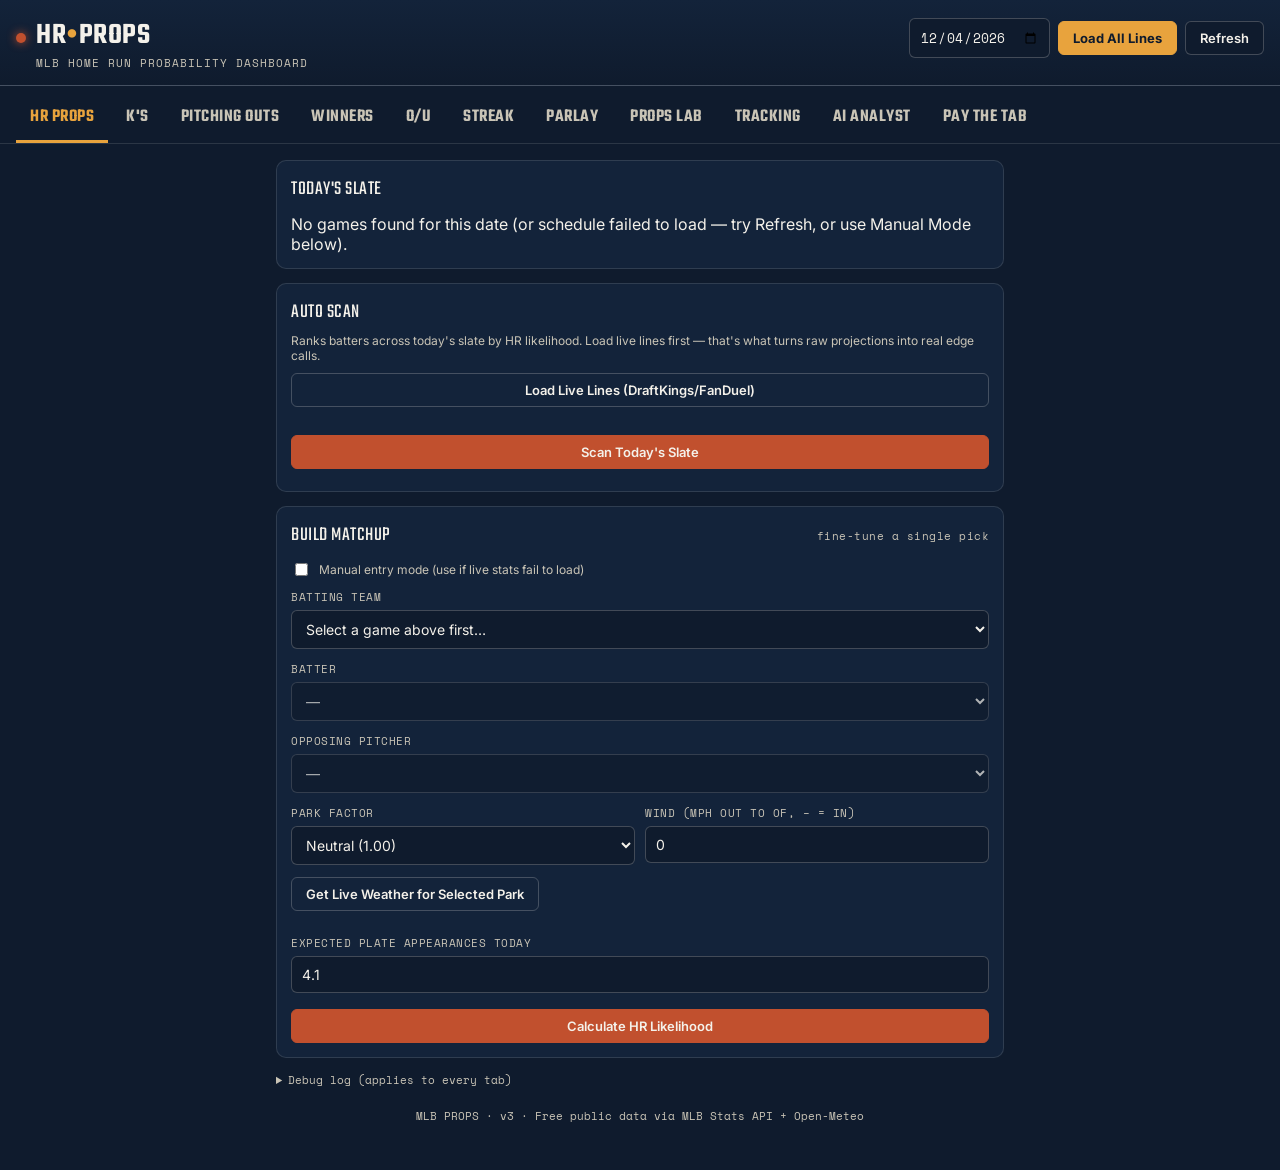
<file: index.html>
<!DOCTYPE html>
<html lang="en">
<head>
<meta charset="UTF-8">
<meta name="viewport" content="width=device-width, initial-scale=1.0">
<title>MLB Home Run Props</title>
<link rel="preconnect" href="https://fonts.googleapis.com">
<link rel="preconnect" href="https://fonts.gstatic.com" crossorigin>
<link href="https://fonts.googleapis.com/css2?family=Teko:wght@500;600;700&family=Space+Mono:wght@400;700&family=Inter:wght@400;500;600;700&display=swap" rel="stylesheet">
<style>
  :root{
    --ink:#0F1B2D; --ink-2:#13233A; --turf:#16352B; --turf-2:#1F4A3A;
    --chalk:#F4F1EA; --chalk-dim:#C9C4B6; --clay:#C1502E; --clay-2:#E06A45;
    --mustard:#E8A33D; --cold:#4A6FA5; --line:rgba(244,241,234,0.12); --line-strong:rgba(244,241,234,0.22);
    --mono:'Space Mono',monospace; --display:'Teko',sans-serif; --body:'Inter',sans-serif;
  }
  *{box-sizing:border-box;}
  body{margin:0;background:var(--ink);color:var(--chalk);font-family:var(--body);-webkit-font-smoothing:antialiased;}
  ::selection{background:var(--mustard);color:var(--ink);}

  header{background:linear-gradient(180deg, var(--ink-2) 0%, var(--ink) 100%); border-bottom:1px solid var(--line-strong); padding:18px 16px 14px; position:sticky; top:0; z-index:50;}
  .header-row{display:flex; align-items:baseline; justify-content:space-between; gap:12px; flex-wrap:wrap;}
  .brand{display:flex; align-items:baseline; gap:10px;}
  .brand .dot{width:10px;height:10px;border-radius:50%;background:var(--clay);box-shadow:0 0 10px var(--clay);}
  h1{font-family:var(--display); font-weight:600; letter-spacing:0.5px; font-size:30px; margin:0; line-height:1; color:var(--chalk); text-transform:uppercase;}
  h1 span{color:var(--mustard);}
  .sub{font-family:var(--mono); font-size:11px; color:var(--chalk-dim); letter-spacing:1px; text-transform:uppercase; margin-top:4px;}
  .header-controls{display:flex; gap:8px; align-items:center;}
  input[type="date"]{background:var(--ink); border:1px solid var(--line-strong); color:var(--chalk); font-family:var(--mono); font-size:13px; padding:8px 10px; border-radius:6px;}
  button{font-family:var(--body); font-weight:600; font-size:13px; cursor:pointer; border-radius:6px; border:1px solid var(--line-strong); background:var(--ink); color:var(--chalk); padding:8px 14px; transition:all .15s ease;}
  button:hover{border-color:var(--mustard); color:var(--mustard);}
  button.primary{background:var(--clay); border-color:var(--clay); color:var(--chalk);}
  button.primary:hover{background:var(--clay-2); border-color:var(--clay-2); color:var(--chalk);}
  button.ghost{background:transparent;}
  button:disabled{opacity:0.4; cursor:not-allowed;}

  nav.tabs{display:flex; gap:4px; padding:10px 16px 0; overflow-x:auto; background:var(--ink); border-bottom:1px solid var(--line);}
  .tab-btn{font-family:var(--display); font-size:18px; letter-spacing:0.5px; text-transform:uppercase; background:none; border:none; border-bottom:3px solid transparent; color:var(--chalk-dim); padding:8px 14px 10px; white-space:nowrap; border-radius:0;}
  .tab-btn:hover{color:var(--chalk); border-color:var(--line-strong);}
  .tab-btn.active{color:var(--mustard); border-color:var(--mustard);}
  .tab-btn.soon{opacity:0.45;}
  .tab-btn.soon:hover{color:var(--chalk-dim); border-color:transparent;}

  main{padding:16px; max-width:760px; margin:0 auto;}
  .panel{background:var(--ink-2); border:1px solid var(--line); border-radius:10px; padding:14px; margin-bottom:14px;}
  .panel-title{font-family:var(--display); font-size:20px; letter-spacing:0.5px; text-transform:uppercase; color:var(--chalk); margin:0 0 10px; display:flex; align-items:center; justify-content:space-between; flex-wrap:wrap; gap:6px;}
  .panel-title small{font-family:var(--mono); font-size:11px; color:var(--chalk-dim); text-transform:none;}
  .panel-desc{font-size:12px; color:var(--chalk-dim); margin:-4px 0 10px;}

  .soon-panel{text-align:center; padding:40px 16px; color:var(--chalk-dim);}
  .soon-panel .big{font-family:var(--display); font-size:34px; color:var(--chalk-dim); text-transform:uppercase;}

  .game-card{background:var(--turf); border:1px solid var(--line); border-radius:8px; padding:12px; margin-bottom:8px; cursor:pointer; transition:all .15s ease; display:flex; justify-content:space-between; align-items:center; gap:10px;}
  .game-card:hover{border-color:var(--mustard);}
  .game-card.selected{border-color:var(--mustard); background:var(--turf-2);}
  .game-matchup{font-family:var(--mono); font-size:14px; font-weight:700;}
  .game-meta{font-size:11px; color:var(--chalk-dim); margin-top:3px;}
  .badge-col{display:flex; flex-direction:column; gap:4px; align-items:flex-end;}
  .park-badge{font-family:var(--mono); font-size:11px; padding:3px 8px; border-radius:20px; border:1px solid var(--line-strong); white-space:nowrap;}
  .park-hot{color:var(--clay-2); border-color:var(--clay-2);}
  .park-neutral{color:var(--chalk-dim);}
  .park-cold{color:var(--cold); border-color:var(--cold);}
  .dome-badge{font-family:var(--mono); font-size:10px; padding:2px 7px; border-radius:20px; border:1px solid var(--line); color:var(--chalk-dim);}

  .field-row{margin-bottom:12px;}
  .field-row label{display:block; font-family:var(--mono); font-size:11px; text-transform:uppercase; letter-spacing:0.5px; color:var(--chalk-dim); margin-bottom:5px;}
  select, .field-row input[type="number"], .field-row input[type="text"]{width:100%; background:var(--ink); border:1px solid var(--line-strong); color:var(--chalk); font-family:var(--body); font-size:14px; padding:9px 10px; border-radius:6px;}
  .two-col{display:grid; grid-template-columns:1fr 1fr; gap:10px;}
  .toggle-row{display:flex; align-items:center; gap:8px; font-size:12px; color:var(--chalk-dim); margin-bottom:10px;}
  .toggle-row input{accent-color:var(--mustard);}
  .weather-line{font-family:var(--mono); font-size:11px; color:var(--chalk-dim); margin:-6px 0 10px; min-height:14px;}

  .readout{background:var(--ink); border:1px solid var(--line-strong); border-radius:10px; padding:18px; text-align:center; margin-top:6px;}
  .readout-label{font-family:var(--mono); font-size:11px; letter-spacing:2px; color:var(--chalk-dim); text-transform:uppercase;}
  .readout-number{font-family:var(--mono); font-size:52px; font-weight:700; line-height:1.1; margin:6px 0; letter-spacing:1px;}
  .readout-bar-track{height:10px; background:rgba(244,241,234,0.08); border-radius:6px; overflow:hidden; margin:10px 0 6px;}
  .readout-bar-fill{height:100%; border-radius:6px; transition:width .4s ease;}
  .readout-tag{display:inline-block; font-family:var(--display); font-size:18px; letter-spacing:1px; text-transform:uppercase; padding:3px 14px; border-radius:20px; margin-top:6px;}
  .stat-grid{display:grid; grid-template-columns:1fr 1fr; gap:8px; margin-top:14px;}
  .stat-box{background:var(--ink); border:1px solid var(--line); border-radius:6px; padding:8px 10px;}
  .stat-box .k{font-family:var(--mono); font-size:10px; color:var(--chalk-dim); text-transform:uppercase;}
  .stat-box .v{font-family:var(--mono); font-size:15px; font-weight:700; margin-top:2px;}

  .dual-readout{display:flex; gap:10px; margin-top:6px;}
  .team-prob-box{flex:1; background:var(--ink); border:1px solid var(--line-strong); border-radius:10px; padding:14px; text-align:center;}
  .team-prob-box .tname{font-family:var(--mono); font-size:11px; color:var(--chalk-dim); text-transform:uppercase; letter-spacing:1px;}
  .team-prob-box .tprob{font-family:var(--mono); font-size:34px; font-weight:700; margin:6px 0 0;}
  .type-chip{font-family:var(--mono); font-size:10px; padding:2px 6px; border-radius:4px; border:1px solid var(--line-strong); color:var(--chalk-dim); margin-right:6px; text-transform:uppercase;}

  .odds-status{font-family:var(--mono); font-size:11px; color:var(--chalk-dim); margin-top:6px; min-height:14px;}
  .edge-pill{display:inline-block; font-family:var(--mono); font-size:12px; font-weight:700; padding:3px 10px; border-radius:14px; margin-top:4px;}
  .edge-take{background:rgba(124,198,138,0.15); color:#7CC68A; border:1px solid #7CC68A;}
  .edge-pass{background:rgba(74,111,165,0.15); color:var(--cold); border:1px solid var(--cold);}
  .edge-close{background:rgba(232,163,61,0.12); color:var(--mustard); border:1px solid var(--mustard);}
  .best-bet-card{background:linear-gradient(135deg, rgba(193,80,46,0.18), rgba(232,163,61,0.10)); border:1px solid var(--mustard); border-radius:10px; padding:12px; margin-bottom:10px;}
  .best-bet-label{font-family:var(--mono); font-size:10px; letter-spacing:1px; color:var(--mustard); text-transform:uppercase;}
  .best-bet-name{font-family:var(--display); font-size:22px; text-transform:uppercase; color:var(--chalk); margin:4px 0 2px;}
  .best-bet-meta{font-family:var(--mono); font-size:12px; color:var(--chalk-dim);}

  .parlay-leg-row{display:flex; justify-content:space-between; align-items:center; gap:8px; padding:10px; border-bottom:1px solid var(--line);}
  .parlay-leg-row:last-child{border-bottom:none;}
  .parlay-leg-main{flex:1;}
  .parlay-leg-name{font-weight:700; font-size:13px;}
  .parlay-leg-meta{font-family:var(--mono); font-size:11px; color:var(--chalk-dim); margin-top:2px;}
  .parlay-summary{display:flex; gap:14px; font-family:var(--mono); font-size:12px; color:var(--chalk-dim); margin-top:10px; padding-top:10px; border-top:1px solid var(--line);}
  .parlay-summary b{color:var(--chalk); font-size:16px; display:block;}

  /* Props Lab */
  .lab-filter-row{display:flex; gap:6px; flex-wrap:wrap; margin-bottom:10px;}
  .lab-filter-btn{font-size:12px; padding:5px 10px; border-radius:14px;}
  .lab-filter-btn.active{background:var(--mustard); border-color:var(--mustard); color:var(--ink);}
  .lab-prop-row{padding:10px; border-bottom:1px solid var(--line);}
  .lab-prop-row:last-child{border-bottom:none;}
  .lab-prop-header{display:flex; justify-content:space-between; align-items:flex-start; gap:8px;}
  .lab-prop-name{font-weight:700; font-size:13px;}
  .lab-prop-meta{font-family:var(--mono); font-size:11px; color:var(--chalk-dim); margin-top:2px;}
  .lab-prop-nums{display:flex; gap:8px; margin-top:6px; font-family:var(--mono); font-size:11px; flex-wrap:wrap;}
  .lab-num{background:var(--ink); border:1px solid var(--line); border-radius:6px; padding:4px 8px;}
  .lab-num span{color:var(--chalk-dim);}
  .tier-badge{font-family:var(--mono); font-size:10px; padding:2px 7px; border-radius:4px; white-space:nowrap;}
  .tier-strong{background:rgba(193,80,46,0.25); color:var(--clay-2); border:1px solid var(--clay-2);}
  .tier-medium{background:rgba(232,163,61,0.15); color:var(--mustard); border:1px solid var(--mustard);}
  .tier-small{background:rgba(244,241,234,0.08); color:var(--chalk-dim); border:1px solid var(--line-strong);}
  .reliability-card{background:var(--ink); border:1px solid var(--line); border-radius:8px; padding:10px; margin-bottom:8px;}
  .reliability-header{display:flex; justify-content:space-between; align-items:center; margin-bottom:6px;}
  .reliability-title{font-family:var(--mono); font-size:12px; text-transform:uppercase;}
  .reliability-pct{font-family:var(--mono); font-size:20px; font-weight:700;}
  .reliability-bar-track{height:6px; background:rgba(244,241,234,0.08); border-radius:4px; overflow:hidden;}
  .reliability-bar-fill{height:100%; border-radius:4px;}
  .reliability-detail{font-family:var(--mono); font-size:11px; color:var(--chalk-dim); margin-top:4px;}

  .roi-table{width:100%; border-collapse:collapse; font-family:var(--mono); font-size:12px; margin-top:8px;}
  .roi-table th{text-align:left; color:var(--chalk-dim); font-size:10px; text-transform:uppercase; padding:4px 6px; border-bottom:1px solid var(--line);}
  .roi-table td{padding:8px 6px; border-bottom:1px solid var(--line);}
  .roi-table tr:last-child td{border-bottom:none;}
  .roi-table .profit{color:#7CC68A; font-weight:700;}
  .roi-table .loss{color:var(--cold); font-weight:700;}
  .roi-table .even{color:var(--mustard);}
  .roi-table .dim{color:var(--chalk-dim);}
  .track-row{padding:10px; border-bottom:1px solid var(--line);}
  .track-row:last-child{border-bottom:none;}
  .track-name{font-weight:700; font-size:13px;}
  .track-meta{font-family:var(--mono); font-size:11px; color:var(--chalk-dim); margin-top:2px;}
  .track-outcome{font-family:var(--mono); font-size:11px; margin-top:4px;}
  .rec-badge{display:inline-block; font-family:var(--mono); font-size:10px; padding:1px 6px; border-radius:4px; margin-right:4px; border:1px solid var(--clay); color:var(--clay-2); background:rgba(193,80,46,0.12);}
  .unit-win{color:#7CC68A; font-weight:700;}
  .unit-loss{color:var(--cold); font-weight:700;}
  .unit-neutral{color:var(--chalk-dim);}

  /* Pay The Tab */
  .pt-card-row{display:flex;align-items:center;gap:10px;padding:12px;border-bottom:1px solid var(--line);cursor:pointer;}
  .pt-card-row:last-child{border-bottom:none;}
  .pt-card-row:hover{background:rgba(244,241,234,0.04);}
  .pt-card-main{flex:1;}
  .pt-card-name{font-weight:700;font-size:14px;}
  .pt-card-meta{font-family:var(--mono);font-size:11px;color:var(--chalk-dim);margin-top:2px;}
  .pt-card-balance{font-family:var(--mono);font-weight:700;font-size:16px;color:var(--clay-2);}
  .pt-card-apr{font-family:var(--mono);font-size:11px;color:var(--chalk-dim);}
  .pt-parlay-leg{display:flex;justify-content:space-between;align-items:flex-start;gap:8px;padding:10px;border-bottom:1px solid var(--line);}
  .pt-parlay-leg:last-child{border-bottom:none;}
  .pt-leg-name{font-weight:700;font-size:13px;}
  .pt-leg-meta{font-family:var(--mono);font-size:11px;color:var(--chalk-dim);margin-top:2px;}
  .pt-leg-odds{font-family:var(--mono);font-weight:700;font-size:15px;color:#7CC68A;text-align:right;flex-shrink:0;}
  .pt-payout-box{background:linear-gradient(135deg,rgba(124,198,138,0.15),rgba(232,163,61,0.08));border:1px solid #7CC68A;border-radius:10px;padding:14px;margin-top:10px;}
  .pt-payout-label{font-family:var(--mono);font-size:10px;color:var(--chalk-dim);text-transform:uppercase;letter-spacing:1px;}
  .pt-payout-amount{font-family:var(--display);font-size:28px;text-transform:uppercase;color:#7CC68A;margin:4px 0;}
  .pt-payout-meta{font-family:var(--mono);font-size:11px;color:var(--chalk-dim);}
  .pt-warning-box{background:rgba(193,80,46,0.12);border:1px solid var(--clay);border-radius:8px;padding:10px;margin-top:8px;font-family:var(--mono);font-size:12px;color:var(--clay-2);}

  /* Streak Starter */
  .streak-slot{display:flex;align-items:center;gap:10px;padding:10px;border:1px dashed var(--line);border-radius:8px;margin-bottom:6px;background:rgba(244,241,234,0.03);}
  .streak-slot.filled{border-color:var(--mustard);background:rgba(232,163,61,0.06);}
  .streak-slot-num{font-family:var(--mono);font-size:18px;font-weight:700;color:var(--chalk-dim);width:22px;flex-shrink:0;}
  .streak-slot-content{flex:1;}
  .streak-slot-name{font-weight:700;font-size:13px;}
  .streak-slot-meta{font-family:var(--mono);font-size:11px;color:var(--chalk-dim);margin-top:2px;}
  .streak-slot-direction{font-family:var(--mono);font-size:12px;font-weight:700;padding:2px 8px;border-radius:4px;}
  .streak-higher{color:#7CC68A;border:1px solid #7CC68A;background:rgba(124,198,138,0.12);}
  .streak-lower{color:var(--cold);border:1px solid var(--cold);background:rgba(74,111,165,0.12);}
  .streak-prob-bar{height:4px;background:rgba(244,241,234,0.08);border-radius:2px;overflow:hidden;margin-top:8px;}
  .streak-prob-fill{height:100%;border-radius:2px;background:var(--mustard);transition:width 0.3s;}
  .streak-combined{font-family:var(--mono);font-size:12px;color:var(--chalk-dim);margin-top:6px;text-align:center;}

  .pick-card{border:1px solid var(--line);border-radius:10px;padding:12px;margin-bottom:8px;}
  .pick-card-header{display:flex;justify-content:space-between;align-items:flex-start;gap:8px;margin-bottom:8px;}
  .pick-card-name{font-weight:700;font-size:14px;}
  .pick-card-meta{font-family:var(--mono);font-size:11px;color:var(--chalk-dim);margin-top:2px;}
  .pick-card-stat{font-family:var(--display);font-size:13px;text-transform:uppercase;color:var(--mustard);}
  .pick-card-btns{display:flex;gap:6px;}
  .pick-higher-btn,.pick-lower-btn{flex:1;padding:8px;font-family:var(--mono);font-size:12px;font-weight:700;border-radius:6px;border:1px solid;cursor:pointer;text-align:center;}
  .pick-higher-btn{color:#7CC68A;border-color:#7CC68A;background:rgba(124,198,138,0.08);}
  .pick-higher-btn:hover,.pick-higher-btn.selected{background:rgba(124,198,138,0.22);}
  .pick-lower-btn{color:var(--cold);border-color:var(--cold);background:rgba(74,111,165,0.08);}
  .pick-lower-btn:hover,.pick-lower-btn.selected{background:rgba(74,111,165,0.22);}
  .pick-card-prob{font-family:var(--mono);font-size:11px;color:var(--chalk-dim);margin-top:4px;text-align:center;}

  /* O/U leaderboard */
  .ou-row{display:flex;align-items:center;gap:8px;padding:10px;border-bottom:1px solid var(--line);}
  .ou-row:last-child{border-bottom:none;}
  .ou-main{flex:1;}
  .ou-matchup{font-weight:700;font-size:13px;}
  .ou-pitchers{font-family:var(--mono);font-size:11px;color:var(--chalk-dim);margin-top:2px;}
  .ou-nums{display:flex;gap:8px;margin-top:4px;flex-wrap:wrap;}
  .ou-stat{font-family:var(--mono);font-size:11px;background:var(--ink);border:1px solid var(--line);border-radius:4px;padding:2px 6px;}
  .ou-right{text-align:right;flex-shrink:0;}
  .ou-proj{font-family:var(--mono);font-weight:700;font-size:15px;}
  .ou-direction{font-family:var(--mono);font-size:11px;margin-top:2px;}

  .bucket-row{display:flex; justify-content:space-between; align-items:center; padding:9px 0; border-bottom:1px solid var(--line); font-size:13px;}
  .bucket-row:last-child{border-bottom:none;}
  .bucket-label{font-weight:700;}
  .bucket-sample{font-family:var(--mono); font-size:11px; color:var(--chalk-dim); margin-top:1px;}
  .bucket-rate{font-family:var(--mono); font-weight:700; font-size:16px;}

  .leaderboard-row{display:flex; align-items:center; gap:10px; padding:10px; border-bottom:1px solid var(--line); cursor:pointer;}
  .leaderboard-row:last-child{border-bottom:none;}
  .leaderboard-row:hover{background:rgba(244,241,234,0.04);}
  .leaderboard-row.lb-dimmed{opacity:0.38;}
  .rank{font-family:var(--mono); font-size:13px; color:var(--chalk-dim); width:22px; flex-shrink:0;}
  .lb-main{flex:1; min-width:0;}
  .lb-name{font-weight:700; font-size:13px; white-space:nowrap; overflow:hidden; text-overflow:ellipsis;}
  .lb-meta{font-family:var(--mono); font-size:11px; color:var(--chalk-dim); margin-top:2px; white-space:nowrap; overflow:hidden; text-overflow:ellipsis;}
  .lb-right{display:flex; flex-direction:column; align-items:flex-end; gap:3px; flex-shrink:0;}
  .lb-score{font-family:var(--mono); font-weight:700; font-size:15px;}
  .lb-edge-badge{font-family:var(--mono); font-size:10px; padding:2px 6px; border-radius:10px; white-space:nowrap;}
  .lb-edge-take{background:rgba(124,198,138,0.15); color:#7CC68A; border:1px solid #7CC68A;}
  .lb-edge-close{background:rgba(232,163,61,0.12); color:var(--mustard); border:1px solid var(--mustard);}
  .lb-edge-pass{background:rgba(74,111,165,0.12); color:var(--cold); border:1px solid var(--cold);}
  .lb-edge-unknown{color:var(--chalk-dim); font-size:10px; font-family:var(--mono);}

  .edge-gate-row{display:flex; align-items:center; gap:8px; margin-bottom:8px; font-size:12px; color:var(--chalk-dim);}
  .edge-gate-row input{accent-color:var(--mustard);}

  .breakeven-row{font-family:var(--mono); font-size:11px; color:var(--chalk-dim); margin-top:4px;}
  .breakeven-row .be-val{color:var(--mustard);}
  .breakeven-row .be-good{color:#7CC68A;}
  .breakeven-row .be-bad{color:var(--cold);}

  .bestbets-panel{background:linear-gradient(135deg,rgba(193,80,46,0.12),rgba(232,163,61,0.07)); border:1px solid var(--mustard); border-radius:10px; padding:14px; margin-bottom:14px;}
  .bestbets-title{font-family:var(--display); font-size:22px; text-transform:uppercase; letter-spacing:0.5px; color:var(--mustard); margin:0 0 4px;}
  .bestbets-sub{font-family:var(--mono); font-size:11px; color:var(--chalk-dim); margin-bottom:10px;}
  .bestbet-row{display:flex; justify-content:space-between; align-items:center; gap:8px; padding:8px 0; border-bottom:1px solid rgba(232,163,61,0.15);}
  .bestbet-row:last-child{border-bottom:none;}
  .bestbet-left{flex:1;}
  .bestbet-name{font-weight:700; font-size:13px;}
  .bestbet-meta{font-family:var(--mono); font-size:11px; color:var(--chalk-dim); margin-top:2px;}
  .bestbet-right{text-align:right; flex-shrink:0;}
  .bestbet-edge{font-family:var(--mono); font-weight:700; font-size:14px; color:#7CC68A;}
  .bestbet-odds{font-family:var(--mono); font-size:11px; color:var(--chalk-dim);}
  .no-lines-notice{font-family:var(--mono); font-size:11px; color:var(--mustard); padding:8px; background:rgba(232,163,61,0.08); border-radius:6px; border:1px solid rgba(232,163,61,0.2); margin-bottom:10px;}
  .progress-text{font-family:var(--mono); font-size:12px; color:var(--mustard); margin-top:8px;}

  .pick-row{display:flex; justify-content:space-between; align-items:center; gap:8px; padding:10px; border-bottom:1px solid var(--line); font-size:13px;}
  .pick-row:last-child{border-bottom:none;}
  .pick-main{flex:1;}
  .pick-name{font-weight:700;}
  .pick-meta{font-family:var(--mono); font-size:11px; color:var(--chalk-dim); margin-top:2px;}
  .pick-status{font-family:var(--mono); font-size:11px; padding:3px 8px; border-radius:14px; white-space:nowrap;}
  .status-pending{color:var(--mustard); border:1px solid var(--mustard);}
  .status-win{color:#7CC68A; border:1px solid #7CC68A;}
  .status-loss{color:var(--chalk-dim); border:1px solid var(--line-strong);}
  .record-bar{display:flex; gap:14px; font-family:var(--mono); font-size:12px; color:var(--chalk-dim); margin-bottom:10px; padding-bottom:10px; border-bottom:1px solid var(--line);}
  .record-bar b{color:var(--chalk); font-size:14px;}

  details.debug{margin-top:6px;}
  details.debug summary{font-family:var(--mono); font-size:11px; color:var(--chalk-dim); cursor:pointer;}
  .log-line{font-family:var(--mono); font-size:11px; color:var(--chalk-dim); padding:2px 0; border-bottom:1px dotted var(--line);}
  .log-line.err{color:var(--clay-2);}
  .log-line.ok{color:#7CC68A;}

  .conviction-badge{display:inline-flex;align-items:center;gap:3px;font-family:var(--mono);font-size:10px;padding:2px 7px;border-radius:10px;font-weight:700;}
  .conviction-5{background:rgba(124,198,138,0.2);color:#7CC68A;border:1px solid #7CC68A;}
  .conviction-4{background:rgba(124,198,138,0.1);color:#7CC68A;border:1px solid rgba(124,198,138,0.4);}
  .conviction-3{background:rgba(232,163,61,0.12);color:var(--mustard);border:1px solid rgba(232,163,61,0.4);}
  .conviction-2{background:rgba(244,241,234,0.06);color:var(--chalk-dim);border:1px solid var(--line-strong);}
  .conviction-1{background:rgba(74,111,165,0.1);color:var(--cold);border:1px solid rgba(74,111,165,0.3);}
  .conviction-dot{width:6px;height:6px;border-radius:50%;display:inline-block;}
  .footer-note{text-align:center; color:var(--chalk-dim); font-size:11px; font-family:var(--mono); padding:20px 0 30px;}
</style>
</head>
<body>

<header>
  <div class="header-row">
    <div class="brand">
      <div class="dot"></div>
      <div>
        <h1>HR<span>•</span>Props</h1>
        <div class="sub">MLB Home Run Probability Dashboard</div>
      </div>
    </div>
    <div class="header-controls">
      <input type="date" id="datePicker">
      <button id="loadAllLinesBtn" style="background:var(--mustard);color:var(--ink);border-color:var(--mustard);font-weight:700;">Load All Lines</button>
      <button id="refreshBtn">Refresh</button>
    </div>
  </div>
  <div id="globalLinesStatus" style="display:none;font-family:var(--mono);font-size:11px;color:var(--chalk-dim);padding:4px 16px 8px;border-bottom:1px solid var(--line);"></div>
</header>

<nav class="tabs">
  <button class="tab-btn active" data-tab="hr">HR Props</button>
  <button class="tab-btn" data-tab="ks">K's</button>
  <button class="tab-btn" data-tab="outs">Pitching Outs</button>
  <button class="tab-btn" data-tab="winners">Winners</button>
  <button class="tab-btn" data-tab="ou">O/U</button>
  <button class="tab-btn" data-tab="streak">Streak</button>
  <button class="tab-btn" data-tab="parlay">Parlay</button>
  <button class="tab-btn" data-tab="lab">Props Lab</button>
  <button class="tab-btn" data-tab="tracking">Tracking</button>
  <button class="tab-btn" data-tab="ai">AI Analyst</button>
  <button class="tab-btn" data-tab="paytab">Pay The Tab</button>
</nav>

<main>

  <!-- ============ HR PROPS TAB ============ -->
  <div id="tab-hr">

    <div class="panel">
      <div class="panel-title">Today's Slate <small id="slateCount"></small></div>
      <div id="gamesList"><div class="empty-state">Loading games…</div></div>
    </div>

    <div class="panel">
      <div class="panel-title">Auto Scan</div>
      <div class="panel-desc">Ranks batters across today's slate by HR likelihood. Load live lines first — that's what turns raw projections into real edge calls.</div>
      <button class="ghost" id="hrLoadOddsBtn" type="button" style="width:100%; margin-bottom:8px;">Load Live Lines (DraftKings/FanDuel)</button>
      <div class="odds-status" id="hrOddsStatus"></div>
      <div id="hrNoLinesNotice" class="no-lines-notice" style="display:none;">⚠️ Live lines not loaded — leaderboard shows raw probability only, not edge. Load lines above before picking.</div>
      <button class="primary" id="scanBtn" style="width:100%;">Scan Today's Slate</button>
      <div class="progress-text" id="scanProgress"></div>
      <div id="hrBestBet"></div>
      <div class="edge-gate-row" id="hrEdgeGateRow" style="display:none;">
        <input type="checkbox" id="hrEdgeGate">
        <label for="hrEdgeGate" style="margin:0; font-family:var(--body);">Hide plays with &lt; 3pt edge (Take plays only)</label>
      </div>
      <div id="leaderboard" style="margin-top:6px;"></div>
    </div>

    <div class="panel" id="hrPropsBoardPanel" style="display:none;">
      <div class="panel-title">HR Props on the Board <small id="hrBoardCount"></small></div>
      <div class="panel-desc">Every batter with a HR prop offered today, ranked by edge vs book. Model probability comes from the scan above. Green = we like the Over.</div>
      <div id="hrPropsBoard"></div>
    </div>

    <div class="panel">
      <div class="panel-title">Build Matchup <small>fine-tune a single pick</small></div>

      <div class="toggle-row">
        <input type="checkbox" id="manualMode">
        <label for="manualMode" style="margin:0; text-transform:none; font-family:var(--body); color:var(--chalk-dim);">
          Manual entry mode (use if live stats fail to load)
        </label>
      </div>

      <div class="field-row">
        <label>Batting Team</label>
        <select id="battingTeamSelect"><option value="">Select a game above first…</option></select>
      </div>
      <div class="field-row">
        <label>Batter</label>
        <select id="batterSelect" disabled><option value="">—</option></select>
      </div>
      <div class="field-row">
        <label>Opposing Pitcher</label>
        <select id="pitcherSelect" disabled><option value="">—</option></select>
      </div>

      <div id="manualFields" style="display:none;">
        <div class="two-col">
          <div class="field-row">
            <label>Batter HR / PA (e.g. .035)</label>
            <input type="number" step="0.001" id="manBatHRrate" placeholder="0.035">
          </div>
          <div class="field-row">
            <label>Pitcher HR/9</label>
            <input type="number" step="0.1" id="manPitHR9" placeholder="1.2">
          </div>
        </div>
      </div>

      <div class="two-col">
        <div class="field-row">
          <label>Park Factor</label>
          <select id="parkFactorSelect"></select>
        </div>
        <div class="field-row">
          <label>Wind (mph out to OF, − = in)</label>
          <input type="number" id="windInput" value="0" step="1">
        </div>
      </div>
      <button class="ghost" id="weatherBtn" type="button" style="margin-bottom:6px;">Get Live Weather for Selected Park</button>
      <div class="weather-line" id="weatherLine"></div>

      <div class="field-row">
        <label>Expected Plate Appearances Today</label>
        <input type="number" id="paInput" value="4.1" step="0.1">
      </div>

      <button class="primary" id="calcBtn" style="width:100%; margin-top:4px;">Calculate HR Likelihood</button>
    </div>

    <div class="panel" id="resultPanel" style="display:none;">
      <div class="panel-title">Readout</div>
      <div class="readout">
        <div class="readout-label">HR Likelihood — Game</div>
        <div class="readout-number" id="readoutNumber">--%</div>
        <div class="readout-bar-track"><div class="readout-bar-fill" id="readoutBar" style="width:0%;"></div></div>
        <div class="readout-tag" id="readoutTag">—</div>

        <div class="stat-grid">
          <div class="stat-box"><div class="k">Batter HR Rate</div><div class="v" id="outBatRate">--</div></div>
          <div class="stat-box"><div class="k">vs League Avg</div><div class="v" id="outBatRel">--</div></div>
          <div class="stat-box"><div class="k">Pitcher HR/9 (blended)</div><div class="v" id="outPitHR9">--</div></div>
          <div class="stat-box"><div class="k">vs League Avg</div><div class="v" id="outPitRel">--</div></div>
          <div class="stat-box"><div class="k">Park Factor</div><div class="v" id="outPark">--</div></div>
          <div class="stat-box"><div class="k">Temp Adj.</div><div class="v" id="outTemp">--</div></div>
          <div class="stat-box"><div class="k">Wind Adj.</div><div class="v" id="outWind">--</div></div>
          <div class="stat-box"><div class="k">Recent Form</div><div class="v" id="outRecent">--</div></div>
          <div class="stat-box" style="grid-column:1/-1;"><div class="k">Platoon (vs pitcher hand)</div><div class="v" id="outPlatoon" style="font-size:12px;">--</div></div>
          <div class="stat-box" style="grid-column:1/-1;"><div class="k">Statcast Quality Adj.</div><div class="v" id="outStatcast" style="font-size:12px;">--</div></div>
          <div class="stat-box" style="grid-column:1/-1;"><div class="k">Pitcher FB Rate Adj.</div><div class="v" id="outFBRate" style="font-size:12px;">--</div></div>
          <div class="stat-box"><div class="k">Proj. PA (lineup)</div><div class="v" id="outPA">--</div></div>
        </div>
        <div id="hrEdgeBlock"></div>
        <div id="hrConvictionBlock"></div>
      </div>
      <div class="two-col" style="margin-top:12px;">
        <button id="savePickBtn">Save to Tracking</button>
        <button id="hrAddParlayBtn">Add to Parlay</button>
      </div>
    </div>
  </div>

  <!-- ============ K's TAB ============ -->
  <div id="tab-ks" style="display:none;">
    <div class="panel">
      <div class="panel-title">Auto Scan</div>
      <div class="panel-desc">Ranks every probable starter on today's slate by projected strikeouts. Tap a row to load it into the calculator below with a real opposing-team K rate.</div>
      <button class="ghost" id="ksLoadOddsBtn" type="button" style="width:100%; margin-bottom:8px;">Load Live Lines (DraftKings/FanDuel)</button>
      <div class="odds-status" id="ksOddsStatus"></div>
      <div id="ksNoLinesNotice" class="no-lines-notice" style="display:none;">⚠️ Live lines not loaded — rankings show raw projection only, not edge vs book.</div>
      <button class="primary" id="ksScanBtn" style="width:100%;">Scan Today's Slate</button>
      <div class="progress-text" id="ksScanProgress"></div>
      <div id="ksBestBet"></div>
      <div class="edge-gate-row" id="ksEdgeGateRow" style="display:none;">
        <input type="checkbox" id="ksEdgeGate">
        <label for="ksEdgeGate" style="margin:0; font-family:var(--body);">Hide plays with &lt; 3pt edge</label>
      </div>
      <div id="ksLeaderboard" style="margin-top:6px;"></div>
    </div>

    <div class="panel">
      <div class="panel-title">Strikeout Prop <small>fine-tune a single pick</small></div>
      <div class="panel-desc">Projects total strikeouts for a starting pitcher using their K rate (season blended with last 5 starts) against the opposing lineup's season strikeout rate, scaled to projected batters faced.</div>

      <div class="field-row"><label>Game</label><select id="ksGameSelect"><option value="">Loading games…</option></select></div>
      <div class="field-row"><label>Pitcher</label><select id="ksPitcherSelect" disabled><option value="">—</option></select></div>

      <div class="toggle-row">
        <input type="checkbox" id="ksManualMode">
        <label for="ksManualMode" style="margin:0; text-transform:none; font-family:var(--body); color:var(--chalk-dim);">Manual entry mode</label>
      </div>
      <div id="ksManualFields" style="display:none;">
        <div class="two-col">
          <div class="field-row"><label>Pitcher K% per BF (e.g. .25)</label><input type="number" step="0.01" id="ksManKpct" placeholder="0.25"></div>
          <div class="field-row"><label>Opp Team K% (e.g. .23)</label><input type="number" step="0.01" id="ksManOppKpct" placeholder="0.23"></div>
        </div>
        <div class="field-row"><label>Projected Batters Faced</label><input type="number" id="ksManBF" value="21"></div>
      </div>

      <div class="field-row"><label>Strikeout Line</label><input type="number" step="0.5" id="ksLine" value="5.5"></div>
      <button class="primary" id="ksCalcBtn" style="width:100%;">Calculate</button>
    </div>

    <div class="panel" id="ksResultPanel" style="display:none;">
      <div class="panel-title">Readout</div>
      <div class="readout">
        <div class="readout-label">Projected Strikeouts</div>
        <div class="readout-number" id="ksProjNumber">--</div>
        <div class="readout-tag" id="ksTag">—</div>
        <div class="stat-grid">
          <div class="stat-box"><div class="k">Over Line</div><div class="v" id="ksOverPct">--</div></div>
          <div class="stat-box"><div class="k">Under Line</div><div class="v" id="ksUnderPct">--</div></div>
          <div class="stat-box"><div class="k">Pitcher K% (blended)</div><div class="v" id="ksPitRate">--</div></div>
          <div class="stat-box"><div class="k">Opp Team K%</div><div class="v" id="ksOppRate">--</div></div>
          <div class="stat-box"><div class="k">Proj. Batters Faced</div><div class="v" id="ksBF">--</div></div>
          <div class="stat-box"><div class="k">Recent Form</div><div class="v" id="ksRecent">--</div></div>
        </div>
        <div id="ksEdgeBlock"></div>
      </div>
      <div class="two-col" style="margin-top:12px;">
        <button id="ksSaveOverBtn">Save: Over</button>
        <button id="ksSaveUnderBtn">Save: Under</button>
      </div>
      <button id="ksAddParlayBtn" style="width:100%; margin-top:8px;">Add to Parlay</button>
    </div>
  </div>

  <!-- ============ PITCHING OUTS TAB ============ -->
  <div id="tab-outs" style="display:none;">
    <div class="panel">
      <div class="panel-title">Auto Scan</div>
      <div class="panel-desc">Ranks every probable starter on today's slate by projected outs recorded, factoring opponent offense strength. Tap a row to load it into the calculator below.</div>
      <button class="ghost" id="outsLoadOddsBtn" type="button" style="width:100%; margin-bottom:8px;">Load Live Lines (DraftKings/FanDuel)</button>
      <div class="odds-status" id="outsOddsStatus"></div>
      <div id="outsNoLinesNotice" class="no-lines-notice" style="display:none;">⚠️ Live lines not loaded — rankings show raw projection only, not edge vs book.</div>
      <button class="primary" id="outsScanBtn" style="width:100%;">Scan Today's Slate</button>
      <div class="progress-text" id="outsScanProgress"></div>
      <div id="outsBestBet"></div>
      <div class="edge-gate-row" id="outsEdgeGateRow" style="display:none;">
        <input type="checkbox" id="outsEdgeGate">
        <label for="outsEdgeGate" style="margin:0; font-family:var(--body);">Hide plays with &lt; 3pt edge</label>
      </div>
      <div id="outsLeaderboard" style="margin-top:6px;"></div>
    </div>

    <div class="panel">
      <div class="panel-title">Pitching Outs Prop <small>fine-tune a single pick</small></div>
      <div class="panel-desc">Projects outs recorded using the starter's innings/start (season blended with last 5 starts), adjusted for the opposing lineup's offensive strength relative to league average.</div>

      <div class="field-row"><label>Game</label><select id="outsGameSelect"><option value="">Loading games…</option></select></div>
      <div class="field-row"><label>Pitcher</label><select id="outsPitcherSelect" disabled><option value="">—</option></select></div>

      <div class="toggle-row">
        <input type="checkbox" id="outsManualMode">
        <label for="outsManualMode" style="margin:0; text-transform:none; font-family:var(--body); color:var(--chalk-dim);">Manual entry mode</label>
      </div>
      <div id="outsManualFields" style="display:none;">
        <div class="two-col">
          <div class="field-row"><label>Avg IP / Start</label><input type="number" step="0.1" id="outsManIP" placeholder="5.5"></div>
          <div class="field-row"><label>Opp Runs/Game (e.g. 4.3)</label><input type="number" step="0.1" id="outsManOppRuns" placeholder="4.3"></div>
        </div>
      </div>

      <div class="field-row"><label>Outs Line (3 outs = 1 inning)</label><input type="number" step="0.5" id="outsLine" value="15.5"></div>
      <button class="primary" id="outsCalcBtn" style="width:100%;">Calculate</button>
    </div>

    <div class="panel" id="outsResultPanel" style="display:none;">
      <div class="panel-title">Readout</div>
      <div class="readout">
        <div class="readout-label">Projected Outs Recorded</div>
        <div class="readout-number" id="outsProjNumber">--</div>
        <div class="readout-tag" id="outsTag">—</div>
        <div class="stat-grid">
          <div class="stat-box"><div class="k">Over line</div><div class="v" id="outsOverPct">--</div></div>
          <div class="stat-box"><div class="k">Under line</div><div class="v" id="outsUnderPct">--</div></div>
          <div class="stat-box"><div class="k">Avg IP / Start</div><div class="v" id="outsIPstat">--</div></div>
          <div class="stat-box"><div class="k">Opp Offense Factor</div><div class="v" id="outsOppFactor">--</div></div>
        </div>
        <div id="outsEdgeBlock"></div>
      </div>
      <div class="two-col" style="margin-top:12px;">
        <button id="outsSaveOverBtn">Save: Over</button>
        <button id="outsSaveUnderBtn">Save: Under</button>
      </div>
      <button id="outsAddParlayBtn" style="width:100%; margin-top:8px;">Add to Parlay</button>
    </div>
  </div>

  <!-- ============ WINNERS TAB ============ -->
  <div id="tab-winners" style="display:none;">
    <div class="panel">
      <div class="panel-title">Auto Scan</div>
      <div class="panel-desc">Runs the win model across every game on today's slate at once, biggest favorites first. Tap a row to load it into the calculator below.</div>
      <button class="ghost" id="winLoadOddsBtn" type="button" style="width:100%; margin-bottom:8px;">Load Live Lines (DraftKings/FanDuel)</button>
      <div class="odds-status" id="winOddsStatus"></div>
      <div id="winNoLinesNotice" class="no-lines-notice" style="display:none;">⚠️ Live lines not loaded. Short favorites look safe but are traps without real edge — load lines first.</div>
      <button class="primary" id="winScanBtn" style="width:100%;">Scan Today's Slate</button>
      <div class="progress-text" id="winScanProgress"></div>
      <div id="winBestBet"></div>
      <div class="edge-gate-row" id="winEdgeGateRow" style="display:none;">
        <input type="checkbox" id="winEdgeGate">
        <label for="winEdgeGate" style="margin:0; font-family:var(--body);">Hide plays with &lt; 3pt edge</label>
      </div>
      <div id="winLeaderboard" style="margin-top:6px;"></div>
    </div>

    <div class="panel">
      <div class="panel-title">Game Winner <small>fine-tune a single pick</small></div>
      <div class="panel-desc">Win probability from season win% (log5 method), adjusted for each starting pitcher's ERA relative to league average, plus a standard home-field edge.</div>

      <div class="field-row"><label>Game</label><select id="winGameSelect"><option value="">Loading games…</option></select></div>
      <button class="primary" id="winCalcBtn" style="width:100%;">Calculate</button>
    </div>

    <div class="panel" id="winResultPanel" style="display:none;">
      <div class="panel-title">Readout</div>
      <div class="dual-readout">
        <div class="team-prob-box">
          <div class="tname" id="winAwayName">AWAY</div>
          <div class="tprob" id="winAwayProb">--%</div>
          <div class="breakeven-row" id="winAwayBE"></div>
        </div>
        <div class="team-prob-box">
          <div class="tname" id="winHomeName">HOME</div>
          <div class="tprob" id="winHomeProb">--%</div>
          <div class="breakeven-row" id="winHomeBE"></div>
        </div>
      </div>
      <div class="stat-grid" style="margin-top:10px;">
        <div class="stat-box"><div class="k">Away Win% (season)</div><div class="v" id="winAwayWpct">--</div></div>
        <div class="stat-box"><div class="k">Home Win% (season)</div><div class="v" id="winHomeWpct">--</div></div>
        <div class="stat-box"><div class="k">Away SP ERA</div><div class="v" id="winAwayERA">--</div></div>
        <div class="stat-box"><div class="k">Home SP ERA</div><div class="v" id="winHomeERA">--</div></div>
      </div>
      <div id="winEdgeBlock"></div>
      <div class="two-col" style="margin-top:12px;">
        <button id="winSaveAwayBtn">Save: Away</button>
        <button id="winSaveHomeBtn">Save: Home</button>
      </div>
      <button id="winAddParlayBtn" style="width:100%; margin-top:8px;">Add to Parlay</button>
    </div>
  </div>

  <!-- ============ PARLAY TAB ============ -->
  <div id="tab-parlay" style="display:none;">

    <div class="panel">
      <div class="panel-title">Auto Build</div>
      <div class="panel-desc">One tap — loads live lines, runs all four scans, and picks the best legs automatically. No setup needed.</div>

      <div class="two-col" style="margin-bottom:10px;">
        <div class="field-row">
          <label>Legs to include</label>
          <select id="parlayLegCount">
            <option value="2">2-leg</option>
            <option value="3" selected>3-leg</option>
            <option value="4">4-leg</option>
            <option value="5">5-leg</option>
          </select>
        </div>
        <div class="field-row">
          <label>Prefer</label>
          <select id="parlayPrefer">
            <option value="edge">Highest edge (vs live lines)</option>
            <option value="prob">Highest model probability</option>
          </select>
        </div>
      </div>

      <div class="toggle-row" style="margin-bottom:10px;">
        <input type="checkbox" id="parlayDiffGames" checked>
        <label for="parlayDiffGames" style="margin:0; text-transform:none; font-family:var(--body); color:var(--chalk-dim);">Prefer different games per leg (reduces correlation)</label>
      </div>

      <button class="primary" id="parlayAutoBuildBtn" style="width:100%; font-size:15px; padding:12px;">🔥 Build Best Parlay</button>
      <div class="progress-text" id="parlayBuildStatus"></div>
    </div>

    <div class="panel" id="parlayResultPanel" style="display:none;">
      <div class="panel-title">Generated Parlay <small id="parlayGeneratedLabel"></small></div>
      <div id="parlayLegs"><div class="empty-state">Hit Build above.</div></div>
      <div class="parlay-summary" id="parlaySummary" style="display:none;">
        <div>Legs<b id="parlayLegCountDisplay">0</b></div>
        <div>Combined Prob<b id="parlayCombinedProb">--</b></div>
        <div>Payout<b id="parlayCombinedPayout">--</b></div>
      </div>
      <div class="two-col" style="margin-top:10px;">
        <button id="parlaySaveBtn">Save All to Tracking</button>
        <button id="parlayClearBtn" class="ghost">Clear</button>
      </div>
    </div>

    <div class="panel">
      <div class="panel-title">Manual Legs <small>from "Add to Parlay" buttons</small></div>
      <div id="parlayManualLegs"><div class="empty-state">Nothing added manually yet.</div></div>
    </div>

  </div>

  <!-- ============ PROPS LAB TAB ============ -->
  <div id="tab-lab" style="display:none;">

    <div id="labBestBetsPanel" class="bestbets-panel" style="display:none;">
      <div class="bestbets-title">Best Bets Today</div>
      <div class="bestbets-sub" id="labBestBetsSub"></div>
      <div id="labBestBetsList"></div>
    </div>

    <div class="panel">
      <div class="panel-title">Reliability By Type</div>
      <div class="panel-desc">Hit rate breakdown once props are graded. A model worth following should beat 50% on "Take" calls — especially in the Strong Edge tier. Build up at least 20–30 graded picks per type before trusting the number.</div>
      <div id="labReliability"><div class="empty-state">No graded props yet. Load lines, capture edges, then grade them after games finish.</div></div>
    </div>

    <div class="panel">
      <div class="panel-title">Tracked Props <small id="labCount"></small></div>
      <div class="panel-desc">Auto-captured any time you load live lines and our model sees an edge. Use the date row to browse previous days.</div>
      <div style="display:flex; gap:8px; margin-bottom:10px; flex-wrap:wrap;">
        <button id="labBulkGradeBtn" class="primary" style="font-size:12px; padding:7px 12px;">Auto-Grade All Pending from Box Scores</button>
        <button id="labClearGradedBtn" class="ghost" style="font-size:12px; padding:7px 12px;">Clear Graded</button>
      </div>
      <div id="labDateNav" style="overflow-x:auto; padding-bottom:4px; margin-bottom:8px;"></div>
      <div class="lab-filter-row">
        <button class="lab-filter-btn active" data-filter="all">All</button>
        <button class="lab-filter-btn" data-filter="HR">HR</button>
        <button class="lab-filter-btn" data-filter="K">K's</button>
        <button class="lab-filter-btn" data-filter="OUTS">Outs</button>
        <button class="lab-filter-btn" data-filter="WINNER">Winners</button>
        <button class="lab-filter-btn" data-filter="pending">Pending</button>
        <button class="lab-filter-btn" data-filter="strong">Strong Edge</button>
      </div>
      <div id="labList"><div class="empty-state">Load live lines on any tab to start capturing props.</div></div>
    </div>

  </div>

  <!-- ============ TRACKING TAB ============ -->
  <div id="tab-tracking" style="display:none;">

    <!-- Performance Header -->
    <div class="panel" id="perfHeader">
      <div class="panel-title">Model Performance</div>
      <div class="panel-desc">Tracks every HR prop the model evaluated against a real sportsbook line — not just picks you liked. ROI counts only plays where we said Take (edge > 3pt). That's the only honest measure of whether the model beats the book.</div>
      <button class="primary" id="trackAutoGradeBtn" style="width:100%; margin-bottom:10px;">Auto-Grade All Pending from Box Scores</button>
      <div class="progress-text" id="trackGradeProgress"></div>

      <div style="display:grid; grid-template-columns:1fr 1fr; gap:8px; margin-top:8px;">
        <div class="stat-box" style="text-align:center;">
          <div class="k">Recommended Record</div>
          <div class="v" id="perfRecord" style="font-size:18px;">--</div>
          <div style="font-family:var(--mono);font-size:10px;color:var(--chalk-dim);margin-top:2px;" id="perfHitRate">--</div>
        </div>
        <div class="stat-box" style="text-align:center;">
          <div class="k">Units Profit / Loss</div>
          <div class="v" id="perfROI" style="font-size:22px;">--</div>
          <div style="font-family:var(--mono);font-size:10px;color:var(--chalk-dim);margin-top:2px;" id="perfROIPct">-- ROI</div>
        </div>
        <div class="stat-box" style="text-align:center;">
          <div class="k">Break-Even Rate Needed</div>
          <div class="v" id="perfBreakEven" style="font-size:18px;">--</div>
          <div style="font-family:var(--mono);font-size:10px;color:var(--chalk-dim);margin-top:2px;">avg at offered odds</div>
        </div>
        <div class="stat-box" style="text-align:center;">
          <div class="k">Full Board Tracked</div>
          <div class="v" id="perfTotalTracked" style="font-size:18px;">--</div>
          <div style="font-family:var(--mono);font-size:10px;color:var(--chalk-dim);margin-top:2px;" id="perfPending">-- pending</div>
        </div>
      </div>
    </div>

    <!-- Edge Tier ROI breakdown -->
    <div class="panel">
      <div class="panel-title">ROI by Edge Tier <small>does edge predict profit?</small></div>
      <div class="panel-desc">This is the most important table. If Strong Edge plays (>7pt) are profitable and Small Edge plays are not, the edge calculation is working. Build to 20+ graded picks per tier before trusting the pattern.</div>
      <div id="perfEdgeTiers"><div class="empty-state">Grade picks to see ROI by tier.</div></div>
    </div>

    <!-- Prop type breakdown -->
    <div class="panel">
      <div class="panel-title">ROI by Prop Type</div>
      <div id="perfByType"><div class="empty-state">Grade picks to see ROI by type.</div></div>
    </div>

    <!-- Full pick log -->
    <div class="panel">
      <div class="panel-title">Full Tracked Log <small id="trackLogCount"></small></div>
      <div id="trackDateNav" style="overflow-x:auto; padding-bottom:4px; margin-bottom:8px;"></div>
      <div class="lab-filter-row" id="trackFilterRow">
        <button class="lab-filter-btn active" data-tfilter="all">All</button>
        <button class="lab-filter-btn" data-tfilter="recommended">Recommended</button>
        <button class="lab-filter-btn" data-tfilter="pending">Pending</button>
        <button class="lab-filter-btn" data-tfilter="HR">HR</button>
        <button class="lab-filter-btn" data-tfilter="K">K's</button>
        <button class="lab-filter-btn" data-tfilter="OUTS">Outs</button>
        <button class="lab-filter-btn" data-tfilter="WINNER">Winners</button>
      </div>
      <div id="trackLog"></div>
    </div>

  </div>

  <!-- ============ OVERS / UNDERS TAB ============ -->
  <div id="tab-ou" style="display:none;">
    <div class="panel">
      <div class="panel-title">Game Totals Scan</div>
      <div class="panel-desc">Projects total runs for every game by combining each team's offensive output vs the opposing starter's ERA, adjusted for park. Load live O/U lines to see edge vs the book.</div>
      <button class="ghost" id="ouLoadOddsBtn" style="width:100%; margin-bottom:8px;">Load Live O/U Lines (DraftKings/FanDuel)</button>
      <div class="odds-status" id="ouOddsStatus"></div>
      <div id="ouNoLinesNotice" class="no-lines-notice" style="display:none;">⚠️ Live lines not loaded — projections shown without edge comparison.</div>
      <button class="primary" id="ouScanBtn" style="width:100%;">Scan Today's Slate</button>
      <div class="progress-text" id="ouScanProgress"></div>
      <div class="edge-gate-row" id="ouEdgeGateRow" style="display:none;">
        <input type="checkbox" id="ouEdgeGate">
        <label for="ouEdgeGate" style="margin:0; font-family:var(--body);">Hide plays with &lt; 3pt edge</label>
      </div>
      <div id="ouLeaderboard" style="margin-top:8px;"></div>
    </div>
  </div>

  <!-- ============ STREAK STARTER TAB ============ -->
  <div id="tab-streak" style="display:none;">
    <div class="panel">
      <div class="panel-title">Streak Starter</div>
      <div class="panel-desc">Higher/Lower picks across every stat type — HR, K's, Pitching Outs, Game Totals. Run the scans on each tab first, then Auto-Build loads the best 5 plays by model probability. Tap Higher or Lower on any card to add it to your streak.</div>
      <div style="display:flex; gap:8px; margin-bottom:10px; flex-wrap:wrap;">
        <button class="primary" id="streakAutoBuildBtn" style="flex:1;">Auto-Build Best 5</button>
        <button class="ghost" id="streakClearBtn">Clear</button>
      </div>
      <div id="streakSlots"></div>
    </div>

    <div class="panel">
      <div class="panel-title">Available Picks <small id="streakPoolCount"></small></div>
      <div class="lab-filter-row">
        <button class="lab-filter-btn active" data-sfilter="all">All</button>
        <button class="lab-filter-btn" data-sfilter="HR">HR</button>
        <button class="lab-filter-btn" data-sfilter="K">K's</button>
        <button class="lab-filter-btn" data-sfilter="OUTS">Outs</button>
        <button class="lab-filter-btn" data-sfilter="TOTAL">O/U</button>
      </div>
      <div id="streakPickPool"></div>
    </div>
  </div>

  <!-- ============ AI ANALYST TAB ============ -->
  <div id="tab-ai" style="display:none;">

    <!-- Deployment Health Check -->
    <div class="panel">
      <div class="panel-title">Deployment Status</div>
      <div class="panel-desc">Verifies your Worker, KV storage, and Anthropic key are all configured correctly. Run this first if anything seems broken.</div>
      <button class="ghost" id="healthCheckBtn" style="width:100%; margin-bottom:8px;">Run Deployment Check</button>
      <div id="healthCheckResult"></div>
    </div>

    <!-- AI Analysis -->
    <div class="panel">
      <div class="panel-title">AI Analyst</div>
      <div class="panel-desc">Claude reads your entire graded pick history and tells you straight: is this model beating the book, which prop types make money, where the model is miscalibrated, and what to focus on. Needs at least 5 graded picks. Gets sharper at 50+.</div>
      <button class="primary" id="aiAnalyzeBtn" style="width:100%; font-size:15px; padding:12px;">Run AI Analysis</button>
      <div class="progress-text" id="aiStatus"></div>
    </div>

    <div class="panel" id="aiResultPanel" style="display:none;">
      <div class="panel-title">Analysis <small id="aiTimestamp"></small></div>
      <div id="aiAnalysisResult"></div>
    </div>

    <!-- Proposed Adjustments (shown after analysis) -->
    <div class="panel" id="aiAdjPanel" style="display:none;">
      <div class="panel-title">Proposed Model Adjustments <small id="aiAdjCount"></small></div>
      <div class="panel-desc">Based on your graded pick history, the AI is proposing these specific changes. Each adjustment is backed by data. Approve to apply live — the model changes immediately.</div>
      <div id="aiAdjList"></div>
    </div>

    <!-- Active Adjustments -->
    <div class="panel" id="aiActiveAdjPanel" style="display:none;">
      <div class="panel-title">Active Model Adjustments</div>
      <div class="panel-desc">These changes are currently applied to the model. The model runs differently from defaults based on your graded history.</div>
      <div id="aiActiveAdjList"></div>
      <button class="ghost" id="aiResetAllAdj" style="width:100%;margin-top:8px;color:var(--cold);">Reset All Adjustments to Defaults</button>
    </div>

    <!-- Calibration Report -->
    <div class="panel">
      <div class="panel-title">Model Calibration</div>
      <div class="panel-desc">When the model says 15%, does it actually hit 15%? This is the professional quality check — separate from ROI variance. A well-calibrated model's bars match across all probability ranges.</div>
      <div id="aiCalibrationResult"></div>
    </div>

    <!-- Cloud Sync + Diagnostics -->
    <div class="panel">
      <div class="panel-title">Cloud Sync <small>auto-grades picks nightly at 2 AM PT</small></div>
      <div class="odds-status" id="kvSyncStatus">Tap Sync to connect…</div>
      <div style="display:flex; gap:8px; margin-top:8px; flex-wrap:wrap;">
        <button class="ghost" id="kvSyncNowBtn" style="flex:1;">Sync from Cloud</button>
        <button class="ghost" id="kvPushNowBtn" style="flex:1;">Push All Picks to Cloud</button>
      </div>
      <div class="stat-grid" style="margin-top:10px;">
        <div class="stat-box"><div class="k">Cloud Picks</div><div class="v" id="kvPickCount">--</div></div>
        <div class="stat-box"><div class="k">Last Auto-Grade</div><div class="v" id="kvLastGrade">--</div></div>
        <div class="stat-box"><div class="k">Cloud ROI</div><div class="v" id="kvROI">--</div></div>
        <div class="stat-box"><div class="k">Cloud Units</div><div class="v" id="kvUnits">--</div></div>
      </div>
    </div>

    <!-- Local Data Diagnostic -->
    <div class="panel">
      <div class="panel-title">Local Data Diagnostic</div>
      <div class="panel-desc">Shows what's actually stored on this device. If picks show here but not in cloud, tap "Push All Picks to Cloud".</div>
      <div id="localDiagnostic"></div>
    </div>

  </div>

  <!-- ============ PAY THE TAB TAB ============ -->
  <div id="tab-paytab" style="display:none;">

    <!-- ONE PARLAY CAN CHANGE YOUR DAY — the marquee feature -->
    <div class="panel" style="border:2px solid var(--mustard);background:linear-gradient(145deg,rgba(232,163,61,0.06),rgba(124,198,138,0.03));">
      <div style="font-family:var(--display);font-size:20px;text-transform:uppercase;color:var(--mustard);letter-spacing:1px;margin-bottom:2px;">One Parlay Can Change Your Day</div>
      <div class="panel-desc" style="margin-bottom:14px;">Tell us what you want. We build a real multi-market parlay across every prop type — HR, K's, Pitching Outs, Moneylines, Game Totals — to get you there. Quality plays only, sorted by PRIME conviction. You haven't seen this anywhere else.</div>

      <div class="field-row">
        <label>What do you want? (be specific — it matters)</label>
        <input type="text" id="opcydGoal" placeholder="Used Hummer EV SUV · Vacation · Rent · Down payment…">
      </div>
      <div class="two-col">
        <div class="field-row"><label>Total cost ($)</label><input type="number" id="opcydTotalCost" placeholder="72000" step="500"></div>
        <div class="field-row"><label>Amount you need right now ($)</label><input type="number" id="opcydTarget" placeholder="15000" step="100"></div>
      </div>
      <div class="two-col">
        <div class="field-row"><label>I'm risking ($)</label><input type="number" id="opcydRisk" placeholder="500" step="10"></div>
        <div class="field-row" style="display:flex;flex-direction:column;justify-content:flex-end;">
          <button class="ghost" id="opcydSuggestRisk" style="font-size:12px;padding:8px;">What should I risk?</button>
        </div>
      </div>
      <div id="opcydRiskSuggestion" style="display:none;font-family:var(--mono);font-size:11px;color:#5e78a4;margin-bottom:10px;padding:8px;background:rgba(74,111,165,0.1);border-radius:6px;line-height:1.6;"></div>
      <button class="primary" id="opcydBuildBtn" style="width:100%;font-size:15px;padding:14px;font-family:var(--display);letter-spacing:1px;text-transform:uppercase;">🎯 Build My Parlay</button>
    </div>

    <div id="opcydResult"></div>

    <!-- Card Stack -->
    <div class="panel">
      <div class="panel-title">My Cards <small id="ptTotalDebt"></small></div>
      <div class="panel-desc">Your active cards. Crossed-out ones are paid off. Tap a card to edit it.</div>
      <div id="ptCardList"></div>
      <button class="ghost" id="ptAddCardBtn" style="width:100%; margin-top:10px;">+ Add Card</button>
    </div>

    <!-- Add / Edit Card Form -->
    <div class="panel" id="ptCardForm" style="display:none;">
      <div class="panel-title" id="ptFormTitle">Add Card</div>
      <input type="hidden" id="ptEditId">
      <div class="field-row"><label>Card Name</label><input type="text" id="ptName" placeholder="e.g. Cap 1"></div>
      <div class="two-col">
        <div class="field-row"><label>Payoff Balance ($)</label><input type="number" id="ptBalance" placeholder="1616.87" step="0.01"></div>
        <div class="field-row"><label>APR (%)</label><input type="number" id="ptAPR" placeholder="28.49" step="0.01"></div>
      </div>
      <div class="two-col">
        <div class="field-row"><label>Monthly Minimum ($)</label><input type="number" id="ptMinPayment" placeholder="101" step="1"></div>
        <div class="field-row"><label>Credit Limit ($)</label><input type="number" id="ptLimit" placeholder="3000" step="50"></div>
      </div>
      <div class="two-col" style="margin-top:4px;">
        <button class="primary" id="ptSaveCardBtn">Save Card</button>
        <button class="ghost" id="ptCancelCardBtn">Cancel</button>
      </div>
    </div>

    <!-- Payoff Parlay Builder -->
    <div class="panel">
      <div class="panel-title">🎯 Build a Payoff Parlay</div>
      <div class="panel-desc">Pick a card to pay off, enter how much you want to bet (your minimum or more), and we'll build a parlay from today's live HR props with enough combined odds to clear the balance. Load live HR lines first for real picks.</div>

      <div class="field-row">
        <label>Card to Pay Off</label>
        <select id="ptCardSelect"><option value="">-- Select a card --</option></select>
      </div>
      <div class="two-col">
        <div class="field-row"><label>Your Bet ($)</label><input type="number" id="ptBetAmount" placeholder="101" step="1"></div>
        <div class="field-row"><label>Target Payout ($)</label><input type="number" id="ptTargetPayout" placeholder="1616.87" step="0.01"></div>
      </div>
      <div class="panel-desc" id="ptMultiplierNeeded" style="color:var(--mustard);"></div>
      <button class="primary" id="ptBuildParlayBtn" style="width:100%;">Build Payoff Parlay from Today's Props</button>
      <div id="ptParlayResult"></div>
    </div>

    <!-- Monthly Grind Calculator -->
    <div class="panel">
      <div class="panel-title">Monthly Grind Calculator</div>
      <div class="panel-desc">The boring (but reliable) path. Lock in a fixed payment every month and add betting wins on top. Never let the payment shrink as the balance drops — that's how minimums trap you forever.</div>
      <div class="field-row">
        <label>Card</label>
        <select id="ptCalcCardSelect"><option value="">-- Select a card --</option></select>
      </div>
      <div class="two-col">
        <div class="field-row"><label>Fixed Monthly Payment ($)</label><input type="number" id="ptPayment" placeholder="200" step="10"></div>
        <div class="field-row"><label>Avg Monthly Winnings to Add ($)</label><input type="number" id="ptWinnings" placeholder="0" step="10" value="0"></div>
      </div>
      <button class="primary" id="ptCalcBtn" style="width:100%;">Calculate Payoff</button>
    </div>

    <div class="panel" id="ptResultPanel" style="display:none;">
      <div class="panel-title">Payoff Plan <small id="ptResultCardName"></small></div>
      <div class="readout">
        <div class="readout-label">Debt-Free In</div>
        <div class="readout-number" id="ptMonths">--</div>
        <div class="readout-tag" id="ptPayoffDate">—</div>
        <div class="stat-grid">
          <div class="stat-box"><div class="k">Total Interest</div><div class="v" id="ptInterest">--</div></div>
          <div class="stat-box"><div class="k">Total Paid</div><div class="v" id="ptTotal">--</div></div>
          <div class="stat-box"><div class="k">Monthly Interest (now)</div><div class="v" id="ptMonthlyInt">--</div></div>
          <div class="stat-box"><div class="k">First Month to Principal</div><div class="v" id="ptPrincipal">--</div></div>
        </div>
        <div id="ptWarning"></div>
      </div>
    </div>

    <div class="panel" id="ptComparePanel" style="display:none;">
      <div class="panel-title">vs Minimum Payment</div>
      <div id="ptCompareBody"></div>
    </div>

    <div class="panel" id="ptBoostPanel" style="display:none;">
      <div class="panel-title">Betting Boost Effect</div>
      <div id="ptBoostBody"></div>
    </div>

  </div>

  <details class="debug">
    <summary>Debug log (applies to every tab)</summary>
    <div id="debugLog"></div>
  </details>

  <div class="footer-note">MLB PROPS · v3 · Free public data via MLB Stats API + Open-Meteo</div>
</main>

<script>
/* =========================================================================
   CONFIG
   ========================================================================= */

// Rough park factors for home runs (1.00 = neutral). Illustrative starting
// points based on general ballpark characteristics, NOT pulled from live
// current-season data. Validate against real results and adjust over time.
const PARK_FACTORS = {
  COL:1.30, CIN:1.15, NYY:1.12, PHI:1.10, ATH:1.18, OAK:1.18,
  CHC:1.05, HOU:1.05, ARI:1.05, MIL:1.05, CWS:1.05, ATL:1.05,
  TEX:1.00, TOR:1.00, LAD:1.00, BOS:1.00,
  BAL:0.95, CLE:0.95, MIN:0.95, WSH:0.95, LAA:0.95,
  DET:0.90, KC:0.90, STL:0.90, PIT:0.90, TB:0.90,
  NYM:0.90, MIA:0.85, SD:0.85, SEA:0.85,
  SF:0.80
};

// Approximate venue coordinates, used for weather lookups only — precision
// is "city level", not exact GPS, which is plenty for a weather API call.
const VENUE_COORDS = {
  ARI:[33.4455,-112.0667], ATL:[33.8908,-84.4678], ATH:[38.5805,-121.5193], OAK:[38.5805,-121.5193],
  BAL:[39.2839,-76.6217], BOS:[42.3467,-71.0972], CHC:[41.9484,-87.6553], CWS:[41.8299,-87.6338],
  CIN:[39.0975,-84.5071], CLE:[41.4962,-81.6852], COL:[39.7559,-104.9942], DET:[42.3390,-83.0485],
  HOU:[29.7572,-95.3556], KC:[39.0517,-94.4803], LAA:[33.8003,-117.8827], LAD:[34.0739,-118.2400],
  MIA:[25.7781,-80.2197], MIL:[43.0280,-87.9712], MIN:[44.9817,-93.2776], NYM:[40.7571,-73.8458],
  NYY:[40.8296,-73.9262], PHI:[39.9061,-75.1665], PIT:[40.4469,-80.0057], SD:[32.7073,-117.1566],
  SF:[37.7786,-122.3893], SEA:[47.5914,-122.3325], STL:[38.6226,-90.1928], TB:[27.7683,-82.6534],
  TEX:[32.7473,-97.0945], TOR:[43.6414,-79.3894], WSH:[38.8730,-77.0074]
};

// Roofed parks. 'fixed' = always indoors, weather/wind irrelevant (e.g. Tropicana
// Field, currently a fixed dome). 'retractable' = roof status varies by game and
// we can't know it live here, so we show weather as informational only and don't
// auto-apply wind/temp effects for these parks.
const ROOF_STATUS = { TB:'fixed', TOR:'retractable', ARI:'retractable', HOU:'retractable', MIL:'retractable', TEX:'retractable', SEA:'retractable', MIA:'retractable' };

const LEAGUE_AVG_HR_RATE = 0.031;
const LEAGUE_AVG_HR9 = 1.25;
const LEAGUE_AVG_K_PCT = 0.225;
const LEAGUE_AVG_ERA = 4.00;
const LEAGUE_AVG_RUNS_PER_GAME = 4.3;
const HOME_FIELD_EDGE = 0.03;
const OUTS_SD = 4.2;
const RECENT_GAMES_BATTER = 15;
const RECENT_STARTS_PITCHER = 5;
const RECENT_BLEND_WEIGHT = 0.5;

// Statcast league averages (2024–2025 blended baselines)
const LEAGUE_AVG_BARREL_RATE = 0.072;   // barrel% — batted balls squared up at 98+ mph / ideal launch
const LEAGUE_AVG_HARD_HIT = 0.375;      // hard-hit% — 95+ mph exit velocity
const LEAGUE_AVG_EXIT_VELO = 88.5;      // avg exit velocity mph
const LEAGUE_AVG_PIT_FB_RATE = 0.36;    // pitcher fly ball rate (air outs / total outs)

// PA estimate by batting order position (1=leadoff, 9=last)
const PA_BY_ORDER = [4.65, 4.5, 4.4, 4.3, 4.2, 4.1, 4.0, 3.9, 3.75];

const SAVANT_PROXY  = 'https://mlb-odds-proxy.jronstephens01.workers.dev/savant';
const API = "https://statsapi.mlb.com/api/v1";
const WEATHER_API = "https://api.open-meteo.com/v1/forecast";
const ODDS_PROXY = "https://mlb-odds-proxy.jronstephens01.workers.dev/odds/api/v1";
const PROP_MARKET = { HR:'player_home_runs', K:'player_strikeouts', OUTS:'player_pitching_outs' };
const TOTAL_MARKET = 'totals';
const EDGE_TAKE_THRESHOLD = 0.03;
const WORKER_BASE = 'https://mlb-odds-proxy.jronstephens01.workers.dev';

/* =========================================================================
   STATE
   ========================================================================= */
let state = {
  date: null,
  games: [],
  selectedGame: null,
  rosters: {},
  battingStatsCache: {},
  pitchingStatsCache: {},
  weatherCache: {},
  teamKRateCache: {},
  teamOffenseCache: {},
  standings: null,
  liveOdds: {},
  statcastBatters: {},   // mlbamId -> {barrelRate, hardHitPct, exitVelo}
  statcastPitchers: {},  // mlbamId -> {barrelPctAllowed, hardHitPct}
  statcastLoaded: false,
  platoonSplits: {},     // keyed as personId_vr or personId_vl -> {hr, pa, rate}
  lineupCache: {},       // gamePk -> [{personId, battingOrder, position}]
  pitcherHands: {},      // personId -> 'R'|'L'
  hrScanByName: {},
  ksScanByName: {},
  outsScanByName: {},
  pitcherStatcastCache: {},
  umpireCache: {},
  modelAdjustments: {},
  bullpenFatigueCache: {},
  bullpenFatigueLoaded: false,
  teamOffenseCache: {},
  ouScanResults: [],
  streakPicks: [],
  streakFilter: 'all'
};

/* =========================================================================
   UTIL
   ========================================================================= */
function todayStr(){ return new Date().toISOString().slice(0,10); }
function seasonYear(){ return (state.date || todayStr()).slice(0,4); }

function logDebug(msg, ok){
  const el = document.getElementById('debugLog');
  const line = document.createElement('div');
  line.className = 'log-line ' + (ok === false ? 'err' : ok === true ? 'ok' : '');
  line.textContent = `[${new Date().toLocaleTimeString()}] ${msg}`;
  el.prepend(line);
}
async function safeFetchJSON(url, label){
  try{
    const res = await fetch(url);
    if(!res.ok) throw new Error(`HTTP ${res.status}`);
    const json = await res.json();
    logDebug(`OK  ${label}`, true);
    return json;
  }catch(err){
    logDebug(`FAIL ${label} — ${err.message}`, false);
    return null;
  }
}
function pct(x){ return (x*100).toFixed(1) + '%'; }
function abbrForTeam(teamObj){ return (teamObj && (teamObj.abbreviation || teamObj.teamName)) || '???'; }

// run async tasks with limited concurrency
async function runChunked(items, worker, concurrency, onProgress){
  const results = [];
  let i = 0;
  async function next(){
    while(i < items.length){
      const idx = i++;
      results[idx] = await worker(items[idx], idx);
      if(onProgress) onProgress(idx+1, items.length);
    }
  }
  const runners = Array.from({length: Math.min(concurrency, items.length)}, next);
  await Promise.all(runners);
  return results;
}

/* =========================================================================
   PARK FACTOR SELECT
   ========================================================================= */
function populateParkSelect(){
  const sel = document.getElementById('parkFactorSelect');
  sel.innerHTML = '';
  const neutral = document.createElement('option');
  neutral.value = 1.0; neutral.textContent = 'Neutral (1.00)';
  sel.appendChild(neutral);
  Object.keys(PARK_FACTORS).sort().forEach(abbr=>{
    const opt = document.createElement('option');
    opt.value = PARK_FACTORS[abbr];
    opt.dataset.abbr = abbr;
    opt.textContent = `${abbr} (${PARK_FACTORS[abbr].toFixed(2)})`;
    sel.appendChild(opt);
  });
}

/* =========================================================================
   SCHEDULE / GAMES
   ========================================================================= */
async function loadSchedule(dateStr){
  document.getElementById('gamesList').innerHTML = '<div class="empty-state">Loading games…</div>';
  const leaderboardEl = document.getElementById('leaderboard');
  if(leaderboardEl) leaderboardEl.innerHTML = '';

  // Clear stale caches so fresh data comes in (pitcher lines, rosters, lineups change daily)
  state.rosters = {};
  state.pitcherHands = {};
  state.lineupCache = {};
  state.platoonSplits = {};
  state.__winCache = {};
  state.hrScanByName = {};
  window.__lastHrResults = [];
  window.__lastKsResults = [];
  window.__lastOutsResults = [];
  window.__lastWinResults = [];

  // Reset leaderboards across all tabs
  ['leaderboard','ksLeaderboard','outsLeaderboard','winLeaderboard',
   'hrBestBet','ksBestBet','outsBestBet','winBestBet',
   'hrPropsBoardPanel'].forEach(id=>{
    const el = document.getElementById(id);
    if(el) el.innerHTML = '';
  });
  const boardPanel = document.getElementById('hrPropsBoardPanel');
  if(boardPanel) boardPanel.style.display = 'none';

  const url = `${API}/schedule?sportId=1&date=${dateStr}&hydrate=team,probablePitcher,venue,officials`;
  const data = await safeFetchJSON(url, `schedule ${dateStr}`);
  const games = (data && data.dates && data.dates[0] && data.dates[0].games) || [];
  state.games = games;
  document.getElementById('slateCount').textContent = games.length ? `${games.length} games` : '';
  renderGames();
  populateAuxGameSelects();
}

function renderGames(){
  const wrap = document.getElementById('gamesList');
  if(!state.games.length){
    wrap.innerHTML = '<div class="empty-state">No games found for this date (or schedule failed to load — try Refresh, or use Manual Mode below).</div>';
    return;
  }
  wrap.innerHTML = '';
  state.games.forEach(g=>{
    const away = g.teams.away.team, home = g.teams.home.team;
    const awayAbbr = abbrForTeam(away), homeAbbr = abbrForTeam(home);
    const pf = PARK_FACTORS[homeAbbr];
    const pfClass = pf == null ? 'park-neutral' : pf >= 1.05 ? 'park-hot' : pf <= 0.92 ? 'park-cold' : 'park-neutral';
    const pfLabel = pf == null ? 'PF —' : `PF ${pf.toFixed(2)}`;
    const roof = ROOF_STATUS[homeAbbr];
    const awayPitcher = g.teams.away.probablePitcher ? g.teams.away.probablePitcher.fullName : 'TBD';
    const homePitcher = g.teams.home.probablePitcher ? g.teams.home.probablePitcher.fullName : 'TBD';

    const card = document.createElement('div');
    card.className = 'game-card';
    card.dataset.gamePk = g.gamePk;
    card.innerHTML = `
      <div>
        <div class="game-matchup">${awayAbbr} @ ${homeAbbr}</div>
        <div class="game-meta">SP: ${awayPitcher} vs ${homePitcher}</div>
      </div>
      <div class="badge-col">
        <div class="park-badge ${pfClass}">${pfLabel}</div>
        ${roof ? `<div class="dome-badge">${roof==='fixed'?'Indoor':'Roof?'}</div>` : ''}
      </div>
    `;
    card.addEventListener('click', ()=> selectGame(g));
    wrap.appendChild(card);
  });
}

async function selectGame(g){
  state.selectedGame = g;
  document.querySelectorAll('.game-card').forEach(c=>{
    c.classList.toggle('selected', Number(c.dataset.gamePk) === g.gamePk);
  });

  const away = g.teams.away.team, home = g.teams.home.team;
  const battingSelect = document.getElementById('battingTeamSelect');
  battingSelect.innerHTML = `
    <option value="${away.id}|${away.abbreviation || away.teamName}">${away.name} (away)</option>
    <option value="${home.id}|${home.abbreviation || home.teamName}">${home.name} (home)</option>
  `;
  battingSelect.dataset.awayId = away.id;
  battingSelect.dataset.homeId = home.id;
  battingSelect.dataset.awayAbbr = away.abbreviation || away.teamName;
  battingSelect.dataset.homeAbbr = home.abbreviation || home.teamName;
  battingSelect.dataset.awayPitcherId = g.teams.away.probablePitcher ? g.teams.away.probablePitcher.id : '';
  battingSelect.dataset.awayPitcherName = g.teams.away.probablePitcher ? g.teams.away.probablePitcher.fullName : '';
  battingSelect.dataset.homePitcherId = g.teams.home.probablePitcher ? g.teams.home.probablePitcher.id : '';
  battingSelect.dataset.homePitcherName = g.teams.home.probablePitcher ? g.teams.home.probablePitcher.fullName : '';

  const homeAbbr = home.abbreviation || home.teamName;
  if(PARK_FACTORS[homeAbbr] != null){
    document.getElementById('parkFactorSelect').value = PARK_FACTORS[homeAbbr];
  }
  document.getElementById('weatherLine').textContent = '';

  await onBattingTeamChange();
}

async function onBattingTeamChange(){
  const battingSelect = document.getElementById('battingTeamSelect');
  const val = battingSelect.value;
  if(!val) return;
  const [teamId] = val.split('|');

  const roster = await loadRoster(teamId);
  const batterSelect = document.getElementById('batterSelect');
  batterSelect.innerHTML = '';
  roster.filter(p => p.position !== 'P').forEach(p=>{
    const opt = document.createElement('option');
    opt.value = p.id;
    opt.textContent = `${p.fullName} (${p.position})`;
    batterSelect.appendChild(opt);
  });
  batterSelect.disabled = roster.length === 0;
  if(roster.length === 0){
    batterSelect.innerHTML = '<option value="">No roster loaded — try Manual Mode</option>';
  }

  const pitcherSelect = document.getElementById('pitcherSelect');
  const isAway = teamId === battingSelect.dataset.awayId;
  const oppPitcherId = isAway ? battingSelect.dataset.homePitcherId : battingSelect.dataset.awayPitcherId;
  const oppPitcherName = isAway ? battingSelect.dataset.homePitcherName : battingSelect.dataset.awayPitcherName;
  pitcherSelect.innerHTML = '';
  if(oppPitcherId){
    const opt = document.createElement('option');
    opt.value = oppPitcherId;
    opt.textContent = oppPitcherName + ' (probable)';
    pitcherSelect.appendChild(opt);
    pitcherSelect.disabled = false;
  }else{
    pitcherSelect.innerHTML = '<option value="">Probable pitcher TBD — use Manual Mode</option>';
    pitcherSelect.disabled = true;
  }
}

async function loadRoster(teamId){
  if(state.rosters[teamId]) return state.rosters[teamId];
  const url = `${API}/teams/${teamId}/roster?rosterType=active`;
  const data = await safeFetchJSON(url, `roster ${teamId}`);
  const roster = (data && data.roster || []).map(r=>({
    id: r.person.id, fullName: r.person.fullName, position: r.position ? r.position.abbreviation : '?'
  }));
  state.rosters[teamId] = roster;
  return roster;
}

/* =========================================================================
   STATS LOOKUPS (single player, season + gameLog in one call, parallel-safe)
   ========================================================================= */
function recentSplitRate(splits, n, type){
  // type: 'hitting' -> {hr, pa}; 'pitching' -> {hr, ip, k, bf, hr9, k_pct, starts, avgIP, avgBF}
  if(!splits || !splits.length) return null;
  const recent = splits.slice(-n);
  if(type === 'hitting'){
    let hr=0, pa=0;
    recent.forEach(s=>{ hr += Number(s.stat.homeRuns||0); pa += Number(s.stat.plateAppearances||0); });
    return pa > 0 ? {hr, pa, rate: hr/pa} : null;
  } else {
    let hr=0, ip=0, k=0, bf=0;
    recent.forEach(s=>{
      hr += Number(s.stat.homeRuns||0);
      ip += parseFloat(s.stat.inningsPitched||0);
      k  += Number(s.stat.strikeOuts||0);
      bf += Number(s.stat.battersFaced||0);
    });
    if(ip <= 0) return null;
    return {
      hr, ip, k, bf, hr9: (hr/ip)*9,
      k_pct: bf > 0 ? k/bf : null,
      starts: recent.length, avgIP: ip/recent.length,
      avgBF: bf > 0 ? bf/recent.length : null
    };
  }
}

async function getBatterStats(personId){
  if(state.battingStatsCache[personId]) return state.battingStatsCache[personId];
  const url = `${API}/people/${personId}/stats?stats=season,gameLog&group=hitting&season=${seasonYear()}`;
  const data = await safeFetchJSON(url, `hitting stats ${personId}`);
  const groups = (data && data.stats) || [];
  const seasonGroup = groups.find(g=>g.type && g.type.displayName==='season');
  const logGroup = groups.find(g=>g.type && g.type.displayName==='gameLog');
  const seasonStat = seasonGroup && seasonGroup.splits && seasonGroup.splits[0] && seasonGroup.splits[0].stat;
  if(!seasonStat) return null;
  const seasonPA = Number(seasonStat.plateAppearances || 0);
  const seasonHR = Number(seasonStat.homeRuns || 0);
  if(!seasonPA) return null;
  const seasonRate = seasonHR/seasonPA;

  const recent = logGroup ? recentSplitRate(logGroup.splits, RECENT_GAMES_BATTER, 'hitting') : null;
  let blendedRate = seasonRate;
  if(recent && recent.pa >= 30){
    blendedRate = (1-RECENT_BLEND_WEIGHT)*seasonRate + RECENT_BLEND_WEIGHT*recent.rate;
  }
  const result = { seasonRate, seasonPA, recentRate: recent ? recent.rate : null, recentPA: recent ? recent.pa : 0, blendedRate };
  state.battingStatsCache[personId] = result;
  return result;
}

async function getPitcherStats(personId){
  if(state.pitchingStatsCache[personId]) return state.pitchingStatsCache[personId];
  const url = `${API}/people/${personId}/stats?stats=season,gameLog&group=pitching&season=${seasonYear()}`;
  const data = await safeFetchJSON(url, `pitching stats ${personId}`);
  const groups = (data && data.stats) || [];
  const seasonGroup = groups.find(g=>g.type && g.type.displayName==='season');
  const logGroup = groups.find(g=>g.type && g.type.displayName==='gameLog');
  const seasonStat = seasonGroup && seasonGroup.splits && seasonGroup.splits[0] && seasonGroup.splits[0].stat;
  if(!seasonStat) return null;

  const seasonIP = parseFloat(seasonStat.inningsPitched || 0);
  let seasonHR9 = seasonStat.homeRunsPer9;
  if(seasonHR9 == null && seasonIP > 0) seasonHR9 = (Number(seasonStat.homeRuns||0) / seasonIP) * 9;
  if(seasonHR9 == null) return null;

  const seasonBF = Number(seasonStat.battersFaced || 0);
  const seasonK = Number(seasonStat.strikeOuts || 0);
  const seasonK_pct = seasonBF > 0 ? seasonK/seasonBF : null;
  const seasonERA = seasonStat.era != null ? parseFloat(seasonStat.era) : null;
  const gamesStarted = Number(seasonStat.gamesStarted || 0);
  const seasonIPperStart = gamesStarted > 0 ? seasonIP/gamesStarted : null;
  const seasonBFperStart = gamesStarted > 0 ? seasonBF/gamesStarted : null;
  const seasonAirOuts = Number(seasonStat.airOuts || 0);
  const seasonGroundOuts = Number(seasonStat.groundOuts || 0);

  const recent = logGroup ? recentSplitRate(logGroup.splits, RECENT_STARTS_PITCHER, 'pitching') : null;

  let blendedHR9 = Number(seasonHR9);
  if(recent && recent.ip >= 15) blendedHR9 = (1-RECENT_BLEND_WEIGHT)*Number(seasonHR9) + RECENT_BLEND_WEIGHT*recent.hr9;

  let blendedK_pct = seasonK_pct;
  let recentForm = 'Season only — low recent sample';
  if(recent && recent.bf >= 60 && seasonK_pct != null){
    blendedK_pct = (1-RECENT_BLEND_WEIGHT)*seasonK_pct + RECENT_BLEND_WEIGHT*recent.k_pct;
    recentForm = `L${RECENT_STARTS_PITCHER} blended (${RECENT_BLEND_WEIGHT*100}%)`;
  } else if(recent && seasonK_pct == null && recent.k_pct != null){
    blendedK_pct = recent.k_pct;
    recentForm = `L${RECENT_STARTS_PITCHER} only — season K% unavailable`;
  }

  let blendedIPperStart = seasonIPperStart;
  if(recent && recent.starts >= 3 && seasonIPperStart != null){
    blendedIPperStart = (1-RECENT_BLEND_WEIGHT)*seasonIPperStart + RECENT_BLEND_WEIGHT*recent.avgIP;
  } else if(recent && seasonIPperStart == null){
    blendedIPperStart = recent.avgIP;
  }

  let blendedBFperStart = seasonBFperStart;
  if(recent && recent.starts >= 3 && seasonBFperStart != null && recent.avgBF != null){
    blendedBFperStart = (1-RECENT_BLEND_WEIGHT)*seasonBFperStart + RECENT_BLEND_WEIGHT*recent.avgBF;
  } else if(recent && seasonBFperStart == null && recent.avgBF != null){
    blendedBFperStart = recent.avgBF;
  }

  const result = {
    seasonHR9: Number(seasonHR9), seasonIP, recentHR9: recent ? recent.hr9 : null,
    recentIP: recent ? recent.ip : 0, blendedHR9,
    seasonK_pct, blendedK_pct, seasonERA, gamesStarted,
    seasonIPperStart, blendedIPperStart, seasonBFperStart, blendedBFperStart, recentForm,
    seasonAirOuts, seasonGroundOuts
  };
  state.pitchingStatsCache[personId] = result;
  return result;
}

/* =========================================================================
   BATCH LOOKUPS (for Auto Scan — try hydrate batch first, fall back to
   individual calls per player if the batch shape doesn't come back as
   expected. Watch the debug log to see which path actually ran.)
   ========================================================================= */
async function getTeamHittersBatch(teamId){
  const url = `${API}/teams/${teamId}/roster?rosterType=active&hydrate=person(stats(group=[hitting],type=[season,gameLog],season=${seasonYear()}))`;
  const data = await safeFetchJSON(url, `batch hitters ${teamId}`);
  const roster = (data && data.roster) || [];
  const out = [];
  let batchWorked = false;

  roster.forEach(r=>{
    if(r.position && r.position.abbreviation === 'P') return;
    const person = r.person;
    const statsArr = (person && person.stats) || [];
    const seasonGroup = statsArr.find(s=>s.type && s.type.displayName==='season');
    const logGroup = statsArr.find(s=>s.type && s.type.displayName==='gameLog');
    const seasonStat = seasonGroup && seasonGroup.splits && seasonGroup.splits[0] && seasonGroup.splits[0].stat;
    if(!seasonStat || !Number(seasonStat.plateAppearances)) return;
    batchWorked = true;
    const seasonPA = Number(seasonStat.plateAppearances||0);
    const seasonHR = Number(seasonStat.homeRuns||0);
    const seasonRate = seasonHR/seasonPA;
    const recent = logGroup ? recentSplitRate(logGroup.splits, RECENT_GAMES_BATTER, 'hitting') : null;
    let blendedRate = seasonRate;
    if(recent && recent.pa >= 30) blendedRate = (1-RECENT_BLEND_WEIGHT)*seasonRate + RECENT_BLEND_WEIGHT*recent.rate;
    out.push({ id: person.id, fullName: person.fullName, position: r.position.abbreviation, seasonPA, seasonRate, blendedRate });
  });

  if(batchWorked){
    logDebug(`batch hitters ${teamId} parsed OK (${out.length} hitters)`, true);
    return out;
  }

  // fallback: individual calls, capped to first 9 non-pitcher roster spots
  logDebug(`batch hitters ${teamId} returned no usable stats — falling back to individual calls`, false);
  const candidates = roster.filter(r => !r.position || r.position.abbreviation !== 'P').slice(0, 9);
  const fallbackOut = [];
  for(const r of candidates){
    const s = await getBatterStats(r.person.id);
    if(s && s.seasonPA >= 10){
      fallbackOut.push({ id: r.person.id, fullName: r.person.fullName, position: r.position ? r.position.abbreviation : '?', seasonPA: s.seasonPA, seasonRate: s.seasonRate, blendedRate: s.blendedRate });
    }
  }
  return fallbackOut;
}

async function getPitchersBatch(ids){
  const validIds = ids.filter(Boolean);
  if(!validIds.length) return {};
  const url = `${API}/people?personIds=${validIds.join(',')}&hydrate=stats(group=[pitching],type=[season,gameLog],season=${seasonYear()})`;
  const data = await safeFetchJSON(url, `batch pitchers ${validIds.join(',')}`);
  const people = (data && data.people) || [];
  const out = {};
  let batchWorked = false;

  people.forEach(person=>{
    const statsArr = person.stats || [];
    const seasonGroup = statsArr.find(s=>s.type && s.type.displayName==='season');
    const logGroup = statsArr.find(s=>s.type && s.type.displayName==='gameLog');
    const seasonStat = seasonGroup && seasonGroup.splits && seasonGroup.splits[0] && seasonGroup.splits[0].stat;
    if(!seasonStat) return;
    let seasonHR9 = seasonStat.homeRunsPer9;
    const seasonIP = parseFloat(seasonStat.inningsPitched || 0);
    if(seasonHR9 == null && seasonIP > 0) seasonHR9 = (Number(seasonStat.homeRuns||0)/seasonIP)*9;
    if(seasonHR9 == null) return;
    batchWorked = true;
    const recent = logGroup ? recentSplitRate(logGroup.splits, RECENT_STARTS_PITCHER, 'pitching') : null;
    let blendedHR9 = Number(seasonHR9);
    if(recent && recent.ip >= 15) blendedHR9 = (1-RECENT_BLEND_WEIGHT)*Number(seasonHR9) + RECENT_BLEND_WEIGHT*recent.hr9;
    out[person.id] = { blendedHR9, seasonHR9: Number(seasonHR9) };
  });

  if(batchWorked){ logDebug(`batch pitchers parsed OK`, true); return out; }

  logDebug(`batch pitchers returned no usable stats — falling back to individual calls`, false);
  for(const id of validIds){
    const s = await getPitcherStats(id);
    if(s) out[id] = { blendedHR9: s.blendedHR9, seasonHR9: s.seasonHR9 };
  }
  return out;
}

/* =========================================================================
   WEATHER (Open-Meteo — free, no key, current conditions only)
   ========================================================================= */
async function getWeather(teamAbbr){
  if(state.weatherCache[teamAbbr] !== undefined) return state.weatherCache[teamAbbr];
  const roof = ROOF_STATUS[teamAbbr];
  if(roof === 'fixed'){
    const r = { isDome:true, note:'Indoor (fixed roof) — weather not a factor' };
    state.weatherCache[teamAbbr] = r;
    return r;
  }
  const coords = VENUE_COORDS[teamAbbr];
  if(!coords){ state.weatherCache[teamAbbr] = null; return null; }
  const [lat, lon] = coords;
  const url = `${WEATHER_API}?latitude=${lat}&longitude=${lon}&current_weather=true&temperature_unit=fahrenheit&wind_speed_unit=mph`;
  const data = await safeFetchJSON(url, `weather ${teamAbbr}`);
  if(!data || !data.current_weather){ state.weatherCache[teamAbbr] = null; return null; }
  const cw = data.current_weather;
  const result = {
    isDome:false, retractable: roof === 'retractable',
    temp: cw.temperature, windSpeed: cw.windspeed, windDir: cw.winddirection,
    note: roof === 'retractable' ? 'Retractable roof — status unknown, treating as informational only' : null
  };
  state.weatherCache[teamAbbr] = result;
  return result;
}

function tempFactorFor(weather){
  if(!weather || weather.isDome || weather.retractable) return 1.0;
  const delta = weather.temp - 70;
  return Math.max(0.95, Math.min(1.08, 1 + delta*0.0015));
}

/* =========================================================================
   STATCAST (Baseball Savant via Worker proxy, with direct-fetch fallback)
   ========================================================================= */
function parseCSVToObjects(text){
  const lines = text.trim().split('\n');
  if(lines.length < 2) return [];
  const headers = lines[0].split(',').map(h=>h.replace(/"/g,'').trim());
  return lines.slice(1).map(line=>{
    const vals = line.split(',').map(v=>v.replace(/"/g,'').trim());
    const obj={};
    headers.forEach((h,i)=>obj[h]=vals[i]);
    return obj;
  });
}

async function fetchStatcastCSV(type){
  const year = seasonYear();
  const min = type==='batter' ? 25 : 10;
  const proxyUrl = `${SAVANT_PROXY}/leaderboard/statcast?type=${type}&year=${year}&min=${min}&csv=true`;
  const directUrl = `https://baseballsavant.mlb.com/leaderboard/statcast?type=${type}&year=${year}&min=${min}&csv=true`;

  for(const url of [proxyUrl, directUrl]){
    try{
      const res = await fetch(url);
      if(!res.ok) continue;
      const text = await res.text();
      if(text && text.includes('player_id')){ logDebug(`Statcast ${type} OK via ${url.includes('proxy')?'proxy':'direct'}`, true); return text; }
    }catch(e){ logDebug(`Statcast ${type} fetch failed (${url.includes('proxy')?'proxy':'direct'}): ${e.message}`, false); }
  }
  logDebug(`Statcast ${type}: both routes failed — add /savant/ route to Worker for best results`, false);
  return null;
}

async function loadStatcast(){
  if(state.statcastLoaded) return;
  const [batText, pitText] = await Promise.all([fetchStatcastCSV('batter'), fetchStatcastCSV('pitcher')]);

  if(batText){
    const rows = parseCSVToObjects(batText);
    rows.forEach(r=>{
      const id = r.player_id || r.mlbam_id;
      if(!id) return;
      state.statcastBatters[id] = {
        barrelRate: parseFloat(r.barrel_batted_rate || r.barrel_rate || r.brl_pa || 0) / 100 || null,
        hardHitPct: parseFloat(r.hard_hit_percent || r.hard_hit || 0) / 100 || null,
        exitVelo: parseFloat(r.avg_exit_velocity || r.exit_velocity_avg || 0) || null,
        name: `${r.first_name||''} ${r.last_name||''}`.trim()
      };
    });
    logDebug(`Statcast batters loaded: ${Object.keys(state.statcastBatters).length}`, true);
  }

  if(pitText){
    const rows = parseCSVToObjects(pitText);
    rows.forEach(r=>{
      const id = r.player_id || r.mlbam_id;
      if(!id) return;
      state.statcastPitchers[id] = {
        barrelPctAllowed: parseFloat(r.barrel_batted_rate || r.brl_pa || 0) / 100 || null,
        hardHitPct: parseFloat(r.hard_hit_percent || 0) / 100 || null
      };
    });
    logDebug(`Statcast pitchers loaded: ${Object.keys(state.statcastPitchers).length}`, true);
  }
  state.statcastLoaded = true;
}

function getStatcastForBatter(personId){
  // Try direct match, then by name from our batter stats cache
  return state.statcastBatters[String(personId)] || null;
}
function getStatcastForPitcher(personId){
  return state.statcastPitchers[String(personId)] || null;
}

/* =========================================================================
   PLATOON SPLITS (MLB Stats API — splits by vs LHP / vs RHP)
   ========================================================================= */
async function getPlatoonSplit(personId, pitcherHand){
  if(!pitcherHand) return null;
  const sitCode = pitcherHand === 'L' ? 'vl' : 'vr';
  const cacheKey = `${personId}_${sitCode}`;
  if(state.platoonSplits[cacheKey] !== undefined) return state.platoonSplits[cacheKey];

  const url = `${API}/people/${personId}/stats?stats=statSplits&group=hitting&season=${seasonYear()}&gameType=R`;
  const data = await safeFetchJSON(url, `platoon splits ${personId}`);
  const splits = (data?.stats?.[0]?.splits) || [];

  // Cache all available splits while we have them
  splits.forEach(s=>{
    const code = s.split?.code;
    if(!code) return;
    const st = s.stat;
    const pa = Number(st?.plateAppearances || 0);
    const hr = Number(st?.homeRuns || 0);
    const key = `${personId}_${code}`;
    state.platoonSplits[key] = pa >= 20 ? { hr, pa, rate: hr/pa } : null;
  });

  if(state.platoonSplits[cacheKey] === undefined) state.platoonSplits[cacheKey] = null;
  return state.platoonSplits[cacheKey];
}

/* =========================================================================
   PITCHER THROWING HAND
   ========================================================================= */
async function getPitcherHand(personId){
  if(state.pitcherHands[personId]) return state.pitcherHands[personId];
  // Try from schedule data already loaded
  for(const g of state.games){
    for(const side of ['away','home']){
      const pp = g.teams[side].probablePitcher;
      if(pp && String(pp.id) === String(personId)){
        // Check if hand is already hydrated
        if(pp.pitchHand) return state.pitcherHands[personId] = pp.pitchHand.code;
      }
    }
  }
  // Fetch from people endpoint
  const data = await safeFetchJSON(`${API}/people/${personId}?hydrate=pitchHand`, `pitcher hand ${personId}`);
  const hand = data?.people?.[0]?.pitchHand?.code || null;
  state.pitcherHands[personId] = hand;
  return hand;
}

/* =========================================================================
   LINEUP / BATTING ORDER
   ========================================================================= */
async function loadLineup(gamePk){
  if(state.lineupCache[gamePk]) return state.lineupCache[gamePk];
  const url = `${API}/game/${gamePk}/boxscore`;
  const data = await safeFetchJSON(url, `lineup ${gamePk}`);
  if(!data){ state.lineupCache[gamePk] = {}; return {}; }

  const positions = {};
  ['away','home'].forEach(side=>{
    const players = data.teams?.[side]?.players;
    if(!players) return;
    Object.values(players).forEach(pl=>{
      const order = pl.battingOrder;
      if(order != null && order > 0){
        // battingOrder is 100,200,...900 in the API
        positions[pl.person.id] = Math.round(order/100);
      }
    });
  });
  state.lineupCache[gamePk] = positions;
  return positions;
}

function paFromBattingOrder(order){
  if(!order || order < 1 || order > 9) return 4.1;
  return PA_BY_ORDER[order-1];
}

/* =========================================================================
   TEAM-LEVEL LOOKUPS (K's, Outs, Winners)
   ========================================================================= */
async function getTeamKRate(teamId){
  if(state.teamKRateCache[teamId] !== undefined) return state.teamKRateCache[teamId];
  const url = `${API}/teams/${teamId}/stats?stats=season&group=hitting&season=${seasonYear()}`;
  const data = await safeFetchJSON(url, `team K rate ${teamId}`);
  const stat = data && data.stats && data.stats[0] && data.stats[0].splits && data.stats[0].splits[0] && data.stats[0].splits[0].stat;
  if(!stat || !Number(stat.plateAppearances)){ state.teamKRateCache[teamId] = null; return null; }
  const result = Number(stat.strikeOuts||0) / Number(stat.plateAppearances);
  state.teamKRateCache[teamId] = result;
  return result;
}

async function getTeamOffenseRate(teamId){
  // runs scored per game, season — used as a rough "lineup difficulty" signal for the Outs model
  if(state.teamOffenseCache[teamId] !== undefined) return state.teamOffenseCache[teamId];
  const url = `${API}/teams/${teamId}/stats?stats=season&group=hitting&season=${seasonYear()}`;
  const data = await safeFetchJSON(url, `team offense ${teamId}`);
  const stat = data && data.stats && data.stats[0] && data.stats[0].splits && data.stats[0].splits[0] && data.stats[0].splits[0].stat;
  const games = stat && Number(stat.gamesPlayed||0);
  if(!stat || !games){ state.teamOffenseCache[teamId] = null; return null; }
  const result = Number(stat.runs||0) / games;
  state.teamOffenseCache[teamId] = result;
  return result;
}

async function getStandings(){
  if(state.standings) return state.standings;
  const url = `${API}/standings?leagueId=103,104&season=${seasonYear()}&standingsTypes=regularSeason`;
  const data = await safeFetchJSON(url, `standings ${seasonYear()}`);
  const map = {};
  const records = (data && data.records) || [];
  records.forEach(div=>{
    (div.teamRecords||[]).forEach(tr=>{
      map[tr.team.id] = {
        wins: tr.wins, losses: tr.losses,
        pct: tr.winningPercentage != null ? parseFloat(tr.winningPercentage) : (tr.wins/(tr.wins+tr.losses))
      };
    });
  });
  state.standings = Object.keys(map).length ? map : null;
  return state.standings;
}

/* =========================================================================
   STATISTICAL HELPERS
   ========================================================================= */
function poissonPMF(k, lambda){ return Math.exp(-lambda) * Math.pow(lambda, k) / factorial(k); }
function factorial(n){ let r=1; for(let i=2;i<=n;i++) r*=i; return r; }
function poissonCDF(k, lambda){
  // P(X <= k)
  let sum = 0;
  for(let i=0;i<=k;i++) sum += poissonPMF(i, lambda);
  return Math.min(1, sum);
}
function erf(x){
  // Abramowitz-Stegun approximation
  const sign = x < 0 ? -1 : 1; x = Math.abs(x);
  const a1=0.254829592,a2=-0.284496736,a3=1.421413741,a4=-1.453152027,a5=1.061405429,p=0.3275911;
  const t = 1/(1+p*x);
  const y = 1 - (((((a5*t+a4)*t)+a3)*t+a2)*t+a1)*t*Math.exp(-x*x);
  return sign*y;
}
function normalCDF(x, mean, sd){ return 0.5 * (1 + erf((x-mean)/(sd*Math.SQRT2))); }
function log5(pA, pB){
  const denom = pA + pB - 2*pA*pB;
  return denom !== 0 ? (pA - pA*pB)/denom : 0.5;
}

/* =========================================================================
   LIVE ODDS (SharpAPI via Cloudflare Worker proxy)
   ========================================================================= */
async function loadLiveOdds(marketSlug, statusElId){
  const statusEl = statusElId ? document.getElementById(statusElId) : null;
  if(statusEl) statusEl.textContent = 'Loading live lines…';
  const url = `${ODDS_PROXY}/odds?league=mlb&market=${marketSlug}&group_by=event&limit=200`;
  const data = await safeFetchJSON(url, `live odds ${marketSlug}`);
  if(!data || !data.data){
    if(statusEl) statusEl.textContent = 'Could not load live lines — check the Worker / API key.';
    return [];
  }
  const flat = [];
  data.data.forEach(ev=>{ (ev.odds||[]).forEach(row=> flat.push(row)); });
  state.liveOdds[marketSlug] = flat;
  if(statusEl){
    const updated = data.updated_at ? new Date(data.updated_at).toLocaleTimeString() : '';
    statusEl.textContent = `Loaded ${flat.length} lines (DraftKings/FanDuel) — updated ${updated}`;
  }

  // Auto-capture edge plays to Props Lab
  const propTypeMap = {
    [PROP_MARKET.HR]:'HR',
    [PROP_MARKET.K]:'K',
    [PROP_MARKET.OUTS]:'OUTS',
    'moneyline':'WINNER'
  };
  const labPropType = propTypeMap[marketSlug];
  if(labPropType && flat.length){
    const captured = captureLabProps(marketSlug, labPropType, flat);
    if(statusEl && captured > 0){
      statusEl.textContent += ` · ${captured} new edge plays captured to Props Lab`;
    }
  }
  // Re-render the HR board whenever HR lines or scan results update
  if(marketSlug === PROP_MARKET.HR) renderHRPropsBoard();

  return flat;
}

function findPlayerOdds(marketSlug, playerName, opts){
  const rows = state.liveOdds[marketSlug];
  if(!rows || !playerName) return null;
  opts = opts || {};
  const wantType = opts.selectionType || 'over';
  const candidates = rows.filter(r =>
    r.player_name && (r.player_name === playerName || playerName.startsWith(r.player_name) || r.player_name.startsWith(playerName)) &&
    r.selection_type === wantType
  );
  if(!candidates.length) return null;
  // prefer the main line if there are several alt lines for the same player
  const main = candidates.find(r => r.is_main_line);
  return main || candidates[0];
}

function findMoneylineOddsForTeam(rows, teamName){
  if(!rows) return null;
  return rows.find(r => r.market_type === 'moneyline' && (r.selection === teamName || r.home_team === teamName || r.away_team === teamName) && r.selection === teamName) || null;
}

function edgeTag(edge){
  if(edge >= EDGE_TAKE_THRESHOLD) return {label:'Take', cls:'edge-take'};
  if(edge <= -EDGE_TAKE_THRESHOLD) return {label:'Pass', cls:'edge-pass'};
  return {label:'Close — no real edge', cls:'edge-close'};
}

// Renders the little "live line / edge / suggestion" block used in every readout panel.
function renderEdgeBlock(elId, oddsRow, modelProb){
  const el = document.getElementById(elId);
  if(!el) return;
  if(!oddsRow){
    el.innerHTML = `<div class="odds-status">No live line loaded for this player/market yet — tap "Load Live Lines" above.</div>`;
    return;
  }
  const implied = oddsRow.odds_probability;
  const edge = modelProb - implied;
  const tag = edgeTag(edge);
  el.innerHTML = `
    <div class="stat-grid" style="margin-top:10px;">
      <div class="stat-box"><div class="k">${oddsRow.sportsbook}</div><div class="v">${oddsRow.odds_american>0?'+':''}${oddsRow.odds_american}</div></div>
      <div class="stat-box"><div class="k">Implied Prob</div><div class="v">${pct(implied)}</div></div>
    </div>
    <div class="edge-pill ${tag.cls}">${tag.label} · Edge ${edge>=0?'+':''}${(edge*100).toFixed(1)}pts</div>
  `;
}

function americanToDecimal(odds){
  return odds > 0 ? 1 + odds/100 : 1 + 100/Math.abs(odds);
}
function decimalToAmerican(dec){
  return dec >= 2 ? Math.round((dec-1)*100) : Math.round(-100/(dec-1));
}

/* =========================================================================
   CONFIDENCE CALC
   ========================================================================= */
// Maximum realistic HR probability for any single player in any single game.
// Even Aaron Judge facing a terrible pitcher in Coors Field on a hot day
// doesn't exceed 20-22%. Calibration data confirms our model was running 30-50%
// for elite matchups — that's why anything above 20% was hitting at 13%. Fixed.
const MAX_GAME_HR_PROB = 0.200;
// Maximum realistic per-PA HR rate (elite hitter in best matchup ~8%)
const MAX_PER_PA_HR_RATE = 0.080;

function calcConfidence({batRate, pitHR9, parkFactor, windMph, tempFactor, pa,
  statcastBat=null, statcastPit=null, pitFBRate=null}){

  const windFactor = 1 + ((windMph||0) / 100);
  const batRel = batRate / LEAGUE_AVG_HR_RATE;
  const pitRel = pitHR9 / LEAGUE_AVG_HR9;

  // ── Statcast batter quality adjustment ────────────────────────────────────
  // Barrel rate (weighted more) + hard-hit rate as secondary signal.
  // Clamped to ±35% — adjusted down from ±45% to prevent stacking overconfidence.
  let statcastBatAdj = 1.0;
  if(statcastBat?.barrelRate != null && statcastBat?.hardHitPct != null){
    const barrelAdj  = Math.pow(statcastBat.barrelRate / LEAGUE_AVG_BARREL_RATE, 0.40);
    const hardHitAdj = Math.pow(statcastBat.hardHitPct  / LEAGUE_AVG_HARD_HIT,   0.20);
    statcastBatAdj   = Math.max(0.65, Math.min(1.35, barrelAdj * hardHitAdj));
  } else if(statcastBat?.barrelRate != null){
    statcastBatAdj   = Math.max(0.70, Math.min(1.30, Math.pow(statcastBat.barrelRate / LEAGUE_AVG_BARREL_RATE, 0.40)));
  }

  // ── Pitcher fly-ball rate adjustment ──────────────────────────────────────
  let fbAdj = 1.0;
  if(pitFBRate != null){
    fbAdj = Math.max(0.82, Math.min(1.22, pitFBRate / LEAGUE_AVG_PIT_FB_RATE));
  }

  const perPA = LEAGUE_AVG_HR_RATE * batRel * pitRel * parkFactor
    * windFactor * (tempFactor||1) * statcastBatAdj * fbAdj;

  // Hard cap at MAX_PER_PA_HR_RATE — no batter hits HRs 8%+ per PA over a season
  const perPAClamped = Math.max(0, Math.min(perPA, MAX_PER_PA_HR_RATE));
  const rawGameProb = 1 - Math.pow(1 - perPAClamped, pa);

  // Hard cap at MAX_GAME_HR_PROB — calibration proves anything above 20% was fiction
  const gameProb = Math.min(rawGameProb, MAX_GAME_HR_PROB);

  return { gameProb, batRel, pitRel, windFactor, perPA:perPAClamped,
    statcastBatAdj, fbAdj };
}
function tagForProb(p){
  // Calibrated to MAX_GAME_HR_PROB = 20%. Top of realistic range is 18-20%.
  if(p >= 0.16) return {label:'Strong',  color:'var(--clay-2)'};   // Elite (16-20%)
  if(p >= 0.12) return {label:'Lean',    color:'var(--mustard)'};  // Above avg (12-16%)
  if(p >= 0.08) return {label:'Slight',  color:'var(--chalk-dim)'};// Neutral (8-12%)
  return               {label:'Pass',    color:'var(--cold)'};     // Below avg (<8%)
}

/* =========================================================================
   SINGLE MATCHUP CALCULATION (parallel fetch)
   ========================================================================= */
async function runCalculation(){
  const manual = document.getElementById('manualMode').checked;
  const parkFactor = parseFloat(document.getElementById('parkFactorSelect').value || 1.0);
  const windMph = parseFloat(document.getElementById('windInput').value || 0);
  let pa = parseFloat(document.getElementById('paInput').value || 4.1);

  let batRate, pitHR9, batterName='Batter', pitcherName='Pitcher', recentNote='Manual entry';
  let statcastBat=null, pitFBRate=null, platoonNote='n/a', statcastNote='Not loaded';
  let batterId=null, pitcherId=null;

  if(manual){
    batRate = parseFloat(document.getElementById('manBatHRrate').value);
    pitHR9 = parseFloat(document.getElementById('manPitHR9').value);
    if(isNaN(batRate) || isNaN(pitHR9)){ alert('Enter both manual stats first.'); return; }
  } else {
    const batterSelect = document.getElementById('batterSelect');
    const pitcherSelect = document.getElementById('pitcherSelect');
    batterId = batterSelect.value; pitcherId = pitcherSelect.value;
    if(!batterId || !pitcherId){ alert('Pick a game, batter, and pitcher first — or switch on Manual Mode.'); return; }
    batterName = batterSelect.options[batterSelect.selectedIndex].textContent;
    pitcherName = pitcherSelect.options[pitcherSelect.selectedIndex].textContent;

    // Load Statcast (first time only)
    if(!state.statcastLoaded){
      document.getElementById('outRecent').textContent = 'Loading Statcast…';
      await loadStatcast();
    }

    // Parallel: batter stats, pitcher stats, pitcher hand
    const [batStats, pitStats, pitHand] = await Promise.all([
      getBatterStats(batterId),
      getPitcherStats(pitcherId),
      getPitcherHand(pitcherId)
    ]);
    if(!batStats || !pitStats){ alert('Live stats failed to load. Try Manual Mode instead.'); return; }

    // Platoon split — use it if we have enough sample
    let usedPlatoon = false;
    if(pitHand){
      const split = await getPlatoonSplit(batterId, pitHand);
      if(split && split.pa >= 40){
        batRate = split.rate;
        platoonNote = `vs ${pitHand==='L'?'LHP':'RHP'} · ${split.hr}HR/${split.pa}PA (${pct(split.rate)})`;
        usedPlatoon = true;
      }
    }
    if(!usedPlatoon){
      batRate = batStats.blendedRate;
      platoonNote = pitHand ? `vs ${pitHand==='L'?'LHP':'RHP'} · low sample, using season avg` : 'Pitcher hand unknown';
    }

    pitHR9 = pitStats.blendedHR9;

    // GB/FB rate from pitcher stats (airOuts vs groundOuts)
    if(pitStats.seasonAirOuts != null && pitStats.seasonGroundOuts != null){
      const totalOuts = pitStats.seasonAirOuts + pitStats.seasonGroundOuts;
      if(totalOuts > 50) pitFBRate = pitStats.seasonAirOuts / totalOuts;
    }

    // Statcast for batter
    statcastBat = getStatcastForBatter(batterId);
    statcastNote = statcastBat
      ? `Barrel ${statcastBat.barrelRate!=null?pct(statcastBat.barrelRate):'?'} · Hard-Hit ${statcastBat.hardHitPct!=null?pct(statcastBat.hardHitPct):'?'}`
      : 'No Statcast data (add /savant/ route to Worker)';

    // Batting order PA — try to load lineup
    if(state.selectedGame){
      const lineup = await loadLineup(state.selectedGame.gamePk);
      const order = lineup[batterId];
      if(order){ pa = paFromBattingOrder(order); }
    }

    recentNote = batStats.recentPA >= 30
      ? `L${RECENT_GAMES_BATTER} blended (${RECENT_BLEND_WEIGHT*100}%)`
      : 'Season only — low recent sample';
  }

  const battingSelect = document.getElementById('battingTeamSelect');
  const teamAbbr = (battingSelect.value || '').split('|')[1] || battingSelect.dataset.homeAbbr;
  const weather = teamAbbr ? await getWeather(teamAbbr) : null;
  const tempFactor = tempFactorFor(weather);

  const calc = calcConfidence({batRate, pitHR9, parkFactor, windMph, tempFactor, pa,
    statcastBat, pitFBRate});
  const tag = tagForProb(calc.gameProb);

  document.getElementById('resultPanel').style.display = 'block';
  document.getElementById('readoutNumber').textContent = pct(calc.gameProb);
  document.getElementById('readoutNumber').style.color = tag.color;
  document.getElementById('readoutBar').style.width = Math.min(calc.gameProb*100*3, 100) + '%';
  document.getElementById('readoutBar').style.background = tag.color;
  document.getElementById('readoutTag').textContent = tag.label;
  document.getElementById('readoutTag').style.color = tag.color;
  document.getElementById('readoutTag').style.border = `1px solid ${tag.color}`;

  document.getElementById('outBatRate').textContent = pct(batRate);
  document.getElementById('outBatRel').textContent = calc.batRel.toFixed(2) + 'x';
  document.getElementById('outPitHR9').textContent = pitHR9.toFixed(2);
  document.getElementById('outPitRel').textContent = calc.pitRel.toFixed(2) + 'x';
  document.getElementById('outPark').textContent = parkFactor.toFixed(2);
  document.getElementById('outTemp').textContent = tempFactor.toFixed(2) + 'x';
  document.getElementById('outWind').textContent = (windMph>=0?'+':'') + windMph + ' mph';
  document.getElementById('outRecent').textContent = recentNote;

  // New factor cells
  const scEl = document.getElementById('outStatcast');
  const platEl = document.getElementById('outPlatoon');
  const fbEl = document.getElementById('outFBRate');
  const paEl = document.getElementById('outPA');
  if(scEl) scEl.textContent = statcastBat
    ? `${calc.statcastBatAdj.toFixed(2)}x (${statcastNote})`
    : 'Not loaded';
  if(platEl) platEl.textContent = platoonNote;
  if(fbEl) fbEl.textContent = pitFBRate != null
    ? `${pct(pitFBRate)} FB% · adj ${calc.fbAdj.toFixed(2)}x`
    : 'n/a (using season HR/9 only)';
  if(paEl) paEl.textContent = `${pa.toFixed(1)} PA`;

  const hrOddsRow = findPlayerOdds(PROP_MARKET.HR, batterName.split(' (')[0]);
  renderEdgeBlock('hrEdgeBlock', hrOddsRow, calc.gameProb);

  // Conviction signals — show what the data says, not just the odds
  const conviction = calcConvictionSignals(batterName.split(' (')[0], calc.gameProb, hrOddsRow);
  const convEl = document.getElementById('hrConvictionBlock');
  if(convEl && conviction.signals.length){
    convEl.innerHTML = convictionBadgeHTML(batterName.split(' (')[0], calc.gameProb, hrOddsRow);
  } else if(convEl){ convEl.innerHTML = ''; }

  window.__lastCalc = {
    propType:'HR', batterName, pitcherName, gameProb:calc.gameProb, tag:tag.label,
    gamePk:state.selectedGame?state.selectedGame.gamePk:null, date:state.date, oddsRow:hrOddsRow
  };
}

async function handleGetWeather(){
  const battingSelect = document.getElementById('battingTeamSelect');
  const teamAbbr = (battingSelect.value || '').split('|')[1] || battingSelect.dataset.homeAbbr;
  if(!teamAbbr){ document.getElementById('weatherLine').textContent = 'Select a game first.'; return; }
  document.getElementById('weatherLine').textContent = 'Loading weather…';
  const w = await getWeather(teamAbbr);
  const el = document.getElementById('weatherLine');
  if(!w){ el.textContent = 'Weather unavailable — set wind manually.'; return; }
  if(w.isDome){ el.textContent = w.note; return; }
  el.textContent = `Live: ${Math.round(w.temp)}°F, wind ${Math.round(w.windSpeed)}mph from ${Math.round(w.windDir)}°${w.note ? ' — '+w.note : ''} (set the wind field's sign yourself based on this park's layout)`;
}

/* =========================================================================
   AUTO SCAN
   ========================================================================= */
async function runAutoScan(){
  if(!state.games.length){ alert('No games loaded for this date yet.'); return; }
  const scanBtn = document.getElementById('scanBtn');
  scanBtn.disabled = true;
  const progressEl = document.getElementById('scanProgress');
  document.getElementById('leaderboard').innerHTML = '';

  // Load Statcast before scanning — one fetch covers the whole slate
  if(!state.statcastLoaded){
    progressEl.textContent = 'Loading Statcast data from Baseball Savant…';
    await loadStatcast();
  }
  progressEl.textContent = `Scanning 0 / ${state.games.length} games…`;

  const allResults = [];

  await runChunked(state.games, async (g)=>{
    const away = g.teams.away.team, home = g.teams.home.team;
    const awayAbbr = abbrForTeam(away), homeAbbr = abbrForTeam(home);
    const parkFactor = PARK_FACTORS[homeAbbr] != null ? PARK_FACTORS[homeAbbr] : 1.0;
    const weather = await getWeather(homeAbbr);
    const tempFactor = tempFactorFor(weather);

    const awayPitcherId = g.teams.away.probablePitcher ? g.teams.away.probablePitcher.id : null;
    const homePitcherId = g.teams.home.probablePitcher ? g.teams.home.probablePitcher.id : null;
    const awayPitcherName = g.teams.away.probablePitcher ? g.teams.away.probablePitcher.fullName : 'TBD';
    const homePitcherName = g.teams.home.probablePitcher ? g.teams.home.probablePitcher.fullName : 'TBD';
    if(!awayPitcherId && !homePitcherId) return;

    const pitcherStats = await getPitchersBatch([awayPitcherId, homePitcherId]);

    // Pitcher hands for platoon — fetch in parallel
    const [awayHand, homeHand] = await Promise.all([
      awayPitcherId ? getPitcherHand(awayPitcherId) : Promise.resolve(null),
      homePitcherId ? getPitcherHand(homePitcherId) : Promise.resolve(null)
    ]);

    // Pitcher FB rates
    const awayPitFBRate = awayPitcherId && pitcherStats[awayPitcherId] ? (() => {
      const s = pitcherStats[awayPitcherId];
      if(!s.seasonAirOuts || !s.seasonGroundOuts) return null;
      const tot = s.seasonAirOuts + s.seasonGroundOuts;
      return tot > 50 ? s.seasonAirOuts/tot : null;
    })() : null;
    const homePitFBRate = homePitcherId && pitcherStats[homePitcherId] ? (() => {
      const s = pitcherStats[homePitcherId];
      if(!s.seasonAirOuts || !s.seasonGroundOuts) return null;
      const tot = s.seasonAirOuts + s.seasonGroundOuts;
      return tot > 50 ? s.seasonAirOuts/tot : null;
    })() : null;

    const [awayHitters, homeHitters] = await Promise.all([
      getTeamHittersBatch(away.id),
      getTeamHittersBatch(home.id)
    ]);

    // Away batters face home pitcher
    if(homePitcherId && pitcherStats[homePitcherId]){
      for(const h of awayHitters){
        if(h.seasonPA < 80) continue; // 80 PA minimum — need enough sample for barrel rate to be meaningful
        const statcastBat = getStatcastForBatter(h.id || h.personId);
        let batRate = h.blendedRate;
        let usedPlatoonAway = false;
        if(homeHand && h.id){
          const split = await getPlatoonSplit(h.id, homeHand);
          if(split && split.pa >= 40){ batRate = split.rate; usedPlatoonAway = true; }
        }
        const calc = calcConfidence({
          batRate, pitHR9:pitcherStats[homePitcherId].blendedHR9,
          parkFactor, windMph:0, tempFactor, pa:4.1, statcastBat, pitFBRate:homePitFBRate
        });
        allResults.push({ name:h.fullName, id:h.id, team:awayAbbr, opp:homePitcherName,
          prob:calc.gameProb, tag:tagForProb(calc.gameProb), gamePk:g.gamePk, date:state.date,
          usedPlatoon:usedPlatoonAway, statcastBatAdj:calc.statcastBatAdj, fbAdj:calc.fbAdj, parkFactor
        });
      }
    }
    // Home batters face away pitcher
    if(awayPitcherId && pitcherStats[awayPitcherId]){
      for(const h of homeHitters){
        if(h.seasonPA < 80) continue; // 80 PA minimum — need enough sample for barrel rate to be meaningful
        const statcastBat = getStatcastForBatter(h.id || h.personId);
        let batRate = h.blendedRate;
        let usedPlatoonHome = false;
        if(awayHand && h.id){
          const splitH = await getPlatoonSplit(h.id, awayHand);
          if(splitH && splitH.pa >= 40){ batRate = splitH.rate; usedPlatoonHome = true; }
        }
        const calc = calcConfidence({
          batRate, pitHR9:pitcherStats[awayPitcherId].blendedHR9,
          parkFactor, windMph:0, tempFactor, pa:4.1, statcastBat, pitFBRate:awayPitFBRate
        });
        allResults.push({ name:h.fullName, id:h.id, team:homeAbbr, opp:awayPitcherName,
          prob:calc.gameProb, tag:tagForProb(calc.gameProb), gamePk:g.gamePk, date:state.date,
          usedPlatoon:usedPlatoonHome, statcastBatAdj:calc.statcastBatAdj, fbAdj:calc.fbAdj, parkFactor
        });
      }
    }
  }, 3, (done,total)=>{ progressEl.textContent = `Scanning ${done} / ${total} games…`; });

  allResults.sort((a,b)=> b.prob - a.prob);

  // Cache by name so live-odds capture can look up model probs by player name
  state.hrScanByName = {};
  allResults.forEach(r=>{ state.hrScanByName[r.name.toLowerCase()] = r; });

  window.__lastHrResults=allResults.slice(0,30); renderLeaderboard(window.__lastHrResults);

  // ── PRIME HR Plays — only the convergent-signal plays ────────────────────
  // Filter to players where MULTIPLE independent data signals align.
  // This is the real edge. Edge alone isn't enough for HR props.
  const primeHRPlays = allResults.filter(r=>{
    const scan = state.hrScanByName[r.name.toLowerCase()];
    if(!scan) return false;
    const oddsRow = findPlayerOdds(PROP_MARKET.HR, r.name);
    const edge = oddsRow ? r.prob - oddsRow.odds_probability : -1;
    let signals = 0;
    if(scan.statcastBatAdj >= 1.12) signals++;
    if(scan.fbAdj >= 1.08) signals++;
    if(scan.usedPlatoon) signals++;
    if(scan.parkFactor >= 1.06) signals++;
    if(edge >= 0.07) signals++;
    return signals >= 2 && edge > 0;
  });

  const hrCandidates = primeHRPlays.map(r=>({
    subject:r.name, detail:`(${r.team}) vs ${r.opp}`, probability:r.prob,
    oddsRow: findPlayerOdds(PROP_MARKET.HR, r.name), gamePk:r.gamePk
  }));
  renderBestBet('hrBestBet', hrCandidates.length ? hrCandidates : allResults.slice(0,5).map(r=>({
    subject:r.name, detail:`(${r.team}) vs ${r.opp}`, probability:r.prob,
    oddsRow: findPlayerOdds(PROP_MARKET.HR, r.name), gamePk:r.gamePk
  })));

  // Update scan progress with PRIME play count
  const primeNote = primeHRPlays.length > 0 ? ` · ${primeHRPlays.length} PRIME plays (2+ signals)` : '';
  progressEl.textContent = `Done — ${allResults.length} batters scanned · ${pctWithStatcast}% Statcast${primeNote}. Full board below. Recommended = 2+ signals + edge.`;

  // Re-capture with correct model probs now that scan is done
  const hrLines = state.liveOdds[PROP_MARKET.HR] || [];
  if(hrLines.length) captureLabProps(PROP_MARKET.HR, 'HR', hrLines);

  renderHRPropsBoard();

  const pctWithStatcast = allResults.length ? Math.round(allResults.filter(r=>getStatcastForBatter(r.id)).length/allResults.length*100) : 0;
  scanBtn.disabled = false;
}

function edgeBadgeHTML(edge, hasLines){
  if(!hasLines) return '';
  if(edge===null) return '<div class="lb-edge-unknown">no line</div>';
  const cls = edge>=0.04?'lb-edge-take':edge>=0?'lb-edge-close':'lb-edge-pass';
  return `<div class="lb-edge-badge ${cls}">${edge>=0?'+':''}${(edge*100).toFixed(1)}pt</div>`;
}

function renderLeaderboard(results){
  const wrap = document.getElementById('leaderboard');
  const hasLines = (state.liveOdds[PROP_MARKET.HR]||[]).length > 0;
  const edgeGate = hasLines && document.getElementById('hrEdgeGate') && document.getElementById('hrEdgeGate').checked;
  const el = document.getElementById('hrNoLinesNotice'); if(el) el.style.display = hasLines?'none':'block';
  const eg = document.getElementById('hrEdgeGateRow'); if(eg) eg.style.display = hasLines?'flex':'none';
  if(!results.length){ wrap.innerHTML = '<div class="empty-state">No results — probable pitchers or rosters may not be loaded yet.</div>'; return; }
  wrap.innerHTML = '';

  // When lines are loaded, re-sort by conviction score (data-driven) not raw probability
  let sorted = [...results];
  if(hasLines){
    sorted.sort((a,b)=>{
      const aOdds = findPlayerOdds(PROP_MARKET.HR, a.name);
      const bOdds = findPlayerOdds(PROP_MARKET.HR, b.name);
      const aScore = calcConvictionSignals(a.name, a.prob, aOdds).score;
      const bScore = calcConvictionSignals(b.name, b.prob, bOdds).score;
      return bScore - aScore;
    });
  }

  let shown = 0;
  sorted.forEach((r,i)=>{
    const oddsRow = hasLines ? findPlayerOdds(PROP_MARKET.HR, r.name) : null;
    const edge = oddsRow ? r.prob - oddsRow.odds_probability : null;
    if(edgeGate && (edge===null||edge<0.03)) return;
    shown++;
    const { score, level, levelColor } = calcConvictionSignals(r.name, r.prob, oddsRow);
    const shopBadge = bestBookBadgeHTML(PROP_MARKET.HR, r.name);
    const row = document.createElement('div');
    row.className = 'leaderboard-row'+(hasLines&&edge!==null&&edge<0?' lb-dimmed':'');
    row.innerHTML = `<div class="rank">${i+1}</div>
      <div class="lb-main">
        <div class="lb-name">${r.name} <span style="color:var(--chalk-dim); font-weight:400;">(${r.team})</span></div>
        <div class="lb-meta">vs ${r.opp}</div>
        ${score >= 2 ? `<div style="font-family:var(--mono);font-size:10px;color:${levelColor};margin-top:2px;">● ${level} · ${score} signals</div>` : ''}
        ${shopBadge}
      </div>
      <div class="lb-right">
        <div class="lb-score" style="color:${r.tag.color};">${pct(r.prob)}</div>
        ${edgeBadgeHTML(edge, hasLines)}
      </div>`;
    row.addEventListener('click', ()=>{
      window.__lastCalc = { propType:'HR', batterName:r.name, pitcherName:r.opp, gameProb:r.prob, tag:r.tag.label, gamePk:r.gamePk, date:r.date, oddsRow };
      saveCurrentPick();
    });
    wrap.appendChild(row);
  });
  if(!shown) wrap.innerHTML = '<div class="empty-state">No Take-rated plays found. Try unchecking the edge filter, or wait for sharper lines.</div>';
  const hint = document.createElement('div');
  hint.className = 'panel-desc'; hint.style.marginTop = '8px';
  hint.textContent = hasLines ? 'Sorted by conviction score — multiple data signals aligned. Tap to save.' : 'Load live lines above to see conviction scores and edge vs book.';
  wrap.appendChild(hint);
}

function findGameByPk(pk){ return state.games.find(g=>String(g.gamePk)===String(pk)); }

function populateAuxGameSelects(){
  const optsHTML = state.games.length
    ? state.games.map(g=>{
        const awayAbbr = abbrForTeam(g.teams.away.team), homeAbbr = abbrForTeam(g.teams.home.team);
        return `<option value="${g.gamePk}">${awayAbbr} @ ${homeAbbr}</option>`;
      }).join('')
    : '<option value="">No games for this date</option>';
  ['ksGameSelect','outsGameSelect','winGameSelect'].forEach(id=>{
    const sel = document.getElementById(id);
    if(!sel) return;
    sel.innerHTML = '<option value="">Select a game…</option>' + optsHTML;
  });
  populatePitcherSelect(document.getElementById('ksPitcherSelect'), null);
  populatePitcherSelect(document.getElementById('outsPitcherSelect'), null);
}

function getProbablePitcherOptions(g){
  const opts = [];
  if(g.teams.away.probablePitcher) opts.push({ id:g.teams.away.probablePitcher.id, name:g.teams.away.probablePitcher.fullName, team:abbrForTeam(g.teams.away.team), teamId:g.teams.away.team.id, oppTeamId:g.teams.home.team.id, oppAbbr:abbrForTeam(g.teams.home.team) });
  if(g.teams.home.probablePitcher) opts.push({ id:g.teams.home.probablePitcher.id, name:g.teams.home.probablePitcher.fullName, team:abbrForTeam(g.teams.home.team), teamId:g.teams.home.team.id, oppTeamId:g.teams.away.team.id, oppAbbr:abbrForTeam(g.teams.away.team) });
  return opts;
}
function populatePitcherSelect(selectEl, g){
  if(!selectEl) return;
  selectEl.innerHTML = '';
  if(!g){ selectEl.disabled = true; selectEl.innerHTML = '<option value="">—</option>'; return; }
  const opts = getProbablePitcherOptions(g);
  if(!opts.length){ selectEl.innerHTML = '<option value="">No probable pitchers listed — use Manual Mode</option>'; selectEl.disabled = true; return; }
  opts.forEach(o=>{
    const opt = document.createElement('option');
    opt.value = o.id;
    opt.dataset.oppTeamId = o.oppTeamId;
    opt.dataset.oppAbbr = o.oppAbbr;
    opt.textContent = `${o.name} (${o.team}) vs ${o.oppAbbr}`;
    selectEl.appendChild(opt);
  });
  selectEl.disabled = false;
}

/* ---------- K's ---------- */
function onKsGameChange(){
  populatePitcherSelect(document.getElementById('ksPitcherSelect'), findGameByPk(document.getElementById('ksGameSelect').value));
}

async function runKsCalculation(){
  const manual = document.getElementById('ksManualMode').checked;
  const line = parseFloat(document.getElementById('ksLine').value || 5.5);
  let pitcherK, oppK, bf, pitcherName='Pitcher', oppAbbr='Opp', recentNote='Manual entry', gamePk=null;

  if(manual){
    pitcherK = parseFloat(document.getElementById('ksManKpct').value);
    oppK = parseFloat(document.getElementById('ksManOppKpct').value);
    bf = parseFloat(document.getElementById('ksManBF').value || 21);
    if(isNaN(pitcherK) || isNaN(oppK)){ alert('Enter pitcher K% and opponent K% first.'); return; }
  } else {
    const gameSel = document.getElementById('ksGameSelect');
    const pitcherSel = document.getElementById('ksPitcherSelect');
    const pitcherId = pitcherSel.value;
    if(!gameSel.value || !pitcherId){ alert('Pick a game and pitcher first — or switch on Manual Mode.'); return; }
    const opt = pitcherSel.options[pitcherSel.selectedIndex];
    pitcherName = opt.textContent;
    oppAbbr = opt.dataset.oppAbbr;
    const oppTeamId = opt.dataset.oppTeamId;
    gamePk = gameSel.value;

    const [pitStats, oppKRate] = await Promise.all([getPitcherStats(pitcherId), getTeamKRate(oppTeamId)]);
    if(!pitStats || pitStats.blendedK_pct == null || oppKRate == null){
      alert('Live K stats failed to load for this matchup. Try Manual Mode instead.');
      return;
    }
    pitcherK = pitStats.blendedK_pct;
    oppK = oppKRate;
    bf = pitStats.blendedBFperStart || (pitStats.blendedIPperStart ? pitStats.blendedIPperStart*4.2 : 21);
    recentNote = pitStats.recentForm;
  }

  const pitRel = pitcherK / LEAGUE_AVG_K_PCT;
  const oppRel = oppK / LEAGUE_AVG_K_PCT;
  let matchupKpct = Math.max(0.05, Math.min(0.55, LEAGUE_AVG_K_PCT * pitRel * oppRel));

  // PRIME upgrade: CSW% adjustment (Called Strikes + Whiffs — best K predictor)
  // League avg CSW% ≈ 28%. Each point above avg adds ~0.5% to projected K rate.
  const LEAGUE_AVG_CSW = 0.28;
  const cswData = getPitcherCSW(state.lastKsGamePitcherId || null);
  let cswNote = '', cswAdj = 1.0;
  if(cswData && cswData.cswPct){
    const cswRel = cswData.cswPct / (LEAGUE_AVG_CSW * 100);
    cswAdj = Math.max(0.85, Math.min(1.20, cswRel));
    matchupKpct = Math.max(0.05, Math.min(0.55, matchupKpct * cswAdj));
    const cswPctFmt = cswData.cswPct.toFixed(1);
    cswNote = cswAdj >= 1.08 ? `CSW ${cswPctFmt}% (elite → +K)` : cswAdj <= 0.92 ? `CSW ${cswPctFmt}% (weak → -K)` : `CSW ${cswPctFmt}%`;
  }

  const lambda = matchupKpct * bf;

  // PRIME upgrade: umpire K tendency adjustment
  let umpireNote = '';
  const ksGamePk = state.games?.find(g=>{
    const away = g.teams?.away?.team?.name||''; const home = g.teams?.home?.team?.name||'';
    return away.includes(ksOppSelect?.value?.split(' ').pop()||'XXX') || home.includes(ksOppSelect?.value?.split(' ').pop()||'XXX');
  })?.gamePk;
  const umpire = ksGamePk ? getUmpireForGame(ksGamePk) : null;
  const umpireAdj = umpire ? umpire.kTendency : 0;
  const adjustedLambda = Math.max(0, lambda + umpireAdj);
  if(umpire && Math.abs(umpireAdj) >= 0.2) umpireNote = `${umpire.name}: ${umpireAdj >= 0 ? '+' : ''}${umpireAdj.toFixed(1)} K tendency`;

  const underProb = poissonCDF(Math.floor(line), adjustedLambda);
  const overProb = 1 - underProb;
  const tag = overProb >= 0.6 ? {label:'Lean Over', color:'var(--clay-2)'} : overProb <= 0.4 ? {label:'Lean Under', color:'var(--cold)'} : {label:'Coinflip', color:'var(--mustard)'};

  document.getElementById('ksResultPanel').style.display = 'block';
  document.getElementById('ksProjNumber').textContent = adjustedLambda.toFixed(1);
  document.getElementById('ksOverPct').textContent = pct(overProb);
  document.getElementById('ksUnderPct').textContent = pct(underProb);
  document.getElementById('ksPitRate').textContent = pct(pitcherK);
  document.getElementById('ksOppRate').textContent = pct(oppK);
  document.getElementById('ksBF').textContent = bf.toFixed(1);
  document.getElementById('ksRecent').textContent = [recentNote, cswNote, umpireNote].filter(Boolean).join(' · ');
  document.getElementById('ksTag').textContent = tag.label;
  document.getElementById('ksTag').style.color = tag.color;
  document.getElementById('ksTag').style.border = `1px solid ${tag.color}`;

  const ksOddsRow = findPlayerOdds(PROP_MARKET.K, pitcherName.split(' (')[0]);
  renderEdgeBlock('ksEdgeBlock', ksOddsRow, overProb);

  window.__lastKsCalc = { pitcherName, oppAbbr, line, lambda, overProb, underProb, gamePk, date: state.date, oddsRow: ksOddsRow };
}

function saveKsPick(side){
  const c = window.__lastKsCalc;
  if(!c){ alert('Run a calculation first.'); return; }
  const picks = loadPicks();
  picks.unshift({
    id:newId(), propType:'K', date:c.date, gamePk:c.gamePk,
    subject:c.pitcherName, detail:`${side} ${c.line} Ks vs ${c.oppAbbr}`,
    probability: side==='Over'?c.overProb:c.underProb, line:c.line, side,
    tag:`Proj ${c.lambda.toFixed(1)}`, status:'pending'
  });
  savePicks(picks);
  renderPicks();
  alert('Saved to Tracking tab.');
}

async function runKsAutoScan(){
  if(!state.games.length){ alert('No games loaded for this date yet.'); return; }
  const scanBtn = document.getElementById('ksScanBtn');
  scanBtn.disabled = true;
  const progressEl = document.getElementById('ksScanProgress');
  document.getElementById('ksLeaderboard').innerHTML = '';
  progressEl.textContent = `Scanning 0 / ${state.games.length} games…`;

  const allResults = [];
  await runChunked(state.games, async (g)=>{
    const opts = getProbablePitcherOptions(g);
    await Promise.all(opts.map(async (o)=>{
      const [pitStats, oppK] = await Promise.all([getPitcherStats(o.id), getTeamKRate(o.oppTeamId)]);
      if(!pitStats || pitStats.blendedK_pct == null || oppK == null) return;
      const bf = pitStats.blendedBFperStart || (pitStats.blendedIPperStart ? pitStats.blendedIPperStart*4.2 : 21);
      const pitRel = pitStats.blendedK_pct / LEAGUE_AVG_K_PCT;
      const oppRel = oppK / LEAGUE_AVG_K_PCT;
      let matchupKpct = Math.max(0.05, Math.min(0.55, LEAGUE_AVG_K_PCT * pitRel * oppRel));

      // CSW% boost — league avg ~28%, elite pitchers 30%+
      const LEAGUE_CSW = 0.28;
      const csw = getPitcherCSW(o.id);
      if(csw?.cswPct){
        const cswAdj = Math.max(0.85, Math.min(1.20, (csw.cswPct/100) / LEAGUE_CSW));
        matchupKpct = Math.max(0.05, Math.min(0.55, matchupKpct * cswAdj));
      }

      let lambda = matchupKpct * bf;

      // Umpire K tendency — some umps add or subtract 1+ K per game
      const umpire = getUmpireForGame(g.gamePk);
      if(umpire) lambda = Math.max(0, lambda + umpire.kTendency);

      allResults.push({ name:o.name, team:o.team, opp:o.oppAbbr, lambda, bf, gamePk:g.gamePk, pitcherId:o.id, cswPct: csw?.cswPct, umpire });
    }));
  }, 4, (done,total)=>{ progressEl.textContent = `Scanning ${done} / ${total} games…`; });

  allResults.sort((a,b)=> b.lambda - a.lambda);
  // Cache by name for getModelProbForRow lookups
  state.ksScanByName = {};
  allResults.forEach(r=>{ state.ksScanByName[r.name.toLowerCase()] = r; });
  window.__lastKsResults=allResults.slice(0,30); renderKsLeaderboard(window.__lastKsResults);
  const ksCandidates = allResults.map(r=>{
    const oddsRow = findPlayerOdds(PROP_MARKET.K, r.name);
    const overProb = oddsRow ? 1 - poissonCDF(Math.floor(oddsRow.line), r.lambda) : r.lambda/15; // rough fallback scale if no line yet
    return { subject:r.name, detail:`(${r.team}) vs ${r.opp} · proj ${r.lambda.toFixed(1)} K`, probability: oddsRow ? overProb : r.lambda/15, oddsRow, gamePk:r.gamePk };
  });
  renderBestBet('ksBestBet', ksCandidates);
  const ksLogged = logOfferedProps('K', ksCandidates, 'Over');
  if(ksLogged) logDebug(`Logged ${ksLogged} K props to Reliability log`, true);
  progressEl.textContent = `Done — ${allResults.length} pitchers evaluated across ${state.games.length} games.`;
  scanBtn.disabled = false;
}

function renderKsLeaderboard(results){
  const wrap = document.getElementById('ksLeaderboard');
  const hasLines = (state.liveOdds[PROP_MARKET.K]||[]).length > 0;
  const edgeGate = hasLines && document.getElementById('ksEdgeGate') && document.getElementById('ksEdgeGate').checked;
  const el = document.getElementById('ksNoLinesNotice'); if(el) el.style.display = hasLines?'none':'block';
  const eg = document.getElementById('ksEdgeGateRow'); if(eg) eg.style.display = hasLines?'flex':'none';
  if(!results.length){ wrap.innerHTML = '<div class="empty-state">No results — probable pitchers may not be listed yet.</div>'; return; }
  wrap.innerHTML = '';
  let shown = 0;
  results.forEach((r,i)=>{
    const oddsRow = hasLines ? findPlayerOdds(PROP_MARKET.K, r.name) : null;
    const overProb = oddsRow ? 1 - poissonCDF(Math.floor(oddsRow.line), r.lambda) : null;
    const edge = oddsRow && overProb !== null ? overProb - oddsRow.odds_probability : null;
    if(edgeGate && (edge===null||edge<0.03)) return;
    shown++;
    const ksShopBadge = bestBookBadgeHTML(PROP_MARKET.K, r.name);
    const cswNote = r.cswPct ? ` · CSW ${r.cswPct.toFixed(1)}%` : '';
    const umpireNote = r.umpire ? ` · ${r.umpire.name.split(' ').pop()} ${r.umpire.kTendency>=0?'+':''}${r.umpire.kTendency.toFixed(1)}K` : '';
    const row = document.createElement('div');
    row.className = 'leaderboard-row'+(hasLines&&edge!==null&&edge<0?' lb-dimmed':'');
    row.innerHTML = `<div class="rank">${i+1}</div>
      <div class="lb-main">
        <div class="lb-name">${r.name} <span style="color:var(--chalk-dim); font-weight:400;">(${r.team})</span></div>
        <div class="lb-meta">vs ${r.opp}${oddsRow?' · line '+oddsRow.line:''}${cswNote}${umpireNote}</div>
        ${ksShopBadge}
      </div>
      <div class="lb-right">
        <div class="lb-score">${r.lambda.toFixed(1)} K</div>
        ${edgeBadgeHTML(edge, hasLines)}
      </div>`;
    row.addEventListener('click', async ()=>{
      document.getElementById('ksGameSelect').value = r.gamePk;
      onKsGameChange();
      document.getElementById('ksPitcherSelect').value = r.pitcherId;
      if(oddsRow) document.getElementById('ksLine').value = oddsRow.line;
      await runKsCalculation();
      document.getElementById('ksResultPanel').scrollIntoView({behavior:'smooth', block:'nearest'});
    });
    wrap.appendChild(row);
  });
  if(!shown) wrap.innerHTML = '<div class="empty-state">No Take-rated K plays. Uncheck the edge filter or wait for sharper lines.</div>';
  const hint = document.createElement('div');
  hint.className = 'panel-desc'; hint.style.marginTop = '8px';
  hint.textContent = hasLines ? 'Green = Take. Tap a row to auto-fill the line and calculator.' : 'Load live lines to see edge and auto-fill sportsbook lines.';
  wrap.appendChild(hint);
}

/* ---------- Pitching Outs ---------- */
function onOutsGameChange(){
  populatePitcherSelect(document.getElementById('outsPitcherSelect'), findGameByPk(document.getElementById('outsGameSelect').value));
}

async function runOutsCalculation(){
  const manual = document.getElementById('outsManualMode').checked;
  const line = parseFloat(document.getElementById('outsLine').value || 15.5);
  let ipPerStart, oppRunsPerGame, pitcherName='Pitcher', oppAbbr='Opp', gamePk=null;

  if(manual){
    ipPerStart = parseFloat(document.getElementById('outsManIP').value);
    oppRunsPerGame = parseFloat(document.getElementById('outsManOppRuns').value);
    if(isNaN(ipPerStart) || isNaN(oppRunsPerGame)){ alert('Enter avg IP/start and opponent runs/game first.'); return; }
  } else {
    const gameSel = document.getElementById('outsGameSelect');
    const pitcherSel = document.getElementById('outsPitcherSelect');
    const pitcherId = pitcherSel.value;
    if(!gameSel.value || !pitcherId){ alert('Pick a game and pitcher first — or switch on Manual Mode.'); return; }
    const opt = pitcherSel.options[pitcherSel.selectedIndex];
    pitcherName = opt.textContent;
    oppAbbr = opt.dataset.oppAbbr;
    const oppTeamId = opt.dataset.oppTeamId;
    gamePk = gameSel.value;

    const [pitStats, oppOffense] = await Promise.all([getPitcherStats(pitcherId), getTeamOffenseRate(oppTeamId)]);
    if(!pitStats || pitStats.blendedIPperStart == null){ alert('Live IP stats failed to load. Try Manual Mode instead.'); return; }
    ipPerStart = pitStats.blendedIPperStart;
    oppRunsPerGame = oppOffense != null ? oppOffense : LEAGUE_AVG_RUNS_PER_GAME;
  }

  const offenseFactor = Math.max(0.85, Math.min(1.12, 1 - (oppRunsPerGame - LEAGUE_AVG_RUNS_PER_GAME) * 0.02));
  const projOuts = ipPerStart * 3 * offenseFactor;
  const overProb = 1 - normalCDF(line, projOuts, OUTS_SD);
  const underProb = 1 - overProb;
  const tag = overProb >= 0.6 ? {label:'Lean Over', color:'var(--clay-2)'} : overProb <= 0.4 ? {label:'Lean Under', color:'var(--cold)'} : {label:'Coinflip', color:'var(--mustard)'};

  document.getElementById('outsResultPanel').style.display = 'block';
  document.getElementById('outsProjNumber').textContent = projOuts.toFixed(1);
  document.getElementById('outsOverPct').textContent = pct(overProb);
  document.getElementById('outsUnderPct').textContent = pct(underProb);
  document.getElementById('outsIPstat').textContent = ipPerStart.toFixed(1);
  document.getElementById('outsOppFactor').textContent = offenseFactor.toFixed(2)+'x';
  document.getElementById('outsTag').textContent = tag.label;
  document.getElementById('outsTag').style.color = tag.color;
  document.getElementById('outsTag').style.border = `1px solid ${tag.color}`;

  const outsOddsRow = findPlayerOdds(PROP_MARKET.OUTS, pitcherName.split(' (')[0]);
  renderEdgeBlock('outsEdgeBlock', outsOddsRow, overProb);

  window.__lastOutsCalc = { pitcherName, oppAbbr, line, projOuts, overProb, underProb, gamePk, date: state.date, oddsRow: outsOddsRow };
}

function saveOutsPick(side){
  const c = window.__lastOutsCalc;
  if(!c){ alert('Run a calculation first.'); return; }
  const picks = loadPicks();
  picks.unshift({
    id:newId(), propType:'OUTS', date:c.date, gamePk:c.gamePk,
    subject:c.pitcherName, detail:`${side} ${c.line} outs vs ${c.oppAbbr}`,
    probability: side==='Over'?c.overProb:c.underProb, line:c.line, side,
    tag:`Proj ${c.projOuts.toFixed(1)}`, status:'pending'
  });
  savePicks(picks);
  renderPicks();
  alert('Saved to Tracking tab.');
}

async function runOutsAutoScan(){
  if(!state.games.length){ alert('No games loaded for this date yet.'); return; }
  const scanBtn = document.getElementById('outsScanBtn');
  scanBtn.disabled = true;
  const progressEl = document.getElementById('outsScanProgress');
  document.getElementById('outsLeaderboard').innerHTML = '';
  progressEl.textContent = `Scanning 0 / ${state.games.length} games…`;

  const allResults = [];
  await runChunked(state.games, async (g)=>{
    const opts = getProbablePitcherOptions(g);
    await Promise.all(opts.map(async (o)=>{
      const [pitStats, oppOffense] = await Promise.all([getPitcherStats(o.id), getTeamOffenseRate(o.oppTeamId)]);
      if(!pitStats || pitStats.blendedIPperStart == null) return;
      const oppRunsPerGame = oppOffense != null ? oppOffense : LEAGUE_AVG_RUNS_PER_GAME;
      const offenseFactor = Math.max(0.85, Math.min(1.12, 1 - (oppRunsPerGame - LEAGUE_AVG_RUNS_PER_GAME) * 0.02));
      const baseOuts = pitStats.blendedIPperStart * 3 * offenseFactor;
      // Bullpen fatigue: team's own pen fatigued → manager rides starter deeper
      const bpAdj = bullpenOutsAdj(o.teamId);
      const projOuts = Math.max(3, baseOuts + bpAdj);
      const bpLevel = getBullpenFatigue(o.teamId).level;
      allResults.push({ name:o.name, team:o.team, opp:o.oppAbbr, projOuts, offenseFactor, gamePk:g.gamePk, pitcherId:o.id, bpLevel });
    }));
  }, 4, (done,total)=>{ progressEl.textContent = `Scanning ${done} / ${total} games…`; });

  allResults.sort((a,b)=> b.projOuts - a.projOuts);
  // Cache by name for getModelProbForRow lookups
  state.outsScanByName = {};
  allResults.forEach(r=>{ state.outsScanByName[r.name.toLowerCase()] = r; });
  window.__lastOutsResults=allResults.slice(0,30); renderOutsLeaderboard(window.__lastOutsResults);
  renderBestBet('outsBestBet', allResults.map(r=>{
    const oddsRow = findPlayerOdds(PROP_MARKET.OUTS, r.name);
    const overProb = oddsRow ? 1 - normalCDF(oddsRow.line, r.projOuts, OUTS_SD) : r.projOuts/20;
    return { subject:r.name, detail:`(${r.team}) vs ${r.opp} · proj ${r.projOuts.toFixed(1)} outs`, probability: overProb, oddsRow };
  }));
  progressEl.textContent = `Done — ${allResults.length} pitchers evaluated across ${state.games.length} games.`;
  scanBtn.disabled = false;
}

function renderOutsLeaderboard(results){
  const wrap = document.getElementById('outsLeaderboard');
  const hasLines = (state.liveOdds[PROP_MARKET.OUTS]||[]).length > 0;
  const edgeGate = hasLines && document.getElementById('outsEdgeGate') && document.getElementById('outsEdgeGate').checked;
  const el = document.getElementById('outsNoLinesNotice'); if(el) el.style.display = hasLines?'none':'block';
  const eg = document.getElementById('outsEdgeGateRow'); if(eg) eg.style.display = hasLines?'flex':'none';
  if(!results.length){ wrap.innerHTML = '<div class="empty-state">No results — probable pitchers may not be listed yet.</div>'; return; }
  wrap.innerHTML = '';
  let shown = 0;
  results.forEach((r,i)=>{
    const oddsRow = hasLines ? findPlayerOdds(PROP_MARKET.OUTS, r.name) : null;
    const overProb = oddsRow ? 1 - normalCDF(oddsRow.line, r.projOuts, OUTS_SD) : null;
    const edge = oddsRow && overProb !== null ? overProb - oddsRow.odds_probability : null;
    if(edgeGate && (edge===null||edge<0.03)) return;
    shown++;
    const row = document.createElement('div');
    row.className = 'leaderboard-row'+(hasLines&&edge!==null&&edge<0?' lb-dimmed':'');
    row.innerHTML = `<div class="rank">${i+1}</div>
      <div class="lb-main">
        <div class="lb-name">${r.name} <span style="color:var(--chalk-dim); font-weight:400;">(${r.team})</span></div>
        <div class="lb-meta">vs ${r.opp}${oddsRow?' · line '+oddsRow.line:''} · opp factor ${r.offenseFactor.toFixed(2)}x</div>
      </div>
      <div class="lb-right">
        <div class="lb-score">${r.projOuts.toFixed(1)}</div>
        ${edgeBadgeHTML(edge, hasLines)}
      </div>`;
    row.addEventListener('click', async ()=>{
      document.getElementById('outsGameSelect').value = r.gamePk;
      onOutsGameChange();
      document.getElementById('outsPitcherSelect').value = r.pitcherId;
      if(oddsRow) document.getElementById('outsLine').value = oddsRow.line;
      await runOutsCalculation();
      document.getElementById('outsResultPanel').scrollIntoView({behavior:'smooth', block:'nearest'});
    });
    wrap.appendChild(row);
  });
  if(!shown) wrap.innerHTML = '<div class="empty-state">No Take-rated Outs plays. Uncheck the edge filter or wait for sharper lines.</div>';
  const hint = document.createElement('div');
  hint.className = 'panel-desc'; hint.style.marginTop = '8px';
  hint.textContent = hasLines ? 'Green = Take. Tap a row to auto-fill the line and calculator.' : 'Load live lines to see edge and auto-fill sportsbook lines.';
  wrap.appendChild(hint);
}

/* ---------- Winners ---------- */
async function computeWinProbForGame(g){
  const away = g.teams.away.team, home = g.teams.home.team;
  const awayAbbr = abbrForTeam(away), homeAbbr = abbrForTeam(home);

  const standings = await getStandings();
  const awayRec = standings ? standings[away.id] : null;
  const homeRec = standings ? standings[home.id] : null;
  const awayWpct = awayRec ? awayRec.pct : 0.5;
  const homeWpct = homeRec ? homeRec.pct : 0.5;
  const baseHomeProb = log5(homeWpct, awayWpct);

  const awayPitcherId = g.teams.away.probablePitcher ? g.teams.away.probablePitcher.id : null;
  const homePitcherId = g.teams.home.probablePitcher ? g.teams.home.probablePitcher.id : null;
  const [awayPitStats, homePitStats] = await Promise.all([
    awayPitcherId ? getPitcherStats(awayPitcherId) : Promise.resolve(null),
    homePitcherId ? getPitcherStats(homePitcherId) : Promise.resolve(null)
  ]);
  const awayERA = (awayPitStats && awayPitStats.seasonERA != null) ? awayPitStats.seasonERA : LEAGUE_AVG_ERA;
  const homeERA = (homePitStats && homePitStats.seasonERA != null) ? homePitStats.seasonERA : LEAGUE_AVG_ERA;
  const pitcherAdj = Math.max(-0.08, Math.min(0.08, (awayERA - homeERA) * 0.03));

  let homeProb = baseHomeProb + pitcherAdj + HOME_FIELD_EDGE;
  homeProb = Math.max(0.05, Math.min(0.95, homeProb));
  const awayProb = 1 - homeProb;

  return {
    awayAbbr, homeAbbr, awayName: away.name, homeName: home.name, awayProb, homeProb, awayWpct, homeWpct, awayRec, homeRec,
    awayERA: awayPitStats && awayPitStats.seasonERA!=null ? awayPitStats.seasonERA : null,
    homeERA: homePitStats && homePitStats.seasonERA!=null ? homePitStats.seasonERA : null,
    gamePk: g.gamePk
  };
}

async function runWinCalculation(){
  const gameSel = document.getElementById('winGameSelect');
  const g = findGameByPk(gameSel.value);
  if(!g){ alert('Pick a game first.'); return; }
  const r = await computeWinProbForGame(g);

  document.getElementById('winResultPanel').style.display = 'block';
  document.getElementById('winAwayName').textContent = r.awayAbbr;
  document.getElementById('winHomeName').textContent = r.homeAbbr;
  document.getElementById('winAwayProb').textContent = pct(r.awayProb);
  document.getElementById('winHomeProb').textContent = pct(r.homeProb);
  document.getElementById('winAwayWpct').textContent = r.awayRec ? pct(r.awayWpct) : 'N/A (.500 used)';
  document.getElementById('winHomeWpct').textContent = r.homeRec ? pct(r.homeWpct) : 'N/A (.500 used)';
  document.getElementById('winAwayERA').textContent = r.awayERA != null ? r.awayERA.toFixed(2) : 'N/A';
  document.getElementById('winHomeERA').textContent = r.homeERA != null ? r.homeERA.toFixed(2) : 'N/A';

  const mlRows = state.liveOdds.moneyline || null;
  const awayOddsRow = findMoneylineOddsForTeam(mlRows, r.awayName);
  const homeOddsRow = findMoneylineOddsForTeam(mlRows, r.homeName);

  // Break-even display
  ['away','home'].forEach(side=>{
    const beEl = document.getElementById(`win${side==='away'?'Away':'Home'}BE`);
    if(!beEl) return;
    const row = side==='away' ? awayOddsRow : homeOddsRow;
    const prob = side==='away' ? r.awayProb : r.homeProb;
    if(row){
      const be = 1/americanToDecimal(row.odds_american);
      const cls = prob > be+0.03 ? 'be-good' : prob < be-0.03 ? 'be-bad' : 'be-val';
      beEl.innerHTML = `needs <span class="${cls}">${pct(be)}</span> to profit`;
    } else { beEl.textContent = 'load lines for break-even'; }
  });
  const edgeBlockEl = document.getElementById('winEdgeBlock');
  if(awayOddsRow || homeOddsRow){
    const awayEdge = awayOddsRow ? r.awayProb - awayOddsRow.odds_probability : null;
    const homeEdge = homeOddsRow ? r.homeProb - homeOddsRow.odds_probability : null;
    edgeBlockEl.innerHTML = `
      <div class="stat-grid" style="margin-top:10px;">
        <div class="stat-box"><div class="k">${r.awayAbbr} ML</div><div class="v">${awayOddsRow ? (awayOddsRow.odds_american>0?'+':'')+awayOddsRow.odds_american : 'N/A'}</div></div>
        <div class="stat-box"><div class="k">${r.homeAbbr} ML</div><div class="v">${homeOddsRow ? (homeOddsRow.odds_american>0?'+':'')+homeOddsRow.odds_american : 'N/A'}</div></div>
      </div>
      ${awayEdge!=null ? `<div class="edge-pill ${edgeTag(awayEdge).cls}">${r.awayAbbr}: ${edgeTag(awayEdge).label} · Edge ${awayEdge>=0?'+':''}${(awayEdge*100).toFixed(1)}pts</div>` : ''}
      ${homeEdge!=null ? `<div class="edge-pill ${edgeTag(homeEdge).cls}" style="margin-left:6px;">${r.homeAbbr}: ${edgeTag(homeEdge).label} · Edge ${homeEdge>=0?'+':''}${(homeEdge*100).toFixed(1)}pts</div>` : ''}
    `;
  } else {
    edgeBlockEl.innerHTML = `<div class="odds-status">No live moneyline loaded yet — tap "Load Live Lines" above.</div>`;
  }

  window.__lastWinCalc = { awayAbbr:r.awayAbbr, homeAbbr:r.homeAbbr, awayProb:r.awayProb, homeProb:r.homeProb, gamePk: r.gamePk, date: state.date, awayOddsRow, homeOddsRow };
  if(!state.__winCache) state.__winCache = {};
  state.__winCache[r.gamePk] = r;
}

async function runWinAutoScan(){
  if(!state.games.length){ alert('No games loaded for this date yet.'); return; }
  const scanBtn = document.getElementById('winScanBtn');
  scanBtn.disabled = true;
  const progressEl = document.getElementById('winScanProgress');
  document.getElementById('winLeaderboard').innerHTML = '';
  progressEl.textContent = `Scanning 0 / ${state.games.length} games…`;

  const allResults = await runChunked(state.games, async (g)=>{
    const r = await computeWinProbForGame(g);
    if(!state.__winCache) state.__winCache = {};
    if(r) state.__winCache[r.gamePk] = r;
    return r;
  }, 4, (done,total)=>{ progressEl.textContent = `Scanning ${done} / ${total} games…`; });

  allResults.sort((a,b)=> Math.max(b.homeProb,b.awayProb) - Math.max(a.homeProb,a.awayProb));
  window.__lastWinResults=allResults; renderWinLeaderboard(window.__lastWinResults);
  const mlRows = state.liveOdds.moneyline || null;
  const winCandidates = [];
  allResults.forEach(r=>{
    const awayOdds = findMoneylineOddsForTeam(mlRows, r.awayName);
    const homeOdds = findMoneylineOddsForTeam(mlRows, r.homeName);
    winCandidates.push({ subject:`${r.awayAbbr} ML`, detail:`${r.awayAbbr} @ ${r.homeAbbr}`, probability:r.awayProb, oddsRow:awayOdds });
    winCandidates.push({ subject:`${r.homeAbbr} ML`, detail:`${r.awayAbbr} @ ${r.homeAbbr}`, probability:r.homeProb, oddsRow:homeOdds });
  });
  renderBestBet('winBestBet', winCandidates);
  progressEl.textContent = `Done — ${allResults.length} games evaluated.`;
  scanBtn.disabled = false;
}

function renderWinLeaderboard(results){
  const wrap = document.getElementById('winLeaderboard');
  if(!results.length){ wrap.innerHTML = '<div class="empty-state">No games found for this date.</div>'; return; }
  wrap.innerHTML = '';
  results.forEach((r,i)=>{
    const mlRows = state.liveOdds.moneyline || null;
    const hasLines = mlRows && mlRows.length > 0;
    // Find the best (highest-edge) side for this game
    const awayOdds = findMoneylineOddsForTeam(mlRows, r.awayName);
    const homeOdds = findMoneylineOddsForTeam(mlRows, r.homeName);
    const awayEdge = awayOdds ? r.awayProb - awayOdds.odds_probability : null;
    const homeEdge = homeOdds ? r.homeProb - homeOdds.odds_probability : null;
    // Pick side with better edge, or higher model prob if no lines
    let bestSide, bestProb, bestEdge, bestOdds;
    if(awayEdge !== null || homeEdge !== null){
      if((awayEdge||=-Infinity) >= (homeEdge||=-Infinity)){
        bestSide=r.awayAbbr; bestProb=r.awayProb; bestEdge=awayEdge; bestOdds=awayOdds;
      } else {
        bestSide=r.homeAbbr; bestProb=r.homeProb; bestEdge=homeEdge; bestOdds=homeOdds;
      }
    } else {
      const favIsHome = r.homeProb >= r.awayProb;
      bestSide=favIsHome?r.homeAbbr:r.awayAbbr; bestProb=favIsHome?r.homeProb:r.awayProb; bestEdge=null; bestOdds=null;
    }
    const edgeGate = hasLines && document.getElementById('winEdgeGate') && document.getElementById('winEdgeGate').checked;
    if(edgeGate && (bestEdge===null||bestEdge<0.03)) return;
    // Break-even %
    const beHTML = bestOdds ? (() => {
      const be = 1/americanToDecimal(bestOdds.odds_american);
      const cls = bestProb > be+0.03 ? 'be-good' : bestProb < be-0.03 ? 'be-bad' : 'be-val';
      return `<div class="breakeven-row">needs <span class="${cls}">${pct(be)}</span> to profit · our model: ${pct(bestProb)}</div>`;
    })() : '';
    const row = document.createElement('div');
    row.className = 'leaderboard-row'+(hasLines&&bestEdge!==null&&bestEdge<0?' lb-dimmed':'');
    row.innerHTML = `<div class="rank">${i+1}</div>
      <div class="lb-main">
        <div class="lb-name">${r.awayAbbr} @ ${r.homeAbbr}</div>
        <div class="lb-meta">Best side: ${bestSide}${bestOdds?' · '+(bestOdds.odds_american>0?'+':'')+bestOdds.odds_american:''}</div>
        ${beHTML}
      </div>
      <div class="lb-right">
        <div class="lb-score">${pct(bestProb)}</div>
        ${edgeBadgeHTML(bestEdge, hasLines)}
      </div>`;
    row.addEventListener('click', async ()=>{
      document.getElementById('winGameSelect').value = r.gamePk;
      await runWinCalculation();
      document.getElementById('winResultPanel').scrollIntoView({behavior:'smooth', block:'nearest'});
    });
    wrap.appendChild(row);
  });
  const el = document.getElementById('winNoLinesNotice'); if(el) el.style.display = (state.liveOdds.moneyline||[]).length?'none':'block';
  const eg = document.getElementById('winEdgeGateRow'); if(eg) eg.style.display = (state.liveOdds.moneyline||[]).length?'flex':'none';
  if(!wrap.children.length) wrap.innerHTML = '<div class="empty-state">No Take-rated games. Short favorites with no edge filtered out — uncheck edge gate or load lines.</div>';
  const hint = document.createElement('div');
  hint.className = 'panel-desc'; hint.style.marginTop = '8px';
  hint.textContent = (state.liveOdds.moneyline||[]).length ? 'Break-even shown per game. Green = model beats it. Dim = book has the edge.' : 'Load live lines to see break-even % and real edge per game.';
  wrap.appendChild(hint);
}

function saveWinPick(side){
  const c = window.__lastWinCalc;
  if(!c){ alert('Run a calculation first.'); return; }
  const picks = loadPicks();
  const prob = side==='Home' ? c.homeProb : c.awayProb;
  const teamAbbr = side==='Home' ? c.homeAbbr : c.awayAbbr;
  picks.unshift({
    id:newId(), propType:'WINNER', date:c.date, gamePk:c.gamePk,
    subject:`${teamAbbr} ML`, detail:`${c.awayAbbr} @ ${c.homeAbbr}`,
    probability:prob, line:null, side, tag:`${pct(prob)} model`, status:'pending'
  });
  savePicks(picks);
  renderPicks();
  alert('Saved to Tracking tab.');
}

/* =========================================================================
   PICK TRACKING (unified across all four prop types)
   ========================================================================= */
const PICKS_KEY = 'mlb_hr_picks';
function newId(){ return Date.now().toString(36) + Math.random().toString(36).slice(2,5); }
function loadPicks(){ try{ return JSON.parse(localStorage.getItem(PICKS_KEY) || '[]'); }catch(e){ return []; } }
function savePicks(picks){ localStorage.setItem(PICKS_KEY, JSON.stringify(picks)); }
function parseInningsToOuts(ip){
  const s = String(ip); const parts = s.split('.');
  return Number(parts[0]||0)*3 + Number(parts[1]||0);
}

function saveCurrentPick(){
  const c = window.__lastCalc;
  if(!c){ alert('Run a calculation first.'); return; }
  const picks = loadPicks();
  picks.unshift({
    id: newId(), propType:'HR', date:c.date, gamePk:c.gamePk,
    subject: c.batterName, detail: `HR vs ${c.pitcherName}`,
    probability: c.gameProb, line:null, side:null, tag:c.tag, status:'pending'
  });
  savePicks(picks);
  renderPicks();
}

// renderPicks and gradePick are now superseded by renderTracking/gradeLabProp.
// These stubs keep any stray call sites from crashing.
function renderPicks(){ renderTracking(); }
async function gradePick(id){ gradeLabProp(id, 'win'); } // legacy — not used in new flow

/* =========================================================================
   PARLAY BUILDER
   ========================================================================= */
const PARLAY_KEY = 'mlb_parlay_legs';
const PARLAY_GEN_KEY = 'mlb_parlay_generated';

function loadParlayLegs(){ try{ return JSON.parse(localStorage.getItem(PARLAY_KEY) || '[]'); }catch(e){ return []; } }
function saveParlayLegs(legs){ localStorage.setItem(PARLAY_KEY, JSON.stringify(legs)); }
function loadGeneratedParlay(){ try{ return JSON.parse(localStorage.getItem(PARLAY_GEN_KEY) || '[]'); }catch(e){ return []; } }
function saveGeneratedParlay(legs){ localStorage.setItem(PARLAY_GEN_KEY, JSON.stringify(legs)); }

function addToParlay(leg){
  const legs = loadParlayLegs();
  legs.push(Object.assign({ id:newId() }, leg));
  saveParlayLegs(legs);
  renderParlay();
}
function removeFromParlay(id){
  const legs = loadParlayLegs().filter(l=>l.id!==id);
  saveParlayLegs(legs);
  renderParlay();
}
function removeFromGenerated(id){
  const legs = loadGeneratedParlay().filter(l=>l.id!==id);
  saveGeneratedParlay(legs);
  renderParlay();
}

/* -------- Candidate pool: pull from every auto-scan leaderboard cache -------- */
function buildCandidatePool(){
  const pool = [];

  // HR candidates: from battingStatsCache — everything we've scanned
  Object.entries(state.battingStatsCache).forEach(([id, stats])=>{
    if(stats.seasonPA < 50) return; // 50 PA minimum for stat reliability
    const oddsRow = Object.values(state.liveOdds[PROP_MARKET.HR] || []).find
      ? (state.liveOdds[PROP_MARKET.HR]||[]).find(r=>r.player_name && r.player_name.includes && stats._name && r.player_name===stats._name)
      : null;
    // Skip if no _name cached — we'll rely on prop lab and leaderboard caches instead
  });

  // Pull from Props Lab captured props (our richest source — has prob, edge, name)
  const labProps = loadLabProps().filter(p=>p.status==='pending' && p.date===state.date);
  labProps.forEach(p=>{
    pool.push({
      id: p.id,
      propType: p.propType,
      subject: p.subject,
      detail: p.detail,
      matchup: p.matchup,
      probability: p.modelProb,
      impliedProb: p.impliedProb,
      edge: p.edge,
      oddsAmerican: p.oddsAmerican,
      gamePk: p.gamePk || null,
      source: 'lab'
    });
  });

  // Also scan current liveOdds directly for any prop we have a model calc for
  [PROP_MARKET.HR, PROP_MARKET.K, PROP_MARKET.OUTS].forEach(market=>{
    const propType = market===PROP_MARKET.HR?'HR':market===PROP_MARKET.K?'K':'OUTS';
    const rows = state.liveOdds[market]||[];
    rows.filter(r=>r.is_main_line).forEach(row=>{
      const modelProb = getModelProbForRow(propType, row);
      if(modelProb===null) return;
      const edge = modelProb - row.odds_probability;
      if(edge < 0.01) return;
      const key = `${propType}_${row.player_name}_${row.selection_type}_${row.line}`;
      if(pool.find(p=>p.subject===row.player_name && p.propType===propType)) return; // already from lab
      pool.push({
        id: newId(), propType, subject: row.player_name||row.selection,
        detail: `${row.selection_type==='over'?'Over':row.selection_type==='under'?'Under':row.selection_type} ${row.line!=null?row.line:''} · ${row.market_type}`,
        matchup: `${row.away_team||'?'} @ ${row.home_team||'?'}`,
        probability: modelProb, impliedProb: row.odds_probability, edge,
        oddsAmerican: row.odds_american, gamePk: null, source: 'odds'
      });
    });
  });

  // Winners
  const mlRows = state.liveOdds['moneyline']||[];
  state.games.forEach(g=>{
    const r = state.__winCache && state.__winCache[g.gamePk];
    if(!r) return;
    ['away','home'].forEach(side=>{
      const prob = side==='away'?r.awayProb:r.homeProb;
      const name = side==='away'?r.awayName:r.homeName;
      const abbr = side==='away'?r.awayAbbr:r.homeAbbr;
      const oddsRow = findMoneylineOddsForTeam(mlRows, name);
      const implied = oddsRow ? oddsRow.odds_probability : null;
      if(!implied) return;
      const edge = prob - implied;
      if(edge < 0.01) return;
      if(pool.find(p=>p.subject===`${abbr} ML`)) return;
      pool.push({
        id:newId(), propType:'WINNER', subject:`${abbr} ML`,
        detail:`${r.awayAbbr} @ ${r.homeAbbr}`, matchup:`${r.awayAbbr} @ ${r.homeAbbr}`,
        probability:prob, impliedProb:implied, edge,
        oddsAmerican: oddsRow.odds_american, gamePk: g.gamePk, source:'calc'
      });
    });
  });

  // O/U game totals
  (state.ouScanResults||[]).forEach(r=>{
    if(r.overProb===null || r.edge===null) return;
    const direction = r.overProb > 0.5 ? 'Over' : 'Under';
    const prob = r.overProb > 0.5 ? r.overProb : 1-r.overProb;
    const edge = Math.abs(r.edge);
    if(edge < 0.01) return;
    const subj = `${r.awayAbbr} @ ${r.homeAbbr} ${direction} ${r.line||r.totalProj.toFixed(1)}`;
    if(pool.find(p=>p.subject===subj)) return;
    pool.push({
      id:newId(), propType:'TOTAL', subject:subj,
      detail:`Game Total ${direction} ${r.line||r.totalProj.toFixed(1)}`,
      matchup:`${r.awayAbbr} @ ${r.homeAbbr}`,
      probability:prob, impliedProb: r.oddsRow?.odds_probability||null, edge,
      oddsAmerican: r.oddsRow?.odds_american||null, gamePk:r.gamePk, source:'ou'
    });
  });

  return pool;
}

async function autoBuiltParlay(){
  const numLegs = parseInt(document.getElementById('parlayLegCount').value || 3);
  const prefer = document.getElementById('parlayPrefer').value;
  const diffGames = document.getElementById('parlayDiffGames').checked;
  const btn = document.getElementById('parlayAutoBuildBtn');
  const statusEl = document.getElementById('parlayBuildStatus');

  btn.disabled = true;

  // ── Step 1: Load live lines for all four markets in parallel ──────────────
  statusEl.textContent = 'Step 1/3 · Loading live lines for all markets…';
  await Promise.all([
    loadLiveOdds(PROP_MARKET.HR, null),
    loadLiveOdds(PROP_MARKET.K, null),
    loadLiveOdds(PROP_MARKET.OUTS, null),
    loadLiveOdds('moneyline', null)
  ]);

  // ── Step 2: Run all four auto-scans ──────────────────────────────────────
  statusEl.textContent = 'Step 2/3 · Running all scans across today\'s slate…';
  if(!state.games.length){
    await loadSchedule(state.date);
  }
  await Promise.all([
    runAutoScanSilent(),
    runKsAutoScanSilent(),
    runOutsAutoScanSilent(),
    runWinAutoScanSilent()
  ]);

  // ── Step 3: Pick best legs ────────────────────────────────────────────────
  statusEl.textContent = 'Step 3/3 · Selecting best legs…';

  const pool = buildCandidatePool();
  if(!pool.length){
    statusEl.textContent = '⚠️ No candidates found — probable pitchers or rosters may not be posted yet for today.';
    btn.disabled = false;
    return;
  }

  const sorted = [...pool].sort((a,b)=> prefer==='edge' ? b.edge-a.edge : b.probability-a.probability);
  const selected = [];
  const usedGames = new Set();

  for(const c of sorted){
    if(selected.length >= numLegs) break;
    if(diffGames && c.gamePk && usedGames.has(c.gamePk)) continue;
    selected.push(c);
    if(c.gamePk) usedGames.add(c.gamePk);
  }
  // backfill if diversity constraint left gaps
  if(selected.length < numLegs){
    for(const c of sorted){
      if(selected.length >= numLegs) break;
      if(selected.find(s=>s.id===c.id)) continue;
      selected.push(c);
    }
  }

  const legs = selected.map(c=>({...c, id:newId()}));
  saveGeneratedParlay(legs);
  const prefer_label = prefer==='edge' ? 'highest edge vs live lines' : 'highest model probability';
  statusEl.textContent = `✅ Built ${legs.length}-leg parlay from ${pool.length} candidates · sorted by ${prefer_label}.`;
  btn.disabled = false;
  renderParlay();
}

// ── Silent scan variants (no UI progress updates, no button state) ────────────
async function runAutoScanSilent(){
  if(!state.games.length) return;
  const allResults = [];
  await runChunked(state.games, async (g)=>{
    const away = g.teams.away.team, home = g.teams.home.team;
    const awayAbbr = abbrForTeam(away), homeAbbr = abbrForTeam(home);
    const parkFactor = PARK_FACTORS[homeAbbr] != null ? PARK_FACTORS[homeAbbr] : 1.0;
    const weather = await getWeather(homeAbbr);
    const tempFactor = tempFactorFor(weather);
    const awayPitcherId = g.teams.away.probablePitcher?.id;
    const homePitcherId = g.teams.home.probablePitcher?.id;
    if(!awayPitcherId && !homePitcherId) return;
    const pitcherStats = await getPitchersBatch([awayPitcherId, homePitcherId]);
    const [awayHand, homeHand] = await Promise.all([
      awayPitcherId ? getPitcherHand(awayPitcherId) : Promise.resolve(null),
      homePitcherId ? getPitcherHand(homePitcherId) : Promise.resolve(null)
    ]);
    const getFBRate = (s)=>{
      if(!s?.seasonAirOuts || !s?.seasonGroundOuts) return null;
      const t=s.seasonAirOuts+s.seasonGroundOuts; return t>50?s.seasonAirOuts/t:null;
    };
    const homePitFBRate = homePitcherId ? getFBRate(pitcherStats[homePitcherId]) : null;
    const awayPitFBRate = awayPitcherId ? getFBRate(pitcherStats[awayPitcherId]) : null;
    const [awayHitters, homeHitters] = await Promise.all([getTeamHittersBatch(away.id), getTeamHittersBatch(home.id)]);
    if(homePitcherId && pitcherStats[homePitcherId]){
      for(const h of awayHitters){ if(h.seasonPA < 80) continue; // 80 PA minimum — need enough sample for barrel rate to be meaningful
        const statcastBat = getStatcastForBatter(h.id);
        let batRate = h.blendedRate; let usedPlatoon=false;
        if(homeHand && h.id){ const sp=await getPlatoonSplit(h.id,homeHand); if(sp&&sp.pa>=40){batRate=sp.rate;usedPlatoon=true;} }
        const calc = calcConfidence({batRate, pitHR9:pitcherStats[homePitcherId].blendedHR9, parkFactor, windMph:0, tempFactor, pa:4.1, statcastBat, pitFBRate:homePitFBRate});
        allResults.push({name:h.fullName,id:h.id,team:awayAbbr,opp:g.teams.home.probablePitcher?.fullName||'TBD',prob:calc.gameProb,tag:tagForProb(calc.gameProb),gamePk:g.gamePk,date:state.date,usedPlatoon,statcastBatAdj:calc.statcastBatAdj,fbAdj:calc.fbAdj,parkFactor});
      }
    }
    if(awayPitcherId && pitcherStats[awayPitcherId]){
      for(const h of homeHitters){ if(h.seasonPA < 80) continue; // 80 PA minimum — need enough sample for barrel rate to be meaningful
        const statcastBat = getStatcastForBatter(h.id);
        let batRate = h.blendedRate; let usedPlatoon=false;
        if(awayHand && h.id){ const sp=await getPlatoonSplit(h.id,awayHand); if(sp&&sp.pa>=40){batRate=sp.rate;usedPlatoon=true;} }
        const calc = calcConfidence({batRate, pitHR9:pitcherStats[awayPitcherId].blendedHR9, parkFactor, windMph:0, tempFactor, pa:4.1, statcastBat, pitFBRate:awayPitFBRate});
        allResults.push({name:h.fullName,id:h.id,team:homeAbbr,opp:g.teams.away.probablePitcher?.fullName||'TBD',prob:calc.gameProb,tag:tagForProb(calc.gameProb),gamePk:g.gamePk,date:state.date,usedPlatoon,statcastBatAdj:calc.statcastBatAdj,fbAdj:calc.fbAdj,parkFactor});
      }
    }
  }, 3);
  allResults.sort((a,b)=>b.prob-a.prob);
  // Populate hrScanByName so conviction system and Pay The Tab can access results
  state.hrScanByName = {};
  allResults.forEach(r=>{ state.hrScanByName[r.name.toLowerCase()]=r; });
  window.__lastHrResults = allResults.slice(0,30);
}

async function runKsAutoScanSilent(){
  if(!state.games.length) return;
  const allResults = [];
  await runChunked(state.games, async (g)=>{
    const opts = getProbablePitcherOptions(g);
    await Promise.all(opts.map(async (o)=>{
      const [pitStats, oppK] = await Promise.all([getPitcherStats(o.id), getTeamKRate(o.oppTeamId)]);
      if(!pitStats || pitStats.blendedK_pct == null || oppK == null) return;
      const bf = pitStats.blendedBFperStart || 21;
      const lambda = pitStats.blendedK_pct * ((pitStats.blendedK_pct + oppK) / (2 * LEAGUE_AVG_K_PCT)) * bf;
      allResults.push({ name:o.name, team:o.team, opp:o.oppAbbr, lambda, bf, gamePk:g.gamePk });
    }));
  }, 4);
  state.ksScanByName = {};
  allResults.forEach(r=>{ state.ksScanByName[r.name.toLowerCase()] = r; });
  window.__lastKsResults = allResults.sort((a,b)=>b.lambda-a.lambda).slice(0,30);
}

async function runOutsAutoScanSilent(){
  if(!state.games.length) return;
  const allResults = [];
  await runChunked(state.games, async (g)=>{
    const opts = getProbablePitcherOptions(g);
    await Promise.all(opts.map(async (o)=>{
      const [pitStats, oppOffense] = await Promise.all([getPitcherStats(o.id), getTeamOffenseRate(o.oppTeamId)]);
      if(!pitStats || pitStats.blendedIPperStart == null) return;
      const oppRPG = oppOffense != null ? oppOffense : LEAGUE_AVG_RUNS_PER_GAME;
      const offenseFactor = Math.max(0.85, Math.min(1.12, 1 - (oppRPG - LEAGUE_AVG_RUNS_PER_GAME) * 0.02));
      const bpAdj = bullpenOutsAdj(o.teamId);
      const projOuts = Math.max(3, pitStats.blendedIPperStart * 3 * offenseFactor + bpAdj);
      allResults.push({ name:o.name, team:o.team, opp:o.oppAbbr, projOuts, offenseFactor, gamePk:g.gamePk, bpLevel:getBullpenFatigue(o.teamId).level });
    }));
  }, 4);
  state.outsScanByName = {};
  allResults.forEach(r=>{ state.outsScanByName[r.name.toLowerCase()] = r; });
  window.__lastOutsResults = allResults.sort((a,b)=>b.projOuts-a.projOuts).slice(0,30);
}

async function runWinAutoScanSilent(){
  if(!state.games.length) return;
  if(!state.__winCache) state.__winCache = {};
  await runChunked(state.games, async (g)=>{
    const r = await computeWinProbForGame(g);
    if(r) state.__winCache[r.gamePk] = r;
  }, 4);
}

async function runOUScanSilent(){
  if(!state.games.length) return;
  const results = [];
  await runChunked(state.games, async g=>{
    const r = await projectGameOUTotal(g);
    if(r) results.push(r);
  }, 4);
  results.sort((a,b)=> b.totalProj - a.totalProj);
  state.ouScanResults = results;
  window.__lastWinResults = window.__lastWinResults || [];
}

function renderParlayLegsBlock(legs, containerId, removeFunc, labelId){
  const wrap = document.getElementById(containerId);
  if(!legs.length){
    wrap.innerHTML = '<div class="empty-state">No legs yet.</div>';
    if(labelId) document.getElementById(labelId) && (document.getElementById(labelId).textContent = '');
    return;
  }
  wrap.innerHTML = '';
  legs.forEach(l=>{
    const row = document.createElement('div');
    row.className = 'parlay-leg-row';
    const hasEdge = l.edge!=null && l.edge>0;
    row.innerHTML = `
      <div class="parlay-leg-main">
        <div class="parlay-leg-name"><span class="type-chip">${l.propType}</span>${l.subject}</div>
        <div class="parlay-leg-meta">${l.detail} · ${l.matchup}</div>
        <div class="parlay-leg-meta" style="margin-top:3px;">
          Model ${pct(l.probability)}
          ${l.oddsAmerican!=null ? ` · ${l.oddsAmerican>0?'+':''}${l.oddsAmerican}` : ''}
          ${hasEdge ? ` · <span style="color:var(--clay-2);">+${(l.edge*100).toFixed(1)}pt edge</span>` : ''}
        </div>
      </div>
      <button data-id="${l.id}" class="${removeFunc}Btn" style="flex-shrink:0;">×</button>
    `;
    wrap.appendChild(row);
  });
  document.querySelectorAll(`.${removeFunc}Btn`).forEach(btn=>{
    btn.addEventListener('click', ()=>{
      removeFunc==='parlayRemove' ? removeFromParlay(btn.dataset.id) : removeFromGenerated(btn.dataset.id);
    });
  });
}

function renderParlayMath(legs, probId, payoutId, summaryId){
  const summary = document.getElementById(summaryId);
  if(!legs.length){ if(summary) summary.style.display='none'; return; }
  const combinedProb = legs.reduce((p,l)=>p*l.probability, 1);
  if(probId) document.getElementById(probId).textContent = pct(combinedProb);
  const haveOdds = legs.every(l=>l.oddsAmerican!=null);
  if(payoutId){
    if(haveOdds){
      const dec = legs.reduce((p,l)=>p*americanToDecimal(l.oddsAmerican), 1);
      const out = decimalToAmerican(dec);
      document.getElementById(payoutId).textContent = `${out>0?'+':''}${out}`;
    } else {
      document.getElementById(payoutId).textContent = 'Load lines for payout';
    }
  }
  if(summary) summary.style.display = 'flex';
}

function renderParlay(){
  const genLegs = loadGeneratedParlay();
  const manLegs = loadParlayLegs();

  const resultPanel = document.getElementById('parlayResultPanel');
  if(genLegs.length){
    resultPanel.style.display = 'block';
    const prefer = document.getElementById('parlayPrefer') ? document.getElementById('parlayPrefer').value : 'edge';
    const labelEl = document.getElementById('parlayGeneratedLabel');
    if(labelEl) labelEl.textContent = `${genLegs.length} legs · sorted by ${prefer==='edge'?'edge':'probability'}`;
    renderParlayLegsBlock(genLegs, 'parlayLegs', 'parlayGenRemove', null);
    renderParlayMath(genLegs, 'parlayCombinedProb', 'parlayCombinedPayout', 'parlaySummary');
    document.getElementById('parlayLegCountDisplay').textContent = genLegs.length;
  } else {
    resultPanel.style.display = 'none';
  }

  // Manual legs
  renderParlayManualLegs(manLegs);
}

function renderParlayManualLegs(legs){
  const wrap = document.getElementById('parlayManualLegs');
  if(!legs.length){ wrap.innerHTML = '<div class="empty-state">Nothing added manually yet — use "Add to Parlay" buttons on any readout.</div>'; return; }
  wrap.innerHTML = '';
  legs.forEach(l=>{
    const row = document.createElement('div');
    row.className = 'parlay-leg-row';
    row.innerHTML = `
      <div class="parlay-leg-main">
        <div class="parlay-leg-name"><span class="type-chip">${l.propType}</span>${l.subject}</div>
        <div class="parlay-leg-meta">${l.detail} · model ${pct(l.probability)}${l.oddsAmerican!=null?` · ${l.oddsAmerican>0?'+':''}${l.oddsAmerican}`:''}</div>
      </div>
      <button data-id="${l.id}" class="parlayRemoveBtn" style="flex-shrink:0;">×</button>
    `;
    wrap.appendChild(row);
  });
  document.querySelectorAll('.parlayRemoveBtn').forEach(btn=>{
    btn.addEventListener('click', ()=> removeFromParlay(btn.dataset.id));
  });
}

function clearParlay(){
  saveGeneratedParlay([]);
  renderParlay();
}

function saveGeneratedToTracking(){
  const legs = loadGeneratedParlay();
  if(!legs.length){ alert('No generated parlay to save.'); return; }
  const picks = loadPicks();
  legs.forEach(l=>{
    picks.unshift({
      id:newId(), propType:l.propType, date:state.date, gamePk:l.gamePk||null,
      subject:l.subject, detail:l.detail, probability:l.probability,
      line:l.line||null, side:l.side||null, tag:`Parlay · ${pct(l.probability)}`, status:'pending'
    });
  });
  savePicks(picks);
  renderPicks();
  alert(`${legs.length} legs saved to Tracking.`);
}


/* =========================================================================
   BEST BET CALLOUTS (shown above each Auto Scan leaderboard once live lines
   are loaded — picks the single highest-edge play, falling back to the
   highest model probability if no live odds are loaded yet)
   ========================================================================= */
function renderBestBet(containerId, candidates){
  // candidates: [{ subject, detail, probability, oddsRow }]
  const el = document.getElementById(containerId);
  if(!el || !candidates.length){ if(el) el.innerHTML = ''; return; }

  let best = null, bestScore = -Infinity, usingEdge = false;
  candidates.forEach(c=>{
    if(c.oddsRow){
      const edge = c.probability - c.oddsRow.odds_probability;
      if(edge > bestScore){ bestScore = edge; best = c; usingEdge = true; }
    }
  });
  if(!best){
    candidates.forEach(c=>{ if(c.probability > bestScore){ bestScore = c.probability; best = c; } });
    usingEdge = false;
  }
  if(!best){ el.innerHTML = ''; return; }

  el.innerHTML = `
    <div class="best-bet-card">
      <div class="best-bet-label">${usingEdge ? '🔥 Best Edge On The Slate' : '🔥 Top Projection (load live lines for real edge)'}</div>
      <div class="best-bet-name">${best.subject}</div>
      <div class="best-bet-meta">${best.detail}${usingEdge ? ` · model ${pct(best.probability)} · edge ${bestScore>=0?'+':''}${(bestScore*100).toFixed(1)}pts` : ''}</div>
    </div>
  `;
}


/* =========================================================================
   PROPS LAB — auto-capture, grading, reliability engine
   ========================================================================= */
const LAB_KEY = 'mlb_props_lab';
let labFilter = 'all';

function loadLabProps(){ try{ return JSON.parse(localStorage.getItem(LAB_KEY) || '[]'); }catch(e){ return []; } }
function saveLabProps(props){ localStorage.setItem(LAB_KEY, JSON.stringify(props)); }

// Captures props to the lab. For HR: captures the FULL board (not just edge plays)
// so we have calibration data for every evaluated matchup. The "recommended" flag marks
// the plays we'd actually bet (edge > threshold). unitProfit is filled in on grading.
// Helper: find gamePk by matching team names from the odds row to loaded schedule
function findGamePkFromTeams(awayTeam, homeTeam){
  if(!state.games || !state.games.length || (!awayTeam && !homeTeam)) return null;
  const awayWord = (awayTeam||'').split(' ').pop().toLowerCase();
  const homeWord = (homeTeam||'').split(' ').pop().toLowerCase();
  const game = state.games.find(g=>{
    const a = (g.teams.away.team.name||'').toLowerCase();
    const h = (g.teams.home.team.name||'').toLowerCase();
    return a.includes(awayWord) && h.includes(homeWord);
  });
  return game ? game.gamePk : null;
}

function captureLabProps(marketSlug, propType, rows){
  const existing = loadLabProps();
  const keySet = new Set(existing.map(p=>p.key));
  const newProps = [];

  rows.forEach(row=>{
    if(!row.is_player_prop && propType !== 'WINNER') return;
    if(!row.is_main_line && propType !== 'WINNER') return; // only main line props
    const modelProb = getModelProbForRow(propType, row);
    if(modelProb === null) return;

    const implied = row.odds_probability;
    const edge = modelProb - implied;

    const subject = row.player_name || row.selection || '?';
    const key = `${state.date}_${propType}_${subject}_${row.selection_type}_${row.line}`;
    if(keySet.has(key)) return;
    keySet.add(key);

    // Skip disabled prop types (never actually true — we improve, not disable)
    if(isPropTypeDisabled(propType)) return;

    // Apply confidence minimum — AI can raise the floor on a specific type
    const confMin = getConfidenceMinimum(propType);
    if(modelProb != null && modelProb < confMin) return;

    // Apply model probability cap
    const cappedModelProb = modelProb != null ? Math.min(modelProb, getModelProbCap(propType)) : modelProb;

    const tier = edge >= 0.07 ? 'strong' : edge >= 0.04 ? 'medium' : edge >= 0.01 ? 'small' : 'none';
    let recommended = cappedModelProb != null
      ? (cappedModelProb - implied) >= getEdgeThreshold(propType)
      : edge >= getEdgeThreshold(propType);

    // ── HR-specific structural signal gate ───────────────────────────────────
    // Edge alone isn't enough for HR props. Anyone can hit a HR — the book
    // knows this too. We only recommend when MULTIPLE independent signals align.
    // This is what separates data-driven picks from gambling on odds.
    if(propType === 'HR' && recommended){
      const scan = state.hrScanByName[subject?.toLowerCase()];
      if(scan){
        let structuralSignals = 0;
        // Signal 1: Elite or above-avg barrel rate (Statcast quality)
        if(scan.statcastBatAdj >= 1.12) structuralSignals++;
        // Signal 2: Fly-ball pitcher (structural HR vulnerability)
        if(scan.fbAdj >= 1.08) structuralSignals++;
        // Signal 3: Confirmed favorable platoon split
        if(scan.usedPlatoon) structuralSignals++;
        // Signal 4: Hitter-friendly park
        if(scan.parkFactor >= 1.06) structuralSignals++;
        // Signal 5: Strong edge vs book (market underpricing confirmed)
        if(edge >= 0.07) structuralSignals++;
        // Require at least 2 signals to recommend. If only 1 fires → WATCHLIST
        if(structuralSignals < 2){
          recommended = false; // drops to watchlist — not enough convergent evidence
        }
      }
      // No scan data at all = not enough information to recommend
      else if(!scan){ recommended = false; }
    }
    const gamePk = findGamePkFromTeams(row.away_team, row.home_team);

    // PRIME Rating + Decision State at capture time
    const dq = calcDataQuality({ hasStatcast: false, hasPlatoon: false, hasOdds: true, hasGamePk: !!gamePk, hasWeather: false, hasFBRate: false, modelProb });
    const prime = calcPRIMERating({ modelProb, oddsRow: row, dataQuality: dq, signals: [], hasLineup: false, scan: null });
    const decision = calcDecisionState({ edge, primeRating: prime.score, hasOdds: true, hasLineup: false, dataQuality: dq, hasStatcast: false });

    newProps.push({
      id: newId(), key,
      date: state.date,
      propType, subject,
      detail: `${row.selection_type === 'over' ? 'Over' : row.selection_type === 'under' ? 'Under' : row.selection_type} ${row.line != null ? row.line : ''} · ${row.market_type}`,
      matchup: `${row.away_team || '?'} @ ${row.home_team || '?'}`,
      sportsbook: row.sportsbook,
      oddsAmerican: row.odds_american,
      openingOdds: row.odds_american,   // CLV: store opening odds at capture time
      closingOdds: null,                // CLV: filled at grade time
      clv: null,                        // CLV: calculated after grading
      impliedProb: implied,
      modelProb,
      edge,
      tier,
      recommended,
      primeRating: prime.score,
      primeGrade: prime.grade,
      decisionState: decision.state,
      unitProfit: null,
      status: 'pending',
      gamePk,
      line: row.line,
      side: row.selection_type === 'over' ? 'Over' : 'Under'
    });
  });

  if(newProps.length){
    saveLabProps([...existing, ...newProps]);
    logDebug(`Props Lab: captured ${newProps.length} props (${propType}) — ${newProps.filter(p=>p.recommended).length} recommended`, true);
    // Push to KV immediately so cron can grade them tonight
    setTimeout(()=> syncTodayPicksToKV(), 500);
  }
  return newProps.length;
}

// Look up our model's probability for a given live odds row.
// For HR: uses the scan cache (name-based) — populated when auto-scan runs.
// For K/OUTS: uses pitching stats cache by player name match.
function getModelProbForRow(propType, row){
  const playerName = row.player_name || row.selection;

  if(propType === 'HR'){
    const scan = state.hrScanByName[playerName?.toLowerCase()];
    if(scan) return scan.prob;
    const batStats = Object.values(state.battingStatsCache).find(s=>s._name && s._name.toLowerCase()===playerName?.toLowerCase());
    if(batStats){
      const parkFactor = PARK_FACTORS[row.home_team ? abbrFromName(row.home_team) : ''] || 1.0;
      const calc = calcConfidence({batRate:batStats.blendedRate, pitHR9:LEAGUE_AVG_HR9, parkFactor, windMph:0, tempFactor:1, pa:4.1});
      return calc.gameProb;
    }
    return null;
  }

  if(propType === 'K'){
    // Use scan cache keyed by name (populated by runKsAutoScan)
    const scan = state.ksScanByName[playerName?.toLowerCase()];
    if(scan && row.line != null) return 1 - poissonCDF(Math.floor(row.line), scan.lambda);
    return null;
  }

  if(propType === 'OUTS'){
    // Use scan cache keyed by name (populated by runOutsAutoScan)
    const scan = state.outsScanByName[playerName?.toLowerCase()];
    if(scan && row.line != null) return 1 - normalCDF(row.line, scan.projOuts, OUTS_SD);
    return null;
  }

  if(propType === 'WINNER'){
    // For moneyline rows, selection is the team name
    if(!state.__winCache) return null;
    const teamName = row.selection || row.player_name;
    for(const r of Object.values(state.__winCache)){
      if(r.awayName === teamName || r.awayAbbr === teamName) return r.awayProb;
      if(r.homeName === teamName || r.homeAbbr === teamName) return r.homeProb;
      // Also try last word match (e.g., "Yankees" matches "New York Yankees")
      const lastWord = (teamName||'').split(' ').pop().toLowerCase();
      if(r.awayName?.toLowerCase().endsWith(lastWord)) return r.awayProb;
      if(r.homeName?.toLowerCase().endsWith(lastWord)) return r.homeProb;
    }
    return null;
  }

  return null;
}

function abbrFromName(fullName){
  // find abbreviation from our park factors by matching partial team name
  for(const abbr of Object.keys(PARK_FACTORS)){
    if(fullName.includes(abbr)) return abbr;
  }
  // try the team name in our games list
  const g = state.games.find(g=>g.teams.home.team.name === fullName || g.teams.away.team.name === fullName);
  if(g){
    const t = g.teams.home.team.name === fullName ? g.teams.home.team : g.teams.away.team;
    return abbrForTeam(t);
  }
  return fullName.split(' ').pop().slice(0,3).toUpperCase();
}

function edgeTierLabel(tier){
  if(tier === 'strong') return { cls:'tier-strong', label:'Strong >7pts' };
  if(tier === 'medium') return { cls:'tier-medium', label:'Medium 4–7pts' };
  return { cls:'tier-small', label:'Small 1–4pts' };
}

function renderLabBestBets(allProps){
  const panel = document.getElementById('labBestBetsPanel');
  const list = document.getElementById('labBestBetsList');
  const sub = document.getElementById('labBestBetsSub');
  if(!panel || !list) return;

  const todayTake = allProps.filter(p=>
    p.date === state.date && p.status === 'pending' && p.edge >= 0.04
  ).sort((a,b)=> b.edge - a.edge);

  if(!todayTake.length){
    panel.style.display = 'none';
    return;
  }
  panel.style.display = 'block';
  sub.textContent = `${todayTake.length} edge play${todayTake.length!==1?'s':''} found today · sorted by edge vs book`;
  list.innerHTML = '';

  // Group by prop type and show top 1 per type, then fill remainder
  const typeOrder = ['HR','K','OUTS','WINNER'];
  const shown = new Set();
  const ordered = [];
  typeOrder.forEach(t=>{
    const top = todayTake.find(p=>p.propType===t && !shown.has(p.id));
    if(top){ ordered.push(top); shown.add(top.id); }
  });
  todayTake.forEach(p=>{ if(!shown.has(p.id)){ ordered.push(p); shown.add(p.id); } });

  ordered.slice(0,6).forEach(p=>{
    const row = document.createElement('div');
    row.className = 'bestbet-row';
    row.innerHTML = `
      <div class="bestbet-left">
        <div class="bestbet-name"><span class="type-chip">${p.propType}</span>${p.subject}</div>
        <div class="bestbet-meta">${p.detail} · ${p.matchup} · ${p.sportsbook} ${p.oddsAmerican>0?'+':''}${p.oddsAmerican}</div>
      </div>
      <div class="bestbet-right">
        <div class="bestbet-edge">+${(p.edge*100).toFixed(1)}pt edge</div>
        <div class="bestbet-odds">model ${pct(p.modelProb)} vs implied ${pct(p.impliedProb)}</div>
      </div>
    `;
    list.appendChild(row);
  });
}

async function bulkGradeAllPending(){
  const props = loadLabProps();
  const pending = props.filter(p=>p.status==='pending' && p.date < state.date);
  if(!pending.length){
    alert('No pending picks from past dates to grade. Today\'s picks can only be graded after games finish.');
    return;
  }

  // ── Step 1: Retroactively resolve gamePk for old picks that don't have it ──
  const scheduleCache = {}; // date → games array
  const picksWithoutPk = pending.filter(p=>!p.gamePk && p.matchup);
  if(picksWithoutPk.length){
    // Group by date to minimize schedule fetches
    const dates = [...new Set(picksWithoutPk.map(p=>p.date))];
    for(const date of dates){
      if(!scheduleCache[date]){
        const data = await safeFetchJSON(`${API}/schedule?sportId=1&date=${date}&hydrate=team`, `schedule ${date}`);
        scheduleCache[date] = (data?.dates?.[0]?.games) || [];
      }
      const games = scheduleCache[date];
      picksWithoutPk.filter(p=>p.date===date).forEach(p=>{
        const parts = (p.matchup||'').split(' @ ');
        if(parts.length !== 2) return;
        const [awayStr, homeStr] = parts;
        const awayWord = awayStr.split(' ').pop().toLowerCase();
        const homeWord = homeStr.split(' ').pop().toLowerCase();
        const game = games.find(g=>{
          const a = g.teams.away.team.name.toLowerCase();
          const h = g.teams.home.team.name.toLowerCase();
          return a.includes(awayWord) && h.includes(homeWord);
        });
        if(game){
          // Update both the pending copy and the stored prop
          p.gamePk = game.gamePk;
          const stored = props.find(x=>x.id===p.id);
          if(stored) stored.gamePk = game.gamePk;
        }
      });
    }
  }

  // ── Step 2: Fetch box scores for all resolved gamePks ─────────────────────
  const statusEl = document.getElementById('labCount');
  let graded = 0;
  const gamePks = [...new Set(pending.map(p=>p.gamePk).filter(Boolean))];
  if(!gamePks.length){
    alert('Could not find game IDs for any pending picks. Make sure the matchup field is correct (e.g. "Cubs @ Dodgers").');
    return;
  }
  const boxScores = {};
  await Promise.all(gamePks.map(async pk=>{
    const data = await safeFetchJSON(`${API}/game/${pk}/boxscore`, `boxscore ${pk}`);
    if(data) boxScores[pk] = data;
  }));

  pending.forEach(p=>{
    if(!p.gamePk || !boxScores[p.gamePk]) return;
    const data = boxScores[p.gamePk];
    const prop = props.find(x=>x.id===p.id);
    if(!prop) return;

    const findPlayer = ()=>{
      let found = null;
      ['home','away'].forEach(side=>{
        const players = data.teams?.[side]?.players;
        if(!players) return;
        Object.values(players).forEach(pl=>{
          if(p.subject.startsWith(pl.person.fullName)) found = pl;
        });
      });
      return found;
    };

    if(p.propType==='HR'){
      const pl = findPlayer();
      const hr = pl?.stats?.batting?.homeRuns;
      if(hr!=null){ prop.status = hr>0?'win':'loss'; graded++; }
    } else if(p.propType==='K'){
      const pl = findPlayer();
      const k = pl?.stats?.pitching?.strikeOuts;
      if(k!=null && p.line!=null){
        prop.status = k===p.line?'push':p.side==='Over'?k>p.line?'win':'loss':k<p.line?'win':'loss';
        graded++;
      }
    } else if(p.propType==='OUTS'){
      const pl = findPlayer();
      const ip = pl?.stats?.pitching?.inningsPitched;
      if(ip!=null && p.line!=null){
        const outs = parseInningsToOuts(ip);
        prop.status = outs===p.line?'push':p.side==='Over'?outs>p.line?'win':'loss':outs<p.line?'win':'loss';
        graded++;
      }
    } else if(p.propType==='WINNER'){
      const hr = data.teams?.home?.teamStats?.batting?.runs;
      const ar = data.teams?.away?.teamStats?.batting?.runs;
      if(hr!=null && ar!=null && hr!==ar){
        const winSide = hr>ar?'Home':'Away';
        prop.status = p.side===winSide?'win':'loss'; graded++;
      }
    }
    // Calculate unit profit on any newly graded pick
    if(prop.status !== 'pending' && prop.unitProfit === undefined && prop.oddsAmerican != null){
      const dec = americanToDecimal(prop.oddsAmerican);
      prop.unitProfit = prop.status==='win' ? (dec-1) : prop.status==='loss' ? -1 : 0;
    }
  });

  saveLabProps(props);
  renderLab();
  renderTracking();
  alert(`Auto-graded ${graded} picks from box scores.${graded<pending.length?' Some games may not be final yet — run again later.':''}`);
}

function renderLab(){
  const allProps = loadLabProps();
  const labCount = document.getElementById('labCount');
  const labList = document.getElementById('labList');
  if(labCount) labCount.textContent = `${allProps.length} captured`;

  // Best Bets Today panel — today's pending props sorted by edge, Take-tier only
  renderLabBestBets(allProps);

  // Build reliability stats
  renderLabReliability(allProps);

  // Date navigation
  renderDateNav('labDateNav', labDateFilter, (d)=>{ labDateFilter=d; renderLab(); });

  // Apply filter
  let filtered = allProps;
  if(labDateFilter) filtered = filtered.filter(p=>p.date===labDateFilter);
  if(labFilter === 'pending') filtered = filtered.filter(p=>p.status==='pending');
  else if(labFilter === 'strong') filtered = filtered.filter(p=>p.tier==='strong');
  else if(['HR','K','OUTS','WINNER'].includes(labFilter)) filtered = filtered.filter(p=>p.propType===labFilter);

  filtered = [...filtered].sort((a,b)=> new Date(b.date)-new Date(a.date) || b.edge-a.edge);

  if(!filtered.length){
    labList.innerHTML = '<div class="empty-state">No props match this filter.</div>';
    return;
  }

  labList.innerHTML = '';
  filtered.forEach(p=>{
    const tier = edgeTierLabel(p.tier);
    const statusClass = p.status==='win'?'status-win':p.status==='loss'?'status-loss':p.status==='push'?'status-loss':'status-pending';
    const row = document.createElement('div');
    row.className = 'lab-prop-row';
    row.innerHTML = `
      <div class="lab-prop-header">
        <div>
          <div class="lab-prop-name">
            <span class="type-chip">${p.propType}</span>${p.subject}
            <span class="tier-badge ${tier.cls}" style="margin-left:6px;">${tier.label}</span>
            ${p.primeRating ? `<span style="font-family:var(--mono);font-size:10px;margin-left:6px;color:${p.primeRating>=85?'#7CC68A':p.primeRating>=80?'var(--mustard)':'var(--chalk-dim)'};">PRIME ${p.primeRating}</span>` : ''}
          </div>
          <div class="lab-prop-meta">${p.date} · ${p.matchup} · ${p.detail}</div>
          ${p.decisionState ? `<div style="font-family:var(--mono);font-size:10px;margin-top:2px;color:${p.decisionState==='APPROVED'?'#7CC68A':p.decisionState==='WATCHLIST'?'var(--mustard)':'var(--chalk-dim)'};">● ${p.decisionState}</div>` : ''}
        </div>
        <span class="pick-status ${statusClass}">${p.status}</span>
      </div>
      <div class="lab-prop-nums">
        <div class="lab-num"><span>Our Model</span> ${pct(p.modelProb)}</div>
        <div class="lab-num"><span>${p.sportsbook}</span> ${p.oddsAmerican>0?'+':''}${p.oddsAmerican}</div>
        <div class="lab-num"><span>Implied</span> ${pct(p.impliedProb)}</div>
        <div class="lab-num" style="color:${p.edge>=0.07?'var(--clay-2)':p.edge>=0.04?'var(--mustard)':'var(--chalk-dim)'}"><span>Edge</span> ${p.edge>=0?'+':''}${(p.edge*100).toFixed(1)}pts</div>
        ${p.clv != null ? `<div class="lab-num" style="color:${p.clv>0?'#7CC68A':p.clv<0?'var(--cold)':'var(--chalk-dim)'}"><span>CLV</span>${p.clv>=0?'+':''}${(p.clv*100).toFixed(1)}pt</div>` : ''}
      </div>
      ${p.status==='pending' ? `<div style="margin-top:8px; display:flex; gap:6px;">
        <button class="labGradeWin" data-id="${p.id}" style="font-size:11px; padding:5px 10px;">Win</button>
        <button class="labGradeLoss" data-id="${p.id}" style="font-size:11px; padding:5px 10px;">Loss</button>
        <button class="labGradePush" data-id="${p.id}" style="font-size:11px; padding:5px 10px;">Push</button>
        <button class="labRemove" data-id="${p.id}" style="font-size:11px; padding:5px 10px; color:var(--chalk-dim);">Remove</button>
      </div>` : ''}
    `;
    labList.appendChild(row);
  });

  document.querySelectorAll('.labGradeWin').forEach(btn=>{
    btn.addEventListener('click', ()=> gradeLabProp(btn.dataset.id, 'win'));
  });
  document.querySelectorAll('.labGradeLoss').forEach(btn=>{
    btn.addEventListener('click', ()=> gradeLabProp(btn.dataset.id, 'loss'));
  });
  document.querySelectorAll('.labGradePush').forEach(btn=>{
    btn.addEventListener('click', ()=> gradeLabProp(btn.dataset.id, 'push'));
  });
  document.querySelectorAll('.labRemove').forEach(btn=>{
    btn.addEventListener('click', ()=>{
      const props = loadLabProps().filter(p=>p.id!==btn.dataset.id);
      saveLabProps(props);
      renderLab();
    });
  });
}

function gradeLabProp(id, result){
  const props = loadLabProps();
  const prop = props.find(p=>p.id===id);
  if(prop){
    prop.status = result;
    if(prop.oddsAmerican != null){
      const decimal = americanToDecimal(prop.oddsAmerican);
      prop.unitProfit = result === 'win' ? (decimal - 1) : result === 'loss' ? -1 : 0;
    }
    // CLV: try to get current/closing odds from live lines
    // If lines are still loaded for same market, use as proxy for closing price
    const liveRows = state.liveOdds[
      prop.propType === 'HR' ? PROP_MARKET.HR :
      prop.propType === 'K' ? PROP_MARKET.K :
      prop.propType === 'OUTS' ? PROP_MARKET.OUTS :
      prop.propType === 'WINNER' ? 'moneyline' : PROP_MARKET.HR
    ] || [];
    const liveRow = liveRows.find(r=>
      (r.player_name && prop.subject && r.player_name.toLowerCase() === prop.subject.toLowerCase()) ||
      (r.selection && prop.subject && r.selection.toLowerCase().includes(prop.subject.toLowerCase().split(' ').pop()))
    );
    if(liveRow && liveRow.odds_american && prop.openingOdds){
      prop.closingOdds = liveRow.odds_american;
      prop.clv = calcCLV(prop.openingOdds, prop.closingOdds);
    }
    prop.gradedAt = new Date().toISOString();
  }
  saveLabProps(props);
  renderLab();
  renderTracking();
  syncTodayPicksToKV();
}

function renderLabReliability(allProps){
  const el = document.getElementById('labReliability');
  const graded = allProps.filter(p=>p.status==='win'||p.status==='loss');
  if(graded.length < 3){
    el.innerHTML = '<div class="empty-state">Grade at least 3 picks to see reliability stats.</div>';
    return;
  }

  // Build stats by prop type + by tier
  const breakdowns = [];
  ['HR','K','OUTS','WINNER'].forEach(type=>{
    const byType = graded.filter(p=>p.propType===type);
    if(!byType.length) return;
    const wins = byType.filter(p=>p.status==='win').length;
    breakdowns.push({ label:`${type} Props`, n:byType.length, wins, hitRate:wins/byType.length });
  });
  ['strong','medium','small'].forEach(tier=>{
    const byTier = graded.filter(p=>p.tier===tier);
    if(!byTier.length) return;
    const wins = byTier.filter(p=>p.status==='win').length;
    const tierLabel = tier==='strong'?'Strong Edge (>7pts)':tier==='medium'?'Medium Edge (4–7pts)':'Small Edge (1–4pts)';
    breakdowns.push({ label:tierLabel, n:byTier.length, wins, hitRate:wins/byTier.length, tier });
  });

  // Top pick suggestion based on best edge tier with enough sample
  const topTier = ['strong','medium','small'].find(t=> graded.filter(p=>p.tier===t).length>=5);
  let suggestion = '';
  if(topTier){
    const topStats = graded.filter(p=>p.tier===topTier);
    const topHit = topStats.filter(p=>p.status==='win').length/topStats.length;
    if(topHit >= 0.55){
      const bestType = ['HR','K','OUTS','WINNER'].map(type=>{
        const s = topStats.filter(p=>p.propType===type);
        if(!s.length) return null;
        return { type, hit:s.filter(p=>p.status==='win').length/s.length, n:s.length };
      }).filter(Boolean).sort((a,b)=>b.hit-a.hit)[0];
      if(bestType && bestType.hit >= 0.55){
        suggestion = `<div class="best-bet-card" style="margin-bottom:10px;">
          <div class="best-bet-label">📊 Model's Strongest Track Record</div>
          <div class="best-bet-name">${bestType.type} Props · ${edgeTierLabel(topTier).label}</div>
          <div class="best-bet-meta">${pct(bestType.hit)} hit rate over ${bestType.n} graded picks — stick to this edge tier and prop type</div>
        </div>`;
      }
    }
  }

  el.innerHTML = suggestion + breakdowns.map(b=>{
    const color = b.hitRate >= 0.6 ? '#7CC68A' : b.hitRate >= 0.5 ? 'var(--mustard)' : 'var(--cold)';
    return `
      <div class="reliability-card">
        <div class="reliability-header">
          <div class="reliability-title">${b.label}</div>
          <div class="reliability-pct" style="color:${color};">${pct(b.hitRate)}</div>
        </div>
        <div class="reliability-bar-track">
          <div class="reliability-bar-fill" style="width:${Math.round(b.hitRate*100)}%; background:${color};"></div>
        </div>
        <div class="reliability-detail">${b.wins}W–${b.n-b.wins}L (${b.n} graded) · ${b.hitRate>=0.55?'✅ Track record supports betting this':'⚠️ Need more sample or re-evaluate model'}</div>
      </div>
    `;
  }).join('');
}

function wireLabFilters(){
  document.querySelectorAll('.lab-filter-btn').forEach(btn=>{
    btn.addEventListener('click', ()=>{
      document.querySelectorAll('.lab-filter-btn').forEach(b=>b.classList.remove('active'));
      btn.classList.add('active');
      labFilter = btn.dataset.filter;
      renderLab();
    });
  });
}

/* =========================================================================
   HR PROPS BOARD — shows every HR prop offered today with model vs book
   ========================================================================= */
function renderHRPropsBoard(){
  const panel = document.getElementById('hrPropsBoardPanel');
  const wrap = document.getElementById('hrPropsBoard');
  const countEl = document.getElementById('hrBoardCount');
  if(!panel || !wrap) return;

  const hrLines = state.liveOdds[PROP_MARKET.HR] || [];
  const hasLines = hrLines.length > 0;
  const hasScan = Object.keys(state.hrScanByName).length > 0;

  if(!hasLines && !hasScan){ panel.style.display = 'none'; return; }
  panel.style.display = 'block';

  if(!hasLines){
    wrap.innerHTML = '<div class="empty-state">Load live lines above to see today\'s offered HR props with model comparison.</div>';
    return;
  }
  if(!hasScan){
    wrap.innerHTML = '<div class="no-lines-notice">Run Scan Today\'s Slate above to get model probabilities for each offered prop.</div>';
    return;
  }

  // Deduplicate by player+sportsbook — prefer main line
  const seen = new Set();
  const rows = hrLines.filter(r=>{
    if(!r.player_name) return false;
    const k = `${r.player_name}_${r.sportsbook}`;
    if(seen.has(k)) return false;
    seen.add(k);
    return true;
  });

  // Build board entries
  const entries = rows.map(row=>{
    const scan = state.hrScanByName[row.player_name.toLowerCase()];
    const modelProb = scan ? scan.prob : null;
    const implied = row.odds_probability;
    const edge = modelProb !== null ? modelProb - implied : null;
    return { row, scan, modelProb, implied, edge };
  }).filter(e => e.modelProb !== null); // only show players we have model probs for

  entries.sort((a,b)=> (b.edge||0) - (a.edge||0));

  if(countEl) countEl.textContent = `${entries.length} props matched`;

  if(!entries.length){
    wrap.innerHTML = '<div class="empty-state">No HR props matched to scan results yet. Make sure to run Scan Today\'s Slate and Load Live Lines.</div>';
    return;
  }

  wrap.innerHTML = '';
  entries.forEach(e=>{
    const {row, scan, modelProb, implied, edge} = e;
    const isTake = edge !== null && edge >= 0.03;
    const color = edge===null ? 'var(--chalk-dim)' : edge>=0.06?'#7CC68A':edge>=0.03?'var(--mustard)':edge>=0?'var(--chalk-dim)':'var(--cold)';
    const label = edge===null ? '—' : edge>=0.06?'Take':edge>=0.03?'Lean':edge>=0?'Close':'Pass';

    const div = document.createElement('div');
    div.style.cssText = 'display:flex;justify-content:space-between;align-items:center;gap:8px;padding:10px;border-bottom:1px solid var(--line);';
    if(!isTake && edge !== null && edge < 0) div.style.opacity = '0.45';

    div.innerHTML = `
      <div style="flex:1;min-width:0;">
        <div style="font-weight:700;font-size:13px;white-space:nowrap;overflow:hidden;text-overflow:ellipsis;">
          ${row.player_name} <span style="color:var(--chalk-dim);font-weight:400;">(${scan.team})</span>
        </div>
        <div style="font-family:var(--mono);font-size:11px;color:var(--chalk-dim);margin-top:2px;">
          vs ${scan.opp} · ${row.sportsbook} · Over ${row.line} HR
        </div>
      </div>
      <div style="text-align:right;flex-shrink:0;">
        <div style="font-family:var(--mono);font-size:13px;font-weight:700;">${row.odds_american>0?'+':''}${row.odds_american}</div>
        <div style="font-family:var(--mono);font-size:11px;color:var(--chalk-dim);">impl ${pct(implied)} · model ${pct(modelProb)}</div>
        <div style="font-family:var(--mono);font-size:11px;font-weight:700;color:${color};">${label}${edge!==null?' · '+(edge>=0?'+':'')+(edge*100).toFixed(1)+'pt':''}</div>
      </div>
      <button data-name="${row.player_name}" data-opp="${scan.opp}" data-prob="${modelProb}" data-gpk="${scan.gamePk||''}" class="hrBoardSave" style="font-size:11px;padding:5px 8px;flex-shrink:0;">+Track</button>
    `;
    wrap.appendChild(div);
  });

  // Save buttons
  document.querySelectorAll('.hrBoardSave').forEach(btn=>{
    btn.addEventListener('click', ()=>{
      const picks = loadPicks();
      picks.unshift({
        id:newId(), propType:'HR', date:state.date,
        gamePk:btn.dataset.gpk||null,
        subject:btn.dataset.name,
        detail:`HR vs ${btn.dataset.opp}`,
        probability:parseFloat(btn.dataset.prob),
        line:0.5, side:'Over', tag:'Board pick', status:'pending'
      });
      savePicks(picks);
      renderPicks();
      btn.textContent='✓ Saved'; btn.disabled=true;
    });
  });
}

/* =========================================================================
   TRACKING — ROI-based performance dashboard
   ========================================================================= */
let trackFilter = 'all';

function renderTracking(){
  const allProps = loadLabProps();
  const graded = allProps.filter(p=>p.status==='win'||p.status==='loss');
  const recommended = allProps.filter(p=>p.recommended);
  const recGraded = recommended.filter(p=>p.status==='win'||p.status==='loss');
  const recWins = recGraded.filter(p=>p.status==='win');

  // ── Header stats ────────────────────────────────────────────────────────
  const recEl = document.getElementById('perfRecord');
  const hitEl = document.getElementById('perfHitRate');
  const roiEl = document.getElementById('perfROI');
  const roiPctEl = document.getElementById('perfROIPct');
  const beEl = document.getElementById('perfBreakEven');
  const totEl = document.getElementById('perfTotalTracked');
  const pendEl = document.getElementById('perfPending');

  if(recEl) recEl.textContent = `${recWins.length}W–${recGraded.length-recWins.length}L`;
  if(hitEl) hitEl.textContent = recGraded.length
    ? `${pct(recWins.length/recGraded.length)} hit rate`
    : 'no graded picks yet';

  // ROI in units (only recommended plays)
  const totalUnits = recGraded.reduce((s,p)=> s + (p.unitProfit||0), 0);
  const roi = recGraded.length ? totalUnits / recGraded.length : null;
  const roiColor = roi===null ? 'var(--chalk)' : roi > 0 ? '#7CC68A' : roi < 0 ? 'var(--cold)' : 'var(--mustard)';
  if(roiEl){
    roiEl.textContent = roi===null ? '--' : (totalUnits>=0?'+':'')+totalUnits.toFixed(2)+' u';
    roiEl.style.color = roiColor;
  }
  if(roiPctEl){
    roiPctEl.textContent = roi===null ? '-- ROI' : `${roi>=0?'+':''}${(roi*100).toFixed(1)}% ROI`;
    roiPctEl.style.color = roiColor;
  }

  // Average break-even rate across recommended graded picks
  const avgBE = recGraded.length
    ? recGraded.reduce((s,p)=> s + (p.oddsAmerican ? 1/americanToDecimal(p.oddsAmerican) : 0.5), 0) / recGraded.length
    : null;
  if(beEl){
    beEl.textContent = avgBE ? pct(avgBE) : '--';
    // Color based on whether our hit rate beats break-even
    if(avgBE && recGraded.length){
      const hr = recWins.length/recGraded.length;
      beEl.style.color = hr > avgBE ? '#7CC68A' : 'var(--cold)';
    }
  }
  if(totEl) totEl.textContent = allProps.length;
  if(pendEl) pendEl.textContent = `${allProps.filter(p=>p.status==='pending').length} pending`;

  // ── Edge tier ROI table ──────────────────────────────────────────────────
  const tierEl = document.getElementById('perfEdgeTiers');
  if(tierEl){
    const tiers = [
      {key:'strong', label:'Strong (>7pt edge)', minEdge:0.07},
      {key:'medium', label:'Medium (4–7pt edge)', minEdge:0.04},
      {key:'small',  label:'Small (1–4pt edge)', minEdge:0.01},
      {key:'none',   label:'No edge (tracked for calibration)', minEdge:-Infinity}
    ];
    const rows = tiers.map(t=>{
      const picks = graded.filter(p=>p.tier===t.key);
      if(!picks.length) return null;
      const wins = picks.filter(p=>p.status==='win').length;
      const units = picks.filter(p=>p.recommended).reduce((s,p)=>s+(p.unitProfit||0),0);
      const recCount = picks.filter(p=>p.recommended).length;
      const hitRate = wins/picks.length;
      const avgBETier = picks.length
        ? picks.reduce((s,p)=>s+(p.oddsAmerican?1/americanToDecimal(p.oddsAmerican):0.5),0)/picks.length
        : null;
      const profitable = units > 0;
      return { label:t.label, total:picks.length, wins, hitRate, units, recCount, avgBE:avgBETier, profitable };
    }).filter(Boolean);

    if(!rows.length){
      tierEl.innerHTML = '<div class="empty-state">Grade picks to see ROI by edge tier.</div>';
    } else {
      tierEl.innerHTML = `<table class="roi-table">
        <tr><th>Edge Tier</th><th>W–L</th><th>Hit%</th><th>vs BE%</th><th>Units (rec)</th></tr>
        ${rows.map(r=>`<tr>
          <td>${r.label}</td>
          <td>${r.wins}–${r.total-r.wins}</td>
          <td class="${r.hitRate>=(r.avgBE||0.5)?'profit':'loss'}">${pct(r.hitRate)}</td>
          <td class="${r.avgBE&&r.hitRate>r.avgBE?'profit':'loss'}">${r.avgBE?pct(r.avgBE):'--'}</td>
          <td class="${r.units>0?'profit':r.units<0?'loss':'even'}">${r.recCount?((r.units>=0?'+':'')+r.units.toFixed(2)+' u ('+r.recCount+' bets)'):'n/a'}</td>
        </tr>`).join('')}
      </table>`;
    }
  }

  // ── Prop type ROI table ──────────────────────────────────────────────────
  const typeEl = document.getElementById('perfByType');
  if(typeEl){
    const types = ['HR','K','OUTS','WINNER'];
    const rows = types.map(t=>{
      const picks = graded.filter(p=>p.propType===t);
      if(!picks.length) return null;
      const wins = picks.filter(p=>p.status==='win').length;
      const recPicks = picks.filter(p=>p.recommended);
      const units = recPicks.reduce((s,p)=>s+(p.unitProfit||0),0);
      return { label:t, total:picks.length, wins, hitRate:wins/picks.length, units, recCount:recPicks.length };
    }).filter(Boolean);

    if(!rows.length){
      typeEl.innerHTML = '<div class="empty-state">Grade picks to see ROI by type.</div>';
    } else {
      typeEl.innerHTML = `<table class="roi-table">
        <tr><th>Type</th><th>W–L</th><th>Hit%</th><th>Units (rec bets)</th></tr>
        ${rows.map(r=>`<tr>
          <td><span class="type-chip">${r.label}</span></td>
          <td>${r.wins}–${r.total-r.wins}</td>
          <td>${pct(r.hitRate)}</td>
          <td class="${r.units>0?'profit':r.units<0?'loss':'even'}">${r.recCount?((r.units>=0?'+':'')+r.units.toFixed(2)+' u ('+r.recCount+' bets)'):'no recommended bets yet'}</td>
        </tr>`).join('')}
      </table>`;
    }
  }

  // ── Full log ─────────────────────────────────────────────────────────────
  const logEl = document.getElementById('trackLog');
  const countEl = document.getElementById('trackLogCount');
  if(!logEl) return;

  // Render date navigation
  renderDateNav('trackDateNav', trackDateFilter, (d)=>{ trackDateFilter=d; renderTracking(); });

  let filtered = allProps;
  if(trackDateFilter) filtered = filtered.filter(p=>p.date===trackDateFilter);
  if(trackFilter==='recommended') filtered = filtered.filter(p=>p.recommended);
  else if(trackFilter==='pending') filtered = filtered.filter(p=>p.status==='pending');
  else if(['HR','K','OUTS','WINNER'].includes(trackFilter)) filtered = filtered.filter(p=>p.propType===trackFilter);
  filtered = [...filtered].sort((a,b)=>new Date(b.date)-new Date(a.date)||b.edge-a.edge);
  if(countEl) countEl.textContent = `${filtered.length} of ${allProps.length}`;

  if(!filtered.length){ logEl.innerHTML = '<div class="empty-state">No props match this filter.</div>'; return; }
  logEl.innerHTML = '';
  filtered.slice(0,100).forEach(p=>{
    const statusColor = p.status==='win'?'#7CC68A':p.status==='loss'?'var(--cold)':p.status==='push'?'var(--mustard)':'var(--chalk-dim)';
    const unitStr = p.unitProfit!=null && p.recommended
      ? `<span class="${p.unitProfit>0?'unit-win':p.unitProfit<0?'unit-loss':'unit-neutral'}">${p.unitProfit>=0?'+':''}${p.unitProfit.toFixed(2)}u</span>`
      : '';
    const row = document.createElement('div');
    row.className = 'track-row';
    row.innerHTML = `
      <div style="display:flex;justify-content:space-between;align-items:flex-start;gap:8px;">
        <div>
          <div class="track-name">
            <span class="type-chip">${p.propType}</span>
            ${p.recommended?'<span class="rec-badge">BET</span>':''}
            ${p.subject}
          </div>
          <div class="track-meta">${p.date} · ${p.matchup} · ${p.detail}</div>
          <div class="track-meta">${p.sportsbook} ${p.oddsAmerican>0?'+':''}${p.oddsAmerican} · impl ${pct(p.impliedProb)} · model ${pct(p.modelProb)} · edge ${p.edge>=0?'+':''}${(p.edge*100).toFixed(1)}pt${p.primeRating?` · PRIME ${p.primeRating}`:''}</div>
          ${p.clv != null ? `<div style="font-family:var(--mono);font-size:10px;margin-top:2px;color:${p.clv>0?'#7CC68A':p.clv<-0.02?'var(--cold)':'var(--chalk-dim)'};">CLV: ${p.clv>=0?'+':''}${(p.clv*100).toFixed(1)}pt ${p.clv>0?'✓ beat closing line':p.clv<-0.02?'✗ closing moved against us':'≈ neutral'}</div>` : ''}
        </div>
        <div style="text-align:right;flex-shrink:0;">
          <div style="font-family:var(--mono);font-size:12px;font-weight:700;color:${statusColor};">${p.status}</div>
          <div style="margin-top:4px;">${unitStr}</div>
          ${p.status==='pending'?`<div style="margin-top:6px;display:flex;gap:4px;">
            <button class="tGradeW" data-id="${p.id}" style="font-size:10px;padding:3px 7px;">W</button>
            <button class="tGradeL" data-id="${p.id}" style="font-size:10px;padding:3px 7px;">L</button>
            <button class="tGradeP" data-id="${p.id}" style="font-size:10px;padding:3px 7px;">Push</button>
          </div>`:''}
        </div>
      </div>
    `;
    logEl.appendChild(row);
  });

  document.querySelectorAll('.tGradeW').forEach(btn=>btn.addEventListener('click',()=>gradeLabProp(btn.dataset.id,'win')));
  document.querySelectorAll('.tGradeL').forEach(btn=>btn.addEventListener('click',()=>gradeLabProp(btn.dataset.id,'loss')));
  document.querySelectorAll('.tGradeP').forEach(btn=>btn.addEventListener('click',()=>gradeLabProp(btn.dataset.id,'push')));
}

// Auto-grade on page load — silently attempts to grade any pending picks from past dates
async function autoGradeOnLoad(){
  const props = loadLabProps();
  const pastPending = props.filter(p=>p.status==='pending' && p.date < state.date);
  if(!pastPending.length) return;

  // Resolve missing gamePks from matchup + date (same logic as bulkGradeAllPending)
  const noGamePk = pastPending.filter(p=>!p.gamePk && p.matchup);
  if(noGamePk.length){
    const scheduleCache = {};
    const dates = [...new Set(noGamePk.map(p=>p.date))];
    for(const date of dates){
      if(!scheduleCache[date]){
        const data = await safeFetchJSON(`${API}/schedule?sportId=1&date=${date}&hydrate=team`, `auto-grade schedule ${date}`);
        scheduleCache[date] = (data?.dates?.[0]?.games) || [];
      }
      const games = scheduleCache[date];
      noGamePk.filter(p=>p.date===date).forEach(p=>{
        const parts = (p.matchup||'').split(' @ ');
        if(parts.length !== 2) return;
        const [awayStr, homeStr] = parts;
        const awayWord = awayStr.split(' ').pop().toLowerCase();
        const homeWord = homeStr.split(' ').pop().toLowerCase();
        const game = games.find(g=>{
          const a = g.teams.away.team.name.toLowerCase();
          const h = g.teams.home.team.name.toLowerCase();
          return a.includes(awayWord) && h.includes(homeWord);
        });
        if(game){
          p.gamePk = game.gamePk;
          const stored = props.find(x=>x.id===p.id);
          if(stored) stored.gamePk = game.gamePk;
        }
      });
    }
  }

  const gamePks = [...new Set(pastPending.map(p=>p.gamePk).filter(Boolean))];
  if(!gamePks.length) return;
  logDebug(`Auto-grading ${pastPending.length} pending picks from past dates…`);
  let graded = 0;
  const boxScores = {};
  await Promise.all(gamePks.map(async pk=>{
    const data = await safeFetchJSON(`${API}/game/${pk}/boxscore`, `auto-grade boxscore ${pk}`);
    if(data) boxScores[pk] = data;
  }));
  pastPending.forEach(p=>{
    if(!p.gamePk || !boxScores[p.gamePk]) return;
    const data = boxScores[p.gamePk];
    const prop = props.find(x=>x.id===p.id);
    if(!prop) return;
    const findPlayer = ()=>{
      let found = null;
      ['home','away'].forEach(side=>{
        const players = data.teams?.[side]?.players;
        if(!players) return;
        Object.values(players).forEach(pl=>{
          if(p.subject.startsWith(pl.person.fullName)) found = pl;
        });
      });
      return found;
    };
    let newStatus = null;
    if(p.propType==='HR'){
      const pl = findPlayer();
      const hr = pl?.stats?.batting?.homeRuns;
      if(hr!=null) newStatus = hr>0?'win':'loss';
    } else if(p.propType==='K'){
      const pl = findPlayer();
      const k = pl?.stats?.pitching?.strikeOuts;
      if(k!=null && p.line!=null) newStatus = k===p.line?'push':p.side==='Over'?k>p.line?'win':'loss':k<p.line?'win':'loss';
    } else if(p.propType==='OUTS'){
      const pl = findPlayer();
      const ip = pl?.stats?.pitching?.inningsPitched;
      if(ip!=null && p.line!=null){ const o=parseInningsToOuts(ip); newStatus=o===p.line?'push':p.side==='Over'?o>p.line?'win':'loss':o<p.line?'win':'loss'; }
    } else if(p.propType==='WINNER'){
      const hr=data.teams?.home?.teamStats?.batting?.runs;
      const ar=data.teams?.away?.teamStats?.batting?.runs;
      if(hr!=null&&ar!=null&&hr!==ar){ const ws=hr>ar?'Home':'Away'; newStatus=p.side===ws?'win':'loss'; }
    }
    if(newStatus){
      prop.status = newStatus;
      if(prop.oddsAmerican!=null){
        const dec = americanToDecimal(prop.oddsAmerican);
        prop.unitProfit = newStatus==='win'?(dec-1):newStatus==='loss'?-1:0;
      }
      graded++;
    }
  });
  if(graded){ saveLabProps(props); logDebug(`Auto-graded ${graded} picks on load`, true); }
}

function wireTrackFilters(){
  document.querySelectorAll('[data-tfilter]').forEach(btn=>{
    btn.addEventListener('click', ()=>{
      document.querySelectorAll('[data-tfilter]').forEach(b=>b.classList.remove('active'));
      btn.classList.add('active');
      trackFilter = btn.dataset.tfilter;
      renderTracking();
    });
  });
}

/* =========================================================================
   PAY THE TAB — credit card payoff calculator
   ========================================================================= */
// Simulates month-by-month amortization. Returns months to payoff, total
// interest, and a schedule. Caps at 1200 months (100yr) to avoid infinite loop
// when payment doesn't cover interest.
/* =========================================================================
   PAY THE TAB v2 — multi-card manager + payoff parlay builder
   ========================================================================= */
const PAYTAB_KEY = 'mlb_paytab_cards';

// Default cards — empty so each user enters their own
const PT_DEFAULT_CARDS = [];

function loadPTCards(){
  try{
    const saved = JSON.parse(localStorage.getItem(PAYTAB_KEY) || 'null');
    if(saved && Array.isArray(saved)) return saved;
  }catch(e){}
  savePTCards(PT_DEFAULT_CARDS);
  return [...PT_DEFAULT_CARDS];
}
function savePTCards(cards){ localStorage.setItem(PAYTAB_KEY, JSON.stringify(cards)); }
function newPTId(){ return 'pt'+Date.now(); }

function fmtMoney(n){
  return '$'+n.toLocaleString('en-US',{minimumFractionDigits:2,maximumFractionDigits:2});
}
function monthsToText(m){
  if(m<12) return `${m} month${m!==1?'s':''}`;
  const yrs=Math.floor(m/12), rem=m%12;
  return rem ? `${yrs}y ${rem}m` : `${yrs} year${yrs!==1?'s':''}`;
}
function payoffDateText(months){
  const d=new Date(); d.setMonth(d.getMonth()+months);
  return d.toLocaleDateString('en-US',{month:'long',year:'numeric'});
}
function tagColorForPayoff(m){
  return m<=12?'#7CC68A':m<=36?'var(--mustard)':'var(--clay-2)';
}

function simulatePayoff(balance, apr, monthlyPayment, extraPerMonth){
  const monthlyRate=(apr/100)/12;
  let bal=balance, months=0, totalInterest=0, firstInterest=null, firstPrincipal=null;
  const MAX=1200;
  while(bal>0.01 && months<MAX){
    const interest=bal*monthlyRate;
    if(months===0) firstInterest=interest;
    const pay=monthlyPayment+(extraPerMonth||0);
    if(pay<=interest && months===0) return {neverPaysOff:true, monthlyInterest:interest};
    const principal=pay-interest;
    if(months===0) firstPrincipal=principal;
    bal=bal+interest-pay; totalInterest+=interest; months++;
    if(bal<0) bal=0;
  }
  return {neverPaysOff:months>=MAX, months, totalInterest, totalPaid:balance+totalInterest,
    monthlyInterest:firstInterest, firstPrincipal};
}

/* ── Card list UI ─────────────────────────────────────────────────────────── */
function renderPTCards(){
  const cards = loadPTCards();
  const list = document.getElementById('ptCardList');
  const totalDebtEl = document.getElementById('ptTotalDebt');
  const totalDebt = cards.reduce((s,c)=>s+c.balance,0);
  if(totalDebtEl) totalDebtEl.textContent = `Total: ${fmtMoney(totalDebt)}`;

  if(!cards.length){
    list.innerHTML = '<div class="empty-state">No cards yet. Tap + Add Card.</div>';
  } else {
    list.innerHTML = '';
    cards.forEach(c=>{
      const row = document.createElement('div');
      row.className = 'pt-card-row';
      const utilPct = c.limit ? Math.round(c.balance/c.limit*100) : null;
      row.innerHTML = `
        <div class="pt-card-main">
          <div class="pt-card-name">${c.name}</div>
          <div class="pt-card-meta">APR ${c.apr}% · Min ${fmtMoney(c.minPayment)}/mo${utilPct!==null?' · '+utilPct+'% utilization':''}</div>
        </div>
        <div style="text-align:right;">
          <div class="pt-card-balance">${fmtMoney(c.balance)}</div>
          <div class="pt-card-apr">owes</div>
        </div>
        <button data-id="${c.id}" class="ptEditBtn ghost" style="font-size:11px;padding:4px 8px;">Edit</button>
        <button data-id="${c.id}" class="ptDeleteBtn ghost" style="font-size:11px;padding:4px 8px;color:var(--cold);">✕</button>
      `;
      list.appendChild(row);
    });
    document.querySelectorAll('.ptEditBtn').forEach(btn=>btn.addEventListener('click',()=>openPTCardForm(btn.dataset.id)));
    document.querySelectorAll('.ptDeleteBtn').forEach(btn=>btn.addEventListener('click',()=>{
      if(confirm('Remove this card?')){
        savePTCards(loadPTCards().filter(c=>c.id!==btn.dataset.id));
        renderPTCards(); populatePTSelects();
      }
    }));
  }
  populatePTSelects();
}

function openPTCardForm(id){
  const form = document.getElementById('ptCardForm');
  const cards = loadPTCards();
  const card = id ? cards.find(c=>c.id===id) : null;
  document.getElementById('ptFormTitle').textContent = card ? 'Edit Card' : 'Add Card';
  document.getElementById('ptEditId').value = id || '';
  document.getElementById('ptName').value = card ? card.name : '';
  document.getElementById('ptBalance').value = card ? card.balance : '';
  document.getElementById('ptAPR').value = card ? card.apr : '';
  document.getElementById('ptMinPayment').value = card ? card.minPayment : '';
  document.getElementById('ptLimit').value = card && card.limit ? card.limit : '';
  form.style.display = 'block';
  form.scrollIntoView({behavior:'smooth', block:'nearest'});
}

function savePTCardForm(){
  const id = document.getElementById('ptEditId').value;
  const card = {
    id: id || newPTId(),
    name: document.getElementById('ptName').value.trim() || 'Card',
    balance: parseFloat(document.getElementById('ptBalance').value) || 0,
    apr: parseFloat(document.getElementById('ptAPR').value) || 0,
    minPayment: parseFloat(document.getElementById('ptMinPayment').value) || 0,
    limit: parseFloat(document.getElementById('ptLimit').value) || null
  };
  const cards = loadPTCards();
  const idx = cards.findIndex(c=>c.id===card.id);
  if(idx>=0) cards[idx]=card; else cards.push(card);
  savePTCards(cards);
  document.getElementById('ptCardForm').style.display='none';
  renderPTCards();
}

function populatePTSelects(){
  const cards = loadPTCards();
  ['ptCardSelect','ptCalcCardSelect'].forEach(selId=>{
    const sel = document.getElementById(selId);
    if(!sel) return;
    const prev = sel.value;
    sel.innerHTML = '<option value="">-- Select a card --</option>';
    cards.forEach(c=>{
      const opt = document.createElement('option');
      opt.value = c.id; opt.textContent = `${c.name} — ${fmtMoney(c.balance)}`;
      sel.appendChild(opt);
    });
    if(prev) sel.value = prev;
  });
}

/* ── Payoff Parlay Builder ───────────────────────────────────────────────── */
function onPTCardSelectChange(){
  const cards = loadPTCards();
  const id = document.getElementById('ptCardSelect').value;
  const card = cards.find(c=>c.id===id);
  if(!card) return;
  document.getElementById('ptBetAmount').value = card.minPayment;
  document.getElementById('ptTargetPayout').value = card.balance.toFixed(2);
  updatePTMultiplierDisplay();
}

function updatePTMultiplierDisplay(){
  const bet = parseFloat(document.getElementById('ptBetAmount').value);
  const target = parseFloat(document.getElementById('ptTargetPayout').value);
  const el = document.getElementById('ptMultiplierNeeded');
  if(!el || isNaN(bet) || isNaN(target) || bet<=0) return;
  const multiplier = (target+bet)/bet;
  const american = decimalToAmerican(multiplier);
  el.textContent = `Need ${multiplier.toFixed(1)}x payout (parlay odds approx ${american>0?'+':''}${american})`;
}

function buildPayoffParlay(){
  const cards = loadPTCards();
  const id = document.getElementById('ptCardSelect').value;
  const card = cards.find(c=>c.id===id);
  const bet = parseFloat(document.getElementById('ptBetAmount').value);
  const target = parseFloat(document.getElementById('ptTargetPayout').value);
  const resultEl = document.getElementById('ptParlayResult');

  if(!card || isNaN(bet) || isNaN(target) || bet<=0){
    resultEl.innerHTML = '<div class="no-lines-notice">Select a card and enter a bet amount first.</div>';
    return;
  }  // ── Build quality candidate pool from ALL prop types ────────────────────
  // Sources: Props Lab (has HR, K, OUTS, TOTAL), Winners cache + moneyline odds
  // Quality threshold: model prob >= 10%. Sort by model probability (best shot first).
  const MIN_MODEL_PROB = 0.10;
  const candidates = [];
  const seenKeys = new Set();

  // Source 1: Props Lab captured today — richest source, already has all prop types
  const labToday = loadLabProps().filter(p=>
    p.status==='pending' && p.date===state.date &&
    p.modelProb >= MIN_MODEL_PROB && p.oddsAmerican > 0
  );
  labToday.forEach(p=>{
    const k = `${p.propType}_${p.subject}`;
    if(seenKeys.has(k)) return; seenKeys.add(k);
    candidates.push({
      playerName: p.subject,
      matchup: p.matchup,
      propType: p.propType,
      detail: p.detail,
      oddsAmerican: p.oddsAmerican,
      decimal: americanToDecimal(p.oddsAmerican),
      impliedProb: p.impliedProb,
      modelProb: p.modelProb,
      edge: p.edge,
      sportsbook: p.sportsbook
    });
  });

  // Source 2: HR scan (in case lines were loaded but lab didn't capture yet)
  const hrRows = state.liveOdds[PROP_MARKET.HR] || [];
  hrRows.filter(r=>r.is_main_line && r.selection_type==='over' && r.player_name).forEach(r=>{
    const k = `HR_${r.player_name}`;
    if(seenKeys.has(k)) return;
    const scan = state.hrScanByName[r.player_name.toLowerCase()];
    if(!scan || scan.prob < MIN_MODEL_PROB || r.odds_american <= 0) return;
    seenKeys.add(k);
    candidates.push({
      playerName: r.player_name, matchup:`${r.away_team||'?'} @ ${r.home_team||'?'}`,
      propType:'HR', detail:`HR vs ${scan.opp||'opposing pitcher'}`,
      oddsAmerican:r.odds_american, decimal:americanToDecimal(r.odds_american),
      impliedProb:r.odds_probability, modelProb:scan.prob,
      edge:scan.prob-r.odds_probability, sportsbook:r.sportsbook
    });
  });

  // Source 3: Winners from __winCache + moneyline odds
  const mlRows = state.liveOdds.moneyline || [];
  if(state.__winCache){
    Object.values(state.__winCache).forEach(r=>{
      ['away','home'].forEach(side=>{
        const prob = side==='away'?r.awayProb:r.homeProb;
        const name = side==='away'?r.awayName:r.homeName;
        const abbr = side==='away'?r.awayAbbr:r.homeAbbr;
        if(prob < MIN_MODEL_PROB) return;
        const k = `WINNER_${abbr}`;
        if(seenKeys.has(k)) return;
        const oddsRow = findMoneylineOddsForTeam(mlRows, name);
        if(!oddsRow || oddsRow.odds_american <= 0) return;
        seenKeys.add(k);
        candidates.push({
          playerName:`${abbr} Moneyline`, matchup:`${r.awayAbbr} @ ${r.homeAbbr}`,
          propType:'WINNER', detail:`${abbr} wins`,
          oddsAmerican:oddsRow.odds_american, decimal:americanToDecimal(oddsRow.odds_american),
          impliedProb:oddsRow.odds_probability, modelProb:prob,
          edge:prob-oddsRow.odds_probability, sportsbook:oddsRow.sportsbook
        });
      });
    });
  }

  // Sort by conviction score (multiple data signals > raw probability)
  candidates.forEach(c=>{
    const oddsRowForConv = c.propType==='HR' ? findPlayerOdds(PROP_MARKET.HR, c.playerName) : null;
    c.convictionScore = calcConvictionSignals(c.playerName, c.modelProb, oddsRowForConv).score;
    c.convictionData = calcConvictionSignals(c.playerName, c.modelProb, oddsRowForConv);
  });
  candidates.sort((a,b)=> b.convictionScore - a.convictionScore || b.modelProb - a.modelProb);

  const hasAnyLines = hrRows.length || mlRows.length || (state.liveOdds[PROP_MARKET.K]||[]).length;
  if(!hasAnyLines){
    resultEl.innerHTML = `<div class="no-lines-notice">⚠️ No live lines loaded. Go to each tab and tap "Load Live Lines", then come back.</div>`;
    return;
  }

  if(!candidates.length){
    resultEl.innerHTML = `<div class="no-lines-notice">No quality plays found yet (model prob ≥ 10%). Run Scan on HR Props, K's, Outs, and Winners tabs first, then load live lines on each — this parlay pulls from everything.</div>`;
    return;
  }

  const requiredDecimal = (target + bet) / bet;

  // ── Build scenarios: 1-leg, 2-leg, 3-leg using the top plays ─────────────
  const maxLegs = Math.min(4, candidates.length);
  const scenarios = [];

  for(let n=1; n<=maxLegs; n++){
    const legs = candidates.slice(0, n);
    const combinedDecimal = legs.reduce((p,c)=> p * c.decimal, 1);
    const combinedProb = legs.reduce((p,c)=> p * c.modelProb, 1);
    const payout = bet * combinedDecimal;
    const hitsTarget = payout >= target + bet;
    scenarios.push({ n, legs, combinedDecimal, combinedProb, payout, hitsTarget });
  }

  // Find recommended scenario: fewest legs that either hits target, or if
  // none hit it, the one with the best probability (1-leg)
  const hitting = scenarios.find(s=>s.hitsTarget);
  const recommended = hitting || scenarios[0];

  // ── Render ────────────────────────────────────────────────────────────────
  const qualityNote = candidates.length < 3
    ? `<div class="no-lines-notice" style="margin-bottom:10px;">Only ${candidates.length} quality play${candidates.length!==1?'s':''} found today (model prob ≥ 10%). Scenarios limited accordingly.</div>`
    : '';

  const scenarioHTML = scenarios.map(s=>{
    const isRec = s === recommended;
    const borderColor = isRec ? '#7CC68A' : 'var(--line)';
    const shortfall = s.payout < target + bet ? fmtMoney((target+bet) - s.payout) + ' short' : '✓ Covers payoff';
    const shortfallColor = s.hitsTarget ? '#7CC68A' : 'var(--mustard)';

    return `
      <div style="border:1px solid ${borderColor};border-radius:10px;padding:12px;margin-bottom:10px;${isRec?'background:rgba(124,198,138,0.06);':''}">
        <div style="display:flex;justify-content:space-between;align-items:center;margin-bottom:8px;">
          <div style="font-family:var(--display);font-size:16px;text-transform:uppercase;">
            ${s.n}-Leg Parlay ${isRec?'<span style="font-size:11px;font-family:var(--mono);color:#7CC68A;margin-left:6px;">● RECOMMENDED</span>':''}
          </div>
          <div style="text-align:right;">
            <div style="font-family:var(--mono);font-weight:700;font-size:15px;">${fmtMoney(s.payout)}</div>
            <div style="font-family:var(--mono);font-size:10px;color:${shortfallColor};">${shortfall}</div>
          </div>
        </div>
        ${s.legs.map(l=>`
          <div style="display:flex;justify-content:space-between;align-items:center;padding:6px 0;border-top:1px solid var(--line);">
            <div>
              <div style="font-weight:700;font-size:12px;"><span class="type-chip">${l.propType}</span>${l.playerName}</div>
              <div style="font-family:var(--mono);font-size:10px;color:var(--chalk-dim);">${l.matchup} · ${l.detail} · model ${pct(l.modelProb)} · edge ${l.edge>=0?'+':''}${(l.edge*100).toFixed(1)}pt</div>
              ${l.convictionData && l.convictionData.signals.length ? `<div style="font-family:var(--mono);font-size:10px;color:${l.convictionData.levelColor};margin-top:2px;">● ${l.convictionData.level} · ${l.convictionData.signals.slice(0,2).join(' · ')}</div>` : ''}
            </div>
            <div style="font-family:var(--mono);font-weight:700;font-size:14px;color:${l.modelProb>=0.55?'#7CC68A':l.modelProb>=0.40?'var(--mustard)':l.modelProb>=0.15?'var(--chalk)':'var(--chalk-dim)'};">
              ${l.oddsAmerican>0?'+':''}${l.oddsAmerican}
            </div>
          </div>
        `).join('')}
        <div style="display:flex;justify-content:space-between;margin-top:8px;font-family:var(--mono);font-size:11px;color:var(--chalk-dim);border-top:1px solid var(--line);padding-top:8px;">
          <span>Hit probability (model): <b style="color:var(--chalk);">${pct(s.combinedProb)}</b></span>
          <span>Parlay odds: <b style="color:var(--chalk);">${s.combinedDecimal>=2?(decimalToAmerican(s.combinedDecimal)>0?'+':'')+decimalToAmerican(s.combinedDecimal):'—'}</b></span>
        </div>
      </div>
    `;
  }).join('');

  const gapNote = !hitting
    ? `<div class="pt-warning-box" style="margin-bottom:10px;">None of today's quality plays reach the ${fmtMoney(target)} target at a ${fmtMoney(bet)} bet — today's HR market doesn't have the right combination of odds. Options: increase bet amount, lower target, or wait for a day with better-priced props on high-probability hitters.</div>`
    : '';

  resultEl.innerHTML = `
    <div style="margin-top:12px;">
      ${qualityNote}
      ${gapNote}
      <div style="font-family:var(--mono);font-size:11px;color:var(--chalk-dim);margin-bottom:10px;">
        ${candidates.length} quality plays found today (model prob ≥ 10%) · sorted by best model probability first
      </div>
      ${scenarioHTML}
      <div class="pt-warning-box">
        Even the best play is a HR in a single game — roughly a 1-in-7 shot. The 1-leg scenario gives you the best chance of winning anything. Multi-leg parlays compound the risk. The monthly grind below is how the debt actually goes away.
      </div>
    </div>
  `;
}

/* ── Monthly grind calc ──────────────────────────────────────────────────── */
function runPayoffCalc(){
  const cards = loadPTCards();
  const id = document.getElementById('ptCalcCardSelect').value;
  const card = cards.find(c=>c.id===id);
  const payment = parseFloat(document.getElementById('ptPayment').value);
  const winnings = parseFloat(document.getElementById('ptWinnings').value)||0;

  if(!card || isNaN(payment) || payment<=0){
    alert('Select a card and enter a monthly payment amount.');
    return;
  }

  const {balance, apr, minPayment} = card;
  const result = simulatePayoff(balance, apr, payment, winnings);

  document.getElementById('ptResultPanel').style.display='block';
  document.getElementById('ptResultCardName').textContent = card.name;
  const warnEl = document.getElementById('ptWarning');

  if(result.neverPaysOff){
    document.getElementById('ptMonths').textContent='∞';
    document.getElementById('ptMonths').style.color='var(--cold)';
    document.getElementById('ptPayoffDate').textContent='Never at this rate';
    document.getElementById('ptPayoffDate').style.color='var(--cold)';
    document.getElementById('ptInterest').textContent='—';
    document.getElementById('ptTotal').textContent='—';
    document.getElementById('ptMonthlyInt').textContent=fmtMoney(result.monthlyInterest);
    document.getElementById('ptPrincipal').textContent='$0';
    warnEl.innerHTML=`<div class="no-lines-notice" style="margin-top:10px;">⚠️ ${fmtMoney(payment)}/mo doesn't cover the ${fmtMoney(result.monthlyInterest)} monthly interest. The balance grows every month. You need more than ${fmtMoney(result.monthlyInterest)}/mo to make any progress.</div>`;
    document.getElementById('ptComparePanel').style.display='none';
    document.getElementById('ptBoostPanel').style.display='none';
    return;
  }

  const color = tagColorForPayoff(result.months);
  document.getElementById('ptMonths').textContent=monthsToText(result.months);
  document.getElementById('ptMonths').style.color=color;
  document.getElementById('ptPayoffDate').textContent=payoffDateText(result.months);
  document.getElementById('ptPayoffDate').style.color=color;
  document.getElementById('ptPayoffDate').style.border=`1px solid ${color}`;
  document.getElementById('ptInterest').textContent=fmtMoney(result.totalInterest);
  document.getElementById('ptTotal').textContent=fmtMoney(result.totalPaid);
  document.getElementById('ptMonthlyInt').textContent=fmtMoney(result.monthlyInterest);
  document.getElementById('ptPrincipal').textContent=fmtMoney(result.firstPrincipal);
  warnEl.innerHTML='';

  // vs minimum
  const comparePanel=document.getElementById('ptComparePanel');
  if(minPayment>0 && minPayment<payment){
    const minR=simulatePayoff(balance,apr,minPayment,0);
    const body=document.getElementById('ptCompareBody');
    if(minR.neverPaysOff){
      body.innerHTML=`<div class="reliability-detail">At the minimum of ${fmtMoney(minPayment)}, this card <b style="color:var(--cold);">never pays off</b>. Your ${fmtMoney(payment)} plan is the difference between debt-free and debt-forever.</div>`;
    } else {
      const mSaved=minR.months-result.months, iSaved=minR.totalInterest-result.totalInterest;
      body.innerHTML=`<table class="roi-table">
        <tr><th></th><th>Min (${fmtMoney(minPayment)})</th><th>Your Plan (${fmtMoney(payment)})</th></tr>
        <tr><td>Time</td><td class="dim">${monthsToText(minR.months)}</td><td class="profit">${monthsToText(result.months)}</td></tr>
        <tr><td>Total interest</td><td class="loss">${fmtMoney(minR.totalInterest)}</td><td class="profit">${fmtMoney(result.totalInterest)}</td></tr>
      </table>
      <div class="reliability-detail" style="margin-top:8px;">Your plan saves <b style="color:#7CC68A;">${monthsToText(mSaved)}</b> and <b style="color:#7CC68A;">${fmtMoney(iSaved)}</b> in interest.</div>`;
    }
    comparePanel.style.display='block';
  } else { comparePanel.style.display='none'; }

  // Betting boost
  const boostPanel=document.getElementById('ptBoostPanel');
  if(winnings>0){
    const noBoost=simulatePayoff(balance,apr,payment,0);
    if(!noBoost.neverPaysOff){
      const mSaved=noBoost.months-result.months, iSaved=noBoost.totalInterest-result.totalInterest;
      document.getElementById('ptBoostBody').innerHTML=`<table class="roi-table">
        <tr><th></th><th>Payment Only</th><th>+ ${fmtMoney(winnings)}/mo Wins</th></tr>
        <tr><td>Time</td><td class="dim">${monthsToText(noBoost.months)}</td><td class="profit">${monthsToText(result.months)}</td></tr>
        <tr><td>Total interest</td><td class="loss">${fmtMoney(noBoost.totalInterest)}</td><td class="profit">${fmtMoney(result.totalInterest)}</td></tr>
      </table>
      <div class="reliability-detail" style="margin-top:8px;">Adding ${fmtMoney(winnings)}/mo winnings cuts <b style="color:#7CC68A;">${monthsToText(mSaved)}</b> and saves <b style="color:#7CC68A;">${fmtMoney(iSaved)}</b>. Variable — treat as a bonus accelerator.</div>`;
      boostPanel.style.display='block';
    }
  } else { boostPanel.style.display='none'; }
}

function initPayTab(){
  renderPTCards();
  document.getElementById('ptAddCardBtn').addEventListener('click',()=>openPTCardForm(null));
  document.getElementById('ptSaveCardBtn').addEventListener('click',savePTCardForm);
  document.getElementById('ptCancelCardBtn').addEventListener('click',()=>{ document.getElementById('ptCardForm').style.display='none'; });
  document.getElementById('ptCalcBtn').addEventListener('click',runPayoffCalc);
  document.getElementById('ptBuildParlayBtn').addEventListener('click',buildPayoffParlay);
  document.getElementById('ptCardSelect').addEventListener('change',onPTCardSelectChange);
  document.getElementById('ptBetAmount').addEventListener('input',updatePTMultiplierDisplay);
  document.getElementById('ptTargetPayout').addEventListener('input',updatePTMultiplierDisplay);
}

/* =========================================================================
   OVERS / UNDERS — game total run projection model
   ========================================================================= */
// Run environment park factors (separate from HR PF — captures overall scoring)
const RUN_PARK_FACTORS = {
  COL:1.22, CIN:1.10, TEX:1.08, PHI:1.06, HOU:1.05, BOS:1.05, MIL:1.04,
  NYY:1.03, NYM:1.03, CHW:1.02, LAD:1.01, ATL:1.00, STL:1.00, KC:1.00,
  BAL:0.99, MIN:0.99, CLE:0.99, ARI:0.98, TB:0.97, TOR:0.97, DET:0.97,
  SEA:0.96, MIA:0.96, LAA:0.96, CHC:0.95, SF:0.95, SD:0.94, WSH:0.94,
  PIT:0.93, OAK:0.93, ATH:0.93
};

async function getTeamRunsPerGame(teamId){
  if(state.teamOffenseCache[teamId]) return state.teamOffenseCache[teamId];
  const url = `${API}/teams/${teamId}/stats?stats=season&group=hitting&season=${seasonYear()}&gameType=R`;
  const data = await safeFetchJSON(url, `team offense ${teamId}`);
  const stats = data?.stats?.[0]?.splits?.[0]?.stat;
  if(!stats || !stats.gamesPlayed){ state.teamOffenseCache[teamId] = LEAGUE_AVG_RUNS_PER_GAME; return LEAGUE_AVG_RUNS_PER_GAME; }
  const rpg = Number(stats.runs) / Number(stats.gamesPlayed);
  state.teamOffenseCache[teamId] = rpg;
  return rpg;
}

async function projectGameOUTotal(g){
  const away = g.teams.away.team, home = g.teams.home.team;
  const awayAbbr = abbrForTeam(away), homeAbbr = abbrForTeam(home);
  const parkFactor = RUN_PARK_FACTORS[homeAbbr] || 1.0;
  const awayPitcherId = g.teams.away.probablePitcher?.id;
  const homePitcherId = g.teams.home.probablePitcher?.id;
  const awayPitcherName = g.teams.away.probablePitcher?.fullName || 'TBD';
  const homePitcherName = g.teams.home.probablePitcher?.fullName || 'TBD';

  const [awayRPG, homeRPG, pitStats] = await Promise.all([
    getTeamRunsPerGame(away.id),
    getTeamRunsPerGame(home.id),
    getPitchersBatch([awayPitcherId, homePitcherId])
  ]);

  const awayERA = awayPitcherId && pitStats[awayPitcherId]?.seasonERA || LEAGUE_AVG_ERA;
  const homeERA = homePitcherId && pitStats[homePitcherId]?.seasonERA || LEAGUE_AVG_ERA;

  // Projected runs for each team
  const awayProj = awayRPG * (LEAGUE_AVG_ERA / homeERA) * parkFactor;
  const homeProj = homeRPG * (LEAGUE_AVG_ERA / awayERA) * parkFactor;

  // Bullpen fatigue run adjustment: fatigued bullpen → more late-inning runs allowed
  const awayBPAdj = bullpenRunAdj(away.id);
  const homeBPAdj = bullpenRunAdj(home.id);
  // Fatigued AWAY bullpen means HOME team scores more runs (from away pen)
  // Fatigued HOME bullpen means AWAY team scores more runs (from home pen)
  const totalProj = (awayProj + homeBPAdj) + (homeProj + awayBPAdj);
  const awayBPLevel = getBullpenFatigue(away.id).level;
  const homeBPLevel = getBullpenFatigue(home.id).level;

  // Edge vs live line
  const ouRows = state.liveOdds[TOTAL_MARKET] || [];
  const gameOURow = ouRows.find(r=>
    r.event_id && r.event_id.includes(awayAbbr.toLowerCase()) ||
    (r.away_team && r.away_team.includes(away.name.split(' ').pop())) ||
    (r.home_team && r.home_team.includes(home.name.split(' ').pop()))
  );
  let line = gameOURow?.line || null;
  let overImplied = gameOURow ? (gameOURow.selection_type==='over' ? gameOURow.odds_probability : 1-gameOURow.odds_probability) : null;

  // Use Poisson for probability
  const overProb = line ? 1 - poissonCDF(Math.floor(line), totalProj) : null;
  const edge = (overProb !== null && overImplied !== null) ? overProb - overImplied : null;

  return {
    gamePk: g.gamePk, awayAbbr, homeAbbr, awayPitcherName, homePitcherName,
    awayProj, homeProj, totalProj, line, overProb, edge,
    oddsRow: gameOURow || null,
    awayBPLevel, homeBPLevel,
    tag: totalProj > 9 ? { color:'var(--clay-2)', label:'High-scoring' } :
         totalProj > 8 ? { color:'var(--mustard)', label:'Average' } :
                          { color:'#5e78a4', label:"Pitcher's game" }
  };
}

async function runOUScan(){
  if(!state.games.length){ alert('No games loaded yet.'); return; }
  const btn = document.getElementById('ouScanBtn');
  btn.disabled = true;
  const progressEl = document.getElementById('ouScanProgress');
  progressEl.textContent = `Projecting ${state.games.length} games…`;

  const results = [];
  await runChunked(state.games, async g=>{
    const r = await projectGameOUTotal(g);
    if(r) results.push(r);
  }, 4, (d,t)=>{ progressEl.textContent = `${d}/${t} games…`; });

  results.sort((a,b)=> b.totalProj - a.totalProj);
  state.ouScanResults = results;
  renderOULeaderboard(results);
  progressEl.textContent = `Done — ${results.length} games projected.`;
  btn.disabled = false;
}

function renderOULeaderboard(results){
  const wrap = document.getElementById('ouLeaderboard');
  const hasLines = (state.liveOdds[TOTAL_MARKET]||[]).length > 0;
  const edgeGate = hasLines && document.getElementById('ouEdgeGate')?.checked;
  const notice = document.getElementById('ouNoLinesNotice');
  const gateRow = document.getElementById('ouEdgeGateRow');
  if(notice) notice.style.display = hasLines ? 'none' : 'block';
  if(gateRow) gateRow.style.display = hasLines ? 'flex' : 'none';

  if(!results.length){ wrap.innerHTML = '<div class="empty-state">Tap Scan to project today\'s totals.</div>'; return; }
  wrap.innerHTML = '';

  results.forEach(r=>{
    const edge = r.edge;
    if(edgeGate && (edge===null || Math.abs(edge) < 0.03)) return;
    const direction = r.overProb !== null ? (r.overProb > 0.5 ? 'OVER' : 'UNDER') : null;
    const dirColor = direction === 'OVER' ? 'var(--clay-2)' : '#5e78a4';

    const row = document.createElement('div');
    row.className = 'ou-row';
    row.innerHTML = `
      <div class="ou-main">
        <div class="ou-matchup">${r.awayAbbr} @ ${r.homeAbbr}</div>
        <div class="ou-pitchers">${r.awayPitcherName} vs ${r.homePitcherName}</div>
        <div class="ou-nums">
          <span class="ou-stat">${r.awayAbbr} proj ${r.awayProj.toFixed(1)} R</span>
          <span class="ou-stat">${r.homeAbbr} proj ${r.homeProj.toFixed(1)} R</span>
          ${r.line ? `<span class="ou-stat">Line ${r.line}</span>` : ''}
          ${edge !== null ? `<span class="ou-stat" style="color:${Math.abs(edge)>=0.04?'#7CC68A':'var(--chalk-dim)'};">${edge>=0?'+':''}${(edge*100).toFixed(1)}pt edge</span>` : ''}
          ${r.awayBPLevel&&r.awayBPLevel!=='Normal' ? `<span class="ou-stat" style="color:${r.awayBPLevel==='Fatigued'?'var(--clay-2)':'#5e78a4'};">${r.awayAbbr} pen ${r.awayBPLevel}</span>` : ''}
          ${r.homeBPLevel&&r.homeBPLevel!=='Normal' ? `<span class="ou-stat" style="color:${r.homeBPLevel==='Fatigued'?'var(--clay-2)':'#5e78a4'};">${r.homeAbbr} pen ${r.homeBPLevel}</span>` : ''}
        </div>
      </div>
      <div class="ou-right">
        <div class="ou-proj" style="color:${r.tag.color};">${r.totalProj.toFixed(1)}</div>
        ${direction ? `<div class="ou-direction" style="color:${dirColor};">${direction}${r.overProb?` ${pct(r.overProb)}`:''}</div>` : ''}
      </div>
    `;
    wrap.appendChild(row);
  });

  if(!wrap.children.length) wrap.innerHTML = '<div class="empty-state">No games with sufficient edge. Uncheck edge filter or load lines.</div>';

  const hint = document.createElement('div');
  hint.className = 'panel-desc'; hint.style.marginTop = '8px';
  hint.textContent = hasLines ? 'Edge shown vs live O/U line. Sorted by projected total runs.' : 'Load live O/U lines above to see edge vs book.';
  wrap.appendChild(hint);
}

/* =========================================================================
   STREAK STARTER — Higher / Lower across all stat types
   ========================================================================= */
function buildStreakPool(){
  const pool = [];

  // HR — Higher picks from scan
  Object.entries(state.hrScanByName).forEach(([name, r])=>{
    if(r.prob < 0.08) return;
    const oddsRow = findPlayerOdds(PROP_MARKET.HR, r.name || name);
    pool.push({
      id: 's_hr_'+name, type:'HR', subject: r.name || name,
      stat:'Home Runs', direction:'Higher', line:0.5,
      modelProb: r.prob, oddsAmerican: oddsRow?.odds_american || null,
      team:r.team, opp:r.opp, matchup: r.matchup || '',
      gamePk: r.gamePk
    });
  });

  // K's — Higher or Lower based on projected vs line
  const ksRows = state.liveOdds[PROP_MARKET.K] || [];
  const ksSeen = new Set();
  ksRows.filter(r=>r.is_main_line && r.selection_type==='over' && r.player_name).forEach(row=>{
    if(ksSeen.has(row.player_name)) return; ksSeen.add(row.player_name);
    const pitStats = Object.values(state.pitchingStatsCache||{}).find(s=>s._name && s._name===row.player_name);
    if(!pitStats || pitStats.blendedK_pct==null) return;
    const bf = pitStats.blendedBFperStart || 21;
    const lambda = pitStats.blendedK_pct * bf;
    const overProb = 1 - poissonCDF(Math.floor(row.line), lambda);
    const direction = overProb > 0.5 ? 'Higher' : 'Lower';
    const dirProb = overProb > 0.5 ? overProb : 1-overProb;
    if(dirProb < 0.52) return; // skip coinflips
    pool.push({
      id:'s_k_'+row.player_name, type:'K', subject:row.player_name,
      stat:`Strikeouts (${row.line})`, direction, line:row.line,
      modelProb:dirProb, oddsAmerican:row.odds_american,
      team:'', opp:'', gamePk:null
    });
  });

  // Pitching Outs — Higher or Lower
  const outsRows = state.liveOdds[PROP_MARKET.OUTS] || [];
  const outsSeen = new Set();
  outsRows.filter(r=>r.is_main_line && r.selection_type==='over' && r.player_name).forEach(row=>{
    if(outsSeen.has(row.player_name)) return; outsSeen.add(row.player_name);
    const pitStats = Object.values(state.pitchingStatsCache||{}).find(s=>s._name && s._name===row.player_name);
    if(!pitStats || pitStats.blendedIPperStart==null) return;
    const projOuts = pitStats.blendedIPperStart * 3;
    const overProb = 1 - normalCDF(row.line, projOuts, OUTS_SD);
    const direction = overProb > 0.5 ? 'Higher' : 'Lower';
    const dirProb = overProb > 0.5 ? overProb : 1-overProb;
    if(dirProb < 0.52) return;
    pool.push({
      id:'s_o_'+row.player_name, type:'OUTS', subject:row.player_name,
      stat:`Outs Recorded (${row.line})`, direction, line:row.line,
      modelProb:dirProb, oddsAmerican:row.odds_american,
      team:'', opp:'', gamePk:null
    });
  });

  // Game Totals — Over or Under
  (state.ouScanResults||[]).forEach(r=>{
    if(r.overProb===null || Math.abs(r.overProb-0.5) < 0.05) return;
    const direction = r.overProb > 0.5 ? 'Higher' : 'Lower';
    const dirProb = r.overProb > 0.5 ? r.overProb : 1-r.overProb;
    pool.push({
      id:'s_ou_'+r.gamePk, type:'TOTAL', subject:`${r.awayAbbr} @ ${r.homeAbbr}`,
      stat:`Game Total (${r.line||r.totalProj.toFixed(1)})`, direction, line:r.line,
      modelProb:dirProb, oddsAmerican:null,
      team:'', opp:'', gamePk:r.gamePk
    });
  });

  return pool.sort((a,b)=> b.modelProb - a.modelProb);
}

function renderStreakTab(){
  const pool = buildStreakPool();
  const countEl = document.getElementById('streakPoolCount');
  if(countEl) countEl.textContent = `${pool.length} plays available`;

  renderStreakSlots();

  // Filter
  const filter = state.streakFilter || 'all';
  const filtered = filter==='all' ? pool : pool.filter(p=>p.type===filter);

  const poolEl = document.getElementById('streakPickPool');
  if(!poolEl) return;
  if(!pool.length){
    poolEl.innerHTML = '<div class="empty-state">Run the scans on HR Props, K\'s, Outs, and O/U tabs first, then come back.</div>';
    return;
  }
  if(!filtered.length){ poolEl.innerHTML = '<div class="empty-state">No plays found for this filter.</div>'; return; }

  poolEl.innerHTML = '';
  filtered.forEach(p=>{
    const alreadyAdded = state.streakPicks.find(s=>s.id===p.id);
    const card = document.createElement('div');
    card.className = 'pick-card';
    card.innerHTML = `
      <div class="pick-card-header">
        <div>
          <div class="pick-card-stat"><span class="type-chip">${p.type}</span>${p.stat}</div>
          <div class="pick-card-name">${p.subject}</div>
          <div class="pick-card-meta">${p.team||p.opp ? `${p.team} vs ${p.opp}` : ''}${p.oddsAmerican ? ` · ${p.oddsAmerican>0?'+':''}${p.oddsAmerican}` : ''}</div>
        </div>
        <div style="text-align:right;flex-shrink:0;">
          <div style="font-family:var(--mono);font-size:18px;font-weight:700;color:${p.direction==='Higher'?'#7CC68A':'var(--cold)'};">${p.direction}</div>
          <div style="font-family:var(--mono);font-size:11px;color:var(--chalk-dim);">${pct(p.modelProb)} model</div>
        </div>
      </div>
      ${!alreadyAdded ? `<div class="pick-card-btns">
        <div class="pick-higher-btn${p.direction==='Higher'?' selected':''}" data-id="${p.id}" data-dir="Higher">▲ Higher</div>
        <div class="pick-lower-btn${p.direction==='Lower'?' selected':''}" data-id="${p.id}" data-dir="Lower">▼ Lower</div>
      </div>` : `<div style="font-family:var(--mono);font-size:11px;color:var(--mustard);text-align:center;padding:4px;">✓ Added to streak</div>`}
    `;
    poolEl.appendChild(card);

    card.querySelectorAll('.pick-higher-btn,.pick-lower-btn').forEach(btn=>{
      btn.addEventListener('click', ()=>{
        if(state.streakPicks.length >= 5){ alert('Streak is full — clear a slot first.'); return; }
        const pick = pool.find(x=>x.id===btn.dataset.id);
        if(!pick) return;
        const chosen = btn.dataset.dir;
        const prob = chosen === pick.direction ? pick.modelProb : 1 - pick.modelProb;
        state.streakPicks.push({...pick, chosenDirection:chosen, finalProb:prob});
        renderStreakTab();
      });
    });
  });
}

function renderStreakSlots(){
  const el = document.getElementById('streakSlots');
  if(!el) return;
  const picks = state.streakPicks;
  const combinedProb = picks.reduce((p,s)=>p*s.finalProb, 1);

  let html = '';
  for(let i=0;i<5;i++){
    const pick = picks[i];
    if(pick){
      html += `<div class="streak-slot filled">
        <div class="streak-slot-num">${i+1}</div>
        <div class="streak-slot-content">
          <div class="streak-slot-name">${pick.subject}</div>
          <div class="streak-slot-meta">${pick.stat} · <span class="streak-slot-direction ${pick.chosenDirection==='Higher'?'streak-higher':'streak-lower'}">${pick.chosenDirection==='Higher'?'▲ Higher':'▼ Lower'}</span></div>
          <div class="streak-slot-meta" style="margin-top:2px;">${pct(pick.finalProb)} model probability</div>
        </div>
        <button data-idx="${i}" class="streakRemoveBtn ghost" style="font-size:11px;padding:4px 8px;flex-shrink:0;">✕</button>
      </div>`;
    } else {
      html += `<div class="streak-slot"><div class="streak-slot-num" style="opacity:0.3;">${i+1}</div><div style="color:var(--chalk-dim);font-size:12px;font-family:var(--mono);">Empty — tap Higher or Lower on any pick below</div></div>`;
    }
  }

  if(picks.length > 0){
    html += `<div style="background:var(--ink);border:1px solid var(--line);border-radius:8px;padding:12px;margin-top:6px;">
      <div class="streak-prob-bar"><div class="streak-prob-fill" style="width:${Math.min(combinedProb*100*4,100)}%;"></div></div>
      <div class="streak-combined">Combined probability: <b style="color:var(--mustard);">${pct(combinedProb)}</b> · ${picks.length}/5 picks</div>
    </div>`;
  }

  el.innerHTML = html;
  el.querySelectorAll('.streakRemoveBtn').forEach(btn=>{
    btn.addEventListener('click',()=>{
      state.streakPicks.splice(parseInt(btn.dataset.idx),1);
      renderStreakTab();
    });
  });
}

function wireStreakFilters(){
  document.querySelectorAll('[data-sfilter]').forEach(btn=>{
    btn.addEventListener('click',()=>{
      document.querySelectorAll('[data-sfilter]').forEach(b=>b.classList.remove('active'));
      btn.classList.add('active');
      state.streakFilter = btn.dataset.sfilter;
      renderStreakTab();
    });
  });
}

/* =========================================================================
   CLOUD SYNC — KV storage via Cloudflare Worker
   ========================================================================= */
async function syncFromKV(){
  const statusEl = document.getElementById('kvSyncStatus');
  if(statusEl) statusEl.textContent = 'Syncing…';
  try{
    const since = new Date(); since.setDate(since.getDate()-60);
    const sinceStr = since.toISOString().split('T')[0];
    const res = await fetch(`${WORKER_BASE}/picks/sync?since=${sinceStr}`);
    if(!res.ok) throw new Error(`HTTP ${res.status}`);
    const kvData = await res.json();

    const localProps = loadLabProps();
    let updated = 0;

    Object.entries(kvData).forEach(([date, kvPicks])=>{
      kvPicks.forEach(kv=>{
        const local = localProps.find(p=>p.id===kv.id);
        if(local){
          // KV wins for graded status — it has the authoritative auto-graded result
          if(kv.status !== 'pending' && local.status === 'pending'){
            local.status = kv.status;
            local.unitProfit = kv.unitProfit;
            local.gradedAt = kv.gradedAt;
            updated++;
          }
        } else if(kv.date && kv.date < state.date){
          // Pick in cloud but not local (different device, or local cleared)
          localProps.push(kv);
          updated++;
        }
      });
    });

    if(updated > 0){
      saveLabProps(localProps);
      logDebug(`KV sync: updated ${updated} picks from cloud`, true);
      renderTracking(); renderLab();
    }

    if(statusEl) statusEl.textContent = `Synced — ${Object.values(kvData).flat().length} picks in cloud · ${updated > 0 ? updated + ' newly graded' : 'all up to date'}`;

    // Also fetch cloud performance summary
    loadKVStats();
    return true;
  }catch(e){
    logDebug(`KV sync failed: ${e.message}`, false);
    if(statusEl) statusEl.textContent = `Sync unavailable (${e.message}) — using local data`;
    return false;
  }
}

async function loadKVStats(){
  try{
    const res = await fetch(`${WORKER_BASE}/picks/stats`);
    if(!res.ok) return;
    const stats = await res.json();
    const countEl = document.getElementById('kvPickCount');
    const lastEl = document.getElementById('kvLastGrade');
    const roiEl = document.getElementById('kvROI');
    const unitsEl = document.getElementById('kvUnits');
    if(countEl) countEl.textContent = stats.totalGraded || 0;
    if(lastEl) lastEl.textContent = stats.lastUpdated ? new Date(stats.lastUpdated).toLocaleDateString() : 'Never';
    const roi = stats.totalRecommended > 0 ? (stats.totalUnits/stats.totalRecommended*100) : null;
    if(roiEl){ roiEl.textContent = roi !== null ? `${roi>=0?'+':''}${roi.toFixed(1)}%` : '--'; roiEl.style.color = roi > 0 ? '#7CC68A' : roi < 0 ? 'var(--cold)' : 'var(--chalk)'; }
    if(unitsEl){ unitsEl.textContent = stats.totalUnits != null ? `${stats.totalUnits>=0?'+':''}${stats.totalUnits.toFixed(2)}u` : '--'; unitsEl.style.color = stats.totalUnits >= 0 ? '#7CC68A' : 'var(--cold)'; }
  }catch(e){}
}

async function pushToKV(date, picks){
  if(!picks || !picks.length) return;
  try{
    await fetch(`${WORKER_BASE}/picks/save`, {
      method:'POST',
      headers:{'Content-Type':'application/json'},
      body: JSON.stringify({date, picks})
    });
  }catch(e){ logDebug(`KV push failed: ${e.message}`, false); }
}

// Push today's lab props to KV whenever we capture or grade
function syncTodayPicksToKV(){
  const todayPicks = loadLabProps().filter(p=>p.date===state.date);
  if(todayPicks.length) pushToKV(state.date, todayPicks);
}

/* =========================================================================
   AI ANALYST — calls Claude via Worker agent endpoint
   ========================================================================= */
async function runAIAnalysis(){
  const btn = document.getElementById('aiAnalyzeBtn');
  const resultPanel = document.getElementById('aiResultPanel');
  const resultEl = document.getElementById('aiAnalysisResult');
  const statusEl = document.getElementById('aiStatus');
  const tsEl = document.getElementById('aiTimestamp');
  btn.disabled = true; btn.textContent = 'Analyzing…';
  statusEl.textContent = 'Step 1/2: Reading graded pick history…';
  resultPanel.style.display = 'block';
  resultEl.innerHTML = '<div class="empty-state">Running…</div>';

  let analysisData = null;
  try{
    const res = await fetch(`${WORKER_BASE}/agent/analyze`);
    if(!res.ok) throw new Error(`HTTP ${res.status}`);
    analysisData = await res.json();

    if(analysisData.error){
      resultEl.innerHTML = `<div class="no-lines-notice">⚠️ ${analysisData.error}</div>`;
    } else {
      const text = (analysisData.analysis||'')
        .replace(/&/g,'&amp;').replace(/</g,'&lt;').replace(/>/g,'&gt;')
        .replace(/\n/g,'<br>').replace(/\*\*(.*?)\*\*/g,'<b>$1</b>');
      resultEl.innerHTML = `
        ${analysisData.meta ? `<div class="stat-grid" style="margin-bottom:14px;">
          <div class="stat-box"><div class="k">Graded</div><div class="v">${analysisData.meta.graded}</div></div>
          <div class="stat-box"><div class="k">Rec Bets</div><div class="v">${analysisData.meta.recommended}</div></div>
          <div class="stat-box"><div class="k">ROI</div><div class="v" style="color:${parseFloat(analysisData.meta.roi||0)>=0?'#7CC68A':'var(--cold)'};">${analysisData.meta.roi}%</div></div>
          <div class="stat-box"><div class="k">Units P&L</div><div class="v" style="color:${parseFloat(analysisData.meta.units||0)>=0?'#7CC68A':'var(--cold)'};">${parseFloat(analysisData.meta.units||0)>=0?'+':''}${analysisData.meta.units}u</div></div>
        </div>` : ''}
        <div style="font-family:var(--body);font-size:13px;line-height:1.75;color:var(--chalk);">${text}</div>
      `;
      if(tsEl) tsEl.textContent = new Date().toLocaleTimeString();
    }
    statusEl.textContent = 'Step 2/2: Generating model adjustment suggestions…';
  }catch(e){
    resultEl.innerHTML = `<div class="no-lines-notice">Analysis failed: ${e.message}. Check ANTHROPIC_API_KEY in Worker secrets.</div>`;
    statusEl.textContent = '';
    btn.disabled = false; btn.textContent = 'Run AI Analysis';
    return;
  }

  // Step 2: Get structured model adjustments
  try{
    const adjRes = await fetch(`${WORKER_BASE}/agent/analyze?mode=adjustments`, {
      method: 'POST',
      headers: { 'Content-Type': 'application/json' },
      body: JSON.stringify({
        byType: analysisData.byType || {},
        byTier: analysisData.byTier || {},
        calibration: analysisData.calibration || {},
        graded: analysisData.gradedCount || 0
      })
    });
    if(adjRes.ok){
      const adjData = await adjRes.json();
      renderProposedAdjustments(adjData.adjustments || []);
    }
  }catch(e){ logDebug(`Adjustment suggestions failed: ${e.message}`, false); }

  statusEl.textContent = '';
  btn.disabled = false; btn.textContent = 'Run AI Analysis';
}

/* =========================================================================
   GLOBAL LOAD ALL LINES — loads every market in parallel, one tap
   ========================================================================= */
async function loadAllLiveLines(){
  const btn = document.getElementById('loadAllLinesBtn');
  const statusEl = document.getElementById('globalLinesStatus');
  btn.disabled = true; btn.textContent = 'Loading…';
  statusEl.style.display = 'block';

  // Step 1: Load all markets in parallel
  statusEl.textContent = 'Step 1/2 · Loading live lines for all markets…';
  const markets = [
    { slug: PROP_MARKET.HR,   statusId: 'hrOddsStatus',   label: 'HR' },
    { slug: PROP_MARKET.K,    statusId: 'ksOddsStatus',   label: "K's" },
    { slug: PROP_MARKET.OUTS, statusId: 'outsOddsStatus', label: 'Outs' },
    { slug: 'moneyline',      statusId: 'winOddsStatus',  label: 'ML' },
    { slug: TOTAL_MARKET,     statusId: 'ouOddsStatus',   label: 'Totals' }
  ];
  const results = await Promise.all(markets.map(m => loadLiveOdds(m.slug, m.statusId)));
  const counts = results.map((rows, i) => `${markets[i].label} ${rows.length}`);
  statusEl.textContent = `Lines loaded: ${counts.join(' · ')} · Step 2/2: Running all scans…`;

  // Step 2: Make sure schedule is loaded, then run all scans in parallel
  if(!state.games.length) await loadSchedule(state.date);

  // Load Statcast for batters and pitchers
  if(!state.statcastLoaded){
    statusEl.textContent = `Lines loaded · Loading Statcast data…`;
    await loadStatcast();
  }
  // Load pitcher CSW%/whiff rate from Savant (PRIME upgrade)
  statusEl.textContent = `Lines loaded · Loading pitcher CSW% data…`;
  await loadPitcherStatcast();

  // Load bullpen fatigue from last 3 games per team
  statusEl.textContent = `Lines loaded · Loading bullpen fatigue data…`;
  await loadBullpenFatigue();

  await Promise.all([
    runAutoScanSilent(),
    runKsAutoScanSilent(),
    runOutsAutoScanSilent(),
    runWinAutoScanSilent(),
    runOUScanSilent()
  ]);

  // Refresh any leaderboard already rendered
  if(window.__lastHrResults?.length)   renderLeaderboard(window.__lastHrResults);
  if(window.__lastKsResults?.length)   renderKsLeaderboard(window.__lastKsResults);
  if(window.__lastOutsResults?.length) renderOutsLeaderboard(window.__lastOutsResults);
  if(window.__lastWinResults?.length)  renderWinLeaderboard(window.__lastWinResults);
  if(state.ouScanResults?.length)      renderOULeaderboard(state.ouScanResults);
  renderHRPropsBoard();
  renderStreakTab();

  const totalCandidates = Object.keys(state.hrScanByName).length +
    (window.__lastKsResults?.length||0) + (window.__lastOutsResults?.length||0) +
    Object.keys(state.__winCache||{}).length;

  statusEl.textContent = `✅ All lines loaded · All scans complete · ${totalCandidates} candidates across all tabs · Props Lab capturing edge plays`;
  btn.disabled = false; btn.textContent = 'Load All Lines';
}

/* =========================================================================
   PRIME INTELLIGENCE — full upgrade from conviction score
   Implements: PRIME Rating, Decision Engine, CLV, Umpire, CSW%, K Profile
   ========================================================================= */

// ── Umpire K Tendency (source: UmpireScorecards.com public data) ──────────
// Adjustment = Ks per game above/below league average for that umpire
const UMPIRE_K_TENDENCY = {
  'Marvin Hudson': +1.4, 'Tom Hallion': +1.1, 'Bill Miller': +1.0,
  'Greg Gibson': +0.9, 'Paul Nauert': +0.8, 'Larry Vanover': +0.7,
  'Jim Reynolds': +0.6, 'Hunter Wendelstedt': +0.5, 'Mike Winters': +0.4,
  'Alfonso Marquez': +0.4, 'Andy Fletcher': +0.3, 'Mark Ripperger': +0.3,
  'Dan Bellino': +0.2, 'Brian Gorman': +0.2, 'Chris Guccione': +0.1,
  'Mike Estabrook': 0.0, 'Chad Whitson': 0.0, 'Jansen Visconti': 0.0,
  'Laz Diaz': -0.3, 'Scott Barry': -0.4, 'Adam Hamari': -0.5,
  'Rob Drake': -0.6, 'Edwin Moscoso': -0.6, 'Jordan Baker': -0.7,
  'Nick Mahrley': -0.7, 'Mike Muchlinski': -0.8,
  'CB Bucknor': -1.1, 'Angel Hernandez': -1.3
};

// ── Extract home plate umpire from loaded schedule ─────────────────────────
function getUmpireForGame(gamePk){
  const game = state.games?.find(g=>g.gamePk===gamePk);
  if(!game?.officials) return null;
  const hp = game.officials.find(o=>o.officialType==='Home Plate');
  if(!hp) return null;
  const name = hp.official?.fullName;
  const kTendency = UMPIRE_K_TENDENCY[name] ?? 0;
  return { name, kTendency };
}

// ── Load pitcher CSW% and whiff rate from Baseball Savant ─────────────────
// CSW% (Called Strikes + Whiffs) is the strongest K predictor beyond raw K%
async function loadPitcherStatcast(){
  if(Object.keys(state.pitcherStatcastCache).length > 20) return; // already loaded
  try{
    const year = seasonYear();
    const url = `${WORKER_BASE}/savant/leaderboard/custom?year=${year}&type=pitcher&filter=&min=50&selections=player_id,player_name,csw_percent,whiff_percent,k_percent`;
    const res = await fetch(url);
    if(!res.ok) return;
    const text = await res.text();
    let data;
    try{ data = JSON.parse(text); }catch(e){ return; }
    (data?.data || data || []).forEach(p=>{
      if(p.player_id && p.csw_percent != null){
        state.pitcherStatcastCache[p.player_id] = {
          name: p.player_name,
          cswPct: parseFloat(p.csw_percent),
          whiffPct: parseFloat(p.whiff_percent || 0)
        };
      }
    });
    logDebug(`Pitcher Statcast: loaded CSW% for ${Object.keys(state.pitcherStatcastCache).length} pitchers`, true);
  }catch(e){ logDebug(`Pitcher Statcast load failed: ${e.message}`, false); }
}

// ── Get pitcher CSW% by MLBID ──────────────────────────────────────────────
function getPitcherCSW(pitcherId){
  if(!pitcherId) return null;
  const cached = state.pitcherStatcastCache[pitcherId];
  if(cached) return cached;
  // Try by name match if ID lookup fails
  return null;
}

// ── Data Quality Score (0–100) ─────────────────────────────────────────────
// PRIME SYS-001: every rec must have a reproducible data quality score
function calcDataQuality(params){
  const { hasStatcast, hasPlatoon, hasOdds, hasGamePk, hasWeather, hasFBRate, modelProb } = params;
  let score = 30; // baseline — we always have at least schedule + team stats
  if(hasOdds)     score += 20; // live sportsbook line is critical
  if(hasStatcast) score += 15; // Statcast barrel/hard-hit rate
  if(hasGamePk)   score += 10; // can auto-grade tonight
  if(hasPlatoon)  score += 10; // platoon split data
  if(hasFBRate)   score += 8;  // pitcher fly ball tendency
  if(hasWeather)  score += 7;  // weather model
  if(modelProb != null && modelProb > 0) score = Math.min(100, score); // sanity check
  return Math.min(100, score);
}

// ── PRIME Rating 0–100 ────────────────────────────────────────────────────
// Implements SCORE-001: separates prediction from recommendation quality
// Weights: Edge 30% · Confidence 20% · Data Quality 15% · Risk 15% · Timing 10% · Feature Agreement 10%
function calcPRIMERating({ modelProb, oddsRow, dataQuality, signals, hasLineup, scan }){
  const edge = oddsRow ? modelProb - oddsRow.odds_probability : null;

  // Edge score (30%) — the most important signal
  const edgeScore = edge !== null
    ? Math.min(100, Math.max(0, 30 + edge * 700))  // edge=0→30, edge=10%→100
    : 25;

  // Confidence / model health (20%) — how many data inputs fed the model
  const confidenceScore = Math.min(100, 40 + (signals?.length || 0) * 8);

  // Data quality (15%) — completeness of the underlying data
  const dqScore = dataQuality || 60;

  // Risk score (15%) — inverted, lower risk = higher contribution
  let riskPenalty = 0;
  if(scan?.parkFactor < 0.92) riskPenalty += 15;  // pitcher's park for HR
  if(!scan?.usedPlatoon) riskPenalty += 8;          // no platoon sample
  if(!hasLineup) riskPenalty += 12;                 // lineup not confirmed
  if(scan?.fbAdj && scan.fbAdj < 0.92) riskPenalty += 10; // ground ball pitcher
  const riskContrib = Math.max(0, 100 - riskPenalty);

  // Market timing (10%) — fresher odds = better timing score
  const timingScore = oddsRow ? 80 : 45;

  // Feature agreement (10%) — how many independent signals align
  const positiveSignals = (signals||[]).filter(s=> !s.startsWith('⚪') && !s.startsWith('❌') && !s.startsWith('⬇️') && !s.startsWith('🛡️')).length;
  const featureScore = Math.min(100, positiveSignals * 20);

  let rating = (
    edgeScore   * 0.30 +
    confidenceScore * 0.20 +
    dqScore     * 0.15 +
    riskContrib * 0.15 +
    timingScore * 0.10 +
    featureScore * 0.10
  );

  // PRIME Rating caps (SCORE-001)
  if(edge === null || edge <= 0) rating = Math.min(rating, 79);
  if(dqScore < 75)               rating = Math.min(rating, 84);
  if(riskPenalty > 30)           rating = Math.min(rating, 79);

  const score = Math.round(Math.min(100, Math.max(0, rating)));
  const grade = score >= 90 ? 'Elite' : score >= 85 ? 'Strong' : score >= 80 ? 'Watchlist' : 'Pass';
  const gradeColor = score >= 85 ? '#7CC68A' : score >= 80 ? 'var(--mustard)' : 'var(--chalk-dim)';

  return { score, grade, gradeColor };
}

// ── Decision Engine (DECISION-001) ────────────────────────────────────────
// Every opportunity starts as PASS. Evidence earns approval.
function calcDecisionState({ edge, primeRating, hasOdds, hasLineup, dataQuality, hasStatcast }){
  if(!hasOdds)          return { state:'WAIT',      color:'var(--mustard)', reason:'No live line — load lines first' };
  if(dataQuality < 60)  return { state:'WAIT',      color:'var(--mustard)', reason:'Data quality insufficient' };
  if(edge === null)     return { state:'WAIT',      color:'var(--mustard)', reason:'Model probability unavailable' };
  if(edge <= 0)         return { state:'PASS',      color:'var(--chalk-dim)', reason:'Book has the edge' };
  if(!hasLineup)        return { state:'WATCHLIST', color:'var(--mustard)', reason:'Lineup unconfirmed — monitor' };
  if(primeRating >= 85) return { state:'APPROVED',  color:'#7CC68A', reason:'Strong edge, data confirmed' };
  if(primeRating >= 80) return { state:'APPROVED',  color:'#7CC68A', reason:'Positive edge confirmed' };
  if(primeRating >= 75) return { state:'WATCHLIST', color:'var(--mustard)', reason:'Edge present, quality borderline' };
  return { state:'PASS', color:'var(--chalk-dim)', reason:'Insufficient PRIME score' };
}

// ── CLV — Closing Line Value ──────────────────────────────────────────────
// The professional metric: did we beat the closing line?
// Positive CLV = we found real edge (even if the pick lost)
function calcCLV(openingOddsAmerican, closingOddsAmerican){
  if(!openingOddsAmerican || !closingOddsAmerican) return null;
  const openProb = 1 / americanToDecimal(openingOddsAmerican);
  const closeProb = 1 / americanToDecimal(closingOddsAmerican);
  return openProb - closeProb; // positive = we got better price than close
}

// ── Updated conviction signals (now feeds PRIME Rating) ───────────────────
function calcConvictionSignals(playerName, modelProb, oddsRow){
  const signals = [];
  let score = 0;
  const scan = state.hrScanByName[playerName.toLowerCase()];

  // Statcast quality
  const scEntry = Object.entries(state.statcastBatters||{}).find(([,s])=>
    s.name && (s.name.toLowerCase()===playerName.toLowerCase() ||
               playerName.toLowerCase().includes(s.name.toLowerCase().split(' ').pop()))
  );
  if(scEntry){
    const sc = scEntry[1];
    if(sc.barrelRate != null){
      const rel = sc.barrelRate / LEAGUE_AVG_BARREL_RATE;
      if(rel >= 1.8){ signals.push('🔴 Elite barrel rate'); score += 3; }
      else if(rel >= 1.3){ signals.push('🟠 High barrel rate'); score += 2; }
      else if(rel >= 1.1){ signals.push('🟡 Above-avg barrel rate'); score += 1; }
      else if(rel < 0.7){ signals.push('⚪ Low barrel rate'); score -= 1; }
    }
    if(sc.hardHitPct != null && sc.hardHitPct > LEAGUE_AVG_HARD_HIT * 1.2)
      { signals.push('💥 High hard-hit rate'); score += 1; }
  } else if(scan?.statcastBatAdj != null){
    if(scan.statcastBatAdj >= 1.25){ signals.push('🟠 Statcast: well above avg'); score += 2; }
    else if(scan.statcastBatAdj >= 1.10){ signals.push('🟡 Statcast: above avg'); score += 1; }
    else if(scan.statcastBatAdj < 0.85){ signals.push('⚪ Statcast: below avg'); score -= 1; }
  }

  if(scan?.fbAdj != null){
    if(scan.fbAdj >= 1.15){ signals.push('🎯 Fly-ball pitcher (HR-prone)'); score += 2; }
    else if(scan.fbAdj >= 1.07){ signals.push('↗️ Slightly fly-ball pitcher'); score += 1; }
    else if(scan.fbAdj <= 0.85){ signals.push('⬇️ Ground-ball pitcher'); score -= 1; }
  }
  if(scan?.usedPlatoon){ signals.push('🎯 Favorable platoon (40+ PA)'); score += 2; }
  const pf = scan?.parkFactor;
  if(pf != null){
    if(pf >= 1.10){ signals.push('🏟️ Hitter-friendly park'); score += 1; }
    else if(pf <= 0.92){ signals.push('🛡️ Pitcher-friendly park'); score -= 1; }
  }
  if(oddsRow && modelProb != null){
    const edge = modelProb - oddsRow.odds_probability;
    if(edge >= 0.07){ signals.push('💰 Strong edge vs book (+7pt)'); score += 3; }
    else if(edge >= 0.04){ signals.push('✅ Positive edge vs book (+4pt)'); score += 2; }
    else if(edge >= 0.01){ signals.push('📊 Slight edge'); score += 1; }
    else { signals.push('❌ Book has the edge'); score -= 2; }
  }
  if(modelProb != null){
    if(modelProb >= 0.20){ signals.push('🔥 Elite HR probability (20%+)'); score += 2; }
    else if(modelProb >= 0.15){ signals.push('⚡ Strong HR probability (15%+)'); score += 1; }
  }

  // Build PRIME Rating from these signals
  const dq = calcDataQuality({
    hasStatcast: !!scEntry || !!scan?.statcastBatAdj,
    hasPlatoon: !!scan?.usedPlatoon,
    hasOdds: !!oddsRow,
    hasGamePk: !!scan?.gamePk,
    hasWeather: true,
    hasFBRate: scan?.fbAdj != null,
    modelProb
  });
  const prime = calcPRIMERating({ modelProb, oddsRow, dataQuality: dq, signals, hasLineup: true, scan });
  const decision = calcDecisionState({
    edge: oddsRow ? modelProb - oddsRow.odds_probability : null,
    primeRating: prime.score,
    hasOdds: !!oddsRow,
    hasLineup: true,
    dataQuality: dq,
    hasStatcast: !!scEntry
  });

  return { score, signals, level: prime.grade, levelColor: prime.gradeColor, prime, decision };
}

function convictionBadgeHTML(playerName, modelProb, oddsRow){
  const { signals, prime, decision } = calcConvictionSignals(playerName, modelProb, oddsRow);
  if(!signals.length && !oddsRow) return '';
  return `
    <div style="margin-top:6px;padding:8px;background:rgba(244,241,234,0.04);border-radius:6px;border-left:3px solid ${prime.gradeColor};">
      <div style="display:flex;justify-content:space-between;align-items:center;margin-bottom:4px;">
        <div style="font-family:var(--mono);font-size:11px;font-weight:700;color:${prime.gradeColor};">PRIME ${prime.score} · ${prime.grade}</div>
        <div style="font-family:var(--mono);font-size:10px;color:${decision.color};font-weight:700;">${decision.state}</div>
      </div>
      ${signals.length ? `<div style="font-family:var(--mono);font-size:10px;color:var(--chalk-dim);line-height:1.6;">${signals.slice(0,4).join('<br>')}</div>` : ''}
      <div style="font-family:var(--mono);font-size:10px;color:var(--chalk-dim);margin-top:2px;">${decision.reason}</div>
    </div>
  `;
}

/* =========================================================================
   MODEL ADJUSTMENTS — AI-proposed, user-approved live model changes
   ========================================================================= */
const MODEL_ADJ_KEY = 'mlb_model_adjustments';

function loadModelAdjustments(){
  try{ return JSON.parse(localStorage.getItem(MODEL_ADJ_KEY)||'{}'); }catch(e){ return {}; }
}
function saveModelAdjustments(adj){
  localStorage.setItem(MODEL_ADJ_KEY, JSON.stringify(adj));
  state.modelAdjustments = adj;
}

function initModelAdjustments(){
  state.modelAdjustments = loadModelAdjustments();
  renderActiveAdjustments();
}

// Get the effective edge threshold for a prop type (default or AI-adjusted)
function getEdgeThreshold(propType){
  return state.modelAdjustments?.edge_threshold?.[propType] ?? EDGE_TAKE_THRESHOLD;
}

// Get the PRIME Rating cap for a prop type (default 100 or AI-adjusted)
function getPrimeCap(propType){
  return state.modelAdjustments?.prime_cap?.[propType] ?? 100;
}

// Minimum model probability to capture (AI-adjusted per type)
function getConfidenceMinimum(propType){
  return state.modelAdjustments?.confidence_minimum?.[propType] ?? 0.01; // default: accept any
}

// Maximum model probability cap (prevents overconfidence)
function getModelProbCap(propType){
  return state.modelAdjustments?.model_prob_cap?.[propType] ?? 1.0; // default: no cap
}

// Was this prop type disabled? (kept for backwards compat — now always false, we never give up)
function isPropTypeDisabled(propType){
  return false; // We don't disable markets. We improve them. — "I didn't hear no bell."
}

function applyAdjustment(adj){
  const current = loadModelAdjustments();

  if(adj.type === 'edge_threshold' && adj.propType){
    if(!current.edge_threshold) current.edge_threshold = {};
    current.edge_threshold[adj.propType] = adj.proposedValue;
  } else if(adj.type === 'prime_cap' && adj.propType){
    if(!current.prime_cap) current.prime_cap = {};
    current.prime_cap[adj.propType] = adj.proposedValue;
  } else if(adj.type === 'confidence_minimum' && adj.propType){
    // Raises the minimum model probability required to capture a prop type
    if(!current.confidence_minimum) current.confidence_minimum = {};
    current.confidence_minimum[adj.propType] = adj.proposedValue;
  } else if(adj.type === 'model_prob_cap' && adj.propType){
    // Caps the model probability output to prevent overconfidence
    if(!current.model_prob_cap) current.model_prob_cap = {};
    current.model_prob_cap[adj.propType] = adj.proposedValue;
  } else if(adj.type === 'barrel_weight'){
    current.barrel_weight = adj.proposedValue;
  } else if(adj.type === 'csw_weight'){
    current.csw_weight = adj.proposedValue;
  }

  // Record full audit trail
  if(!current._history) current._history = [];
  current._history.push({ ...adj, appliedAt: new Date().toISOString() });

  saveModelAdjustments(current);
  renderActiveAdjustments();
  logDebug(`Model adjustment applied: ${adj.label}`, true);
}

function resetAllAdjustments(){
  if(!confirm('Reset all AI adjustments? The model returns to defaults.')) return;
  saveModelAdjustments({});
  renderActiveAdjustments();
  document.getElementById('aiActiveAdjPanel').style.display='none';
}

function renderProposedAdjustments(adjustments){
  const panel = document.getElementById('aiAdjPanel');
  const list = document.getElementById('aiAdjList');
  const countEl = document.getElementById('aiAdjCount');
  if(!adjustments?.length){ panel.style.display='none'; return; }

  panel.style.display='block';
  countEl.textContent = `${adjustments.length} proposed`;

  const UNIT_LABELS = {
    decimal_edge: v => `${(v*100).toFixed(0)}pt minimum`,
    prime_score: v => `PRIME cap ${v}`,
    multiplier: v => `${v}× weight`,
    boolean: v => v ? 'Disabled' : 'Enabled'
  };

  list.innerHTML = adjustments.map(adj=>{
    const currentFmt = UNIT_LABELS[adj.unit]?.(adj.currentValue) || adj.currentValue;
    const proposedFmt = UNIT_LABELS[adj.unit]?.(adj.proposedValue) || adj.proposedValue;
    const confColor = adj.confidence==='high'?'#7CC68A':adj.confidence==='medium'?'var(--mustard)':'var(--chalk-dim)';
    return `
      <div style="border:1px solid var(--line);border-radius:10px;padding:12px;margin-bottom:10px;">
        <div style="display:flex;justify-content:space-between;align-items:flex-start;margin-bottom:8px;">
          <div>
            <div style="font-weight:700;font-size:13px;">${adj.label}</div>
            <div style="font-family:var(--mono);font-size:10px;color:${confColor};margin-top:2px;">${adj.confidence.toUpperCase()} confidence · ${adj.propType||'Global'}</div>
          </div>
          <div style="text-align:right;font-family:var(--mono);font-size:11px;flex-shrink:0;">
            <div style="color:var(--chalk-dim);">${currentFmt}</div>
            <div style="color:var(--mustard);">→ ${proposedFmt}</div>
          </div>
        </div>
        <div style="font-family:var(--mono);font-size:11px;color:var(--chalk-dim);margin-bottom:8px;line-height:1.5;">${adj.description}</div>
        <div style="font-family:var(--mono);font-size:10px;color:#5e78a4;margin-bottom:8px;">${adj.evidence}</div>
        <div style="display:flex;gap:8px;">
          <button class="primary adjApproveBtn" data-adj='${JSON.stringify(adj).replace(/'/g,"&#39;")}' style="flex:1;padding:8px;font-size:12px;">✓ Apply This Change</button>
          <button class="ghost adjRejectBtn" data-id="${adj.id}" style="padding:8px;font-size:12px;">Reject</button>
        </div>
      </div>
    `;
  }).join('');

  list.querySelectorAll('.adjApproveBtn').forEach(btn=>{
    btn.addEventListener('click', ()=>{
      const adj = JSON.parse(btn.dataset.adj.replace(/&#39;/g,"'"));
      applyAdjustment(adj);
      btn.closest('div[style]').style.opacity='0.5';
      btn.textContent='✓ Applied';
      btn.disabled=true;
    });
  });
  list.querySelectorAll('.adjRejectBtn').forEach(btn=>{
    btn.addEventListener('click', ()=>{ btn.closest('div[style]').remove(); });
  });
}

function renderActiveAdjustments(){
  const panel = document.getElementById('aiActiveAdjPanel');
  const list = document.getElementById('aiActiveAdjList');
  if(!panel||!list) return;

  const adj = loadModelAdjustments();
  const items = [];

  if(adj.edge_threshold){
    Object.entries(adj.edge_threshold).forEach(([type,val])=>{
      items.push({ label:`${type} edge threshold`, value:`${(val*100).toFixed(0)}pt minimum` });
    });
  }
  if(adj.prime_cap){
    Object.entries(adj.prime_cap).forEach(([type,val])=>{
      items.push({ label:`${type} PRIME cap`, value:`Max ${val}` });
    });
  }
  if(adj.confidence_minimum){
    Object.entries(adj.confidence_minimum).forEach(([type,val])=>{
      items.push({ label:`${type} confidence floor`, value:`Require ${(val*100).toFixed(0)}%+ model prob` });
    });
  }
  if(adj.model_prob_cap){
    Object.entries(adj.model_prob_cap).forEach(([type,val])=>{
      items.push({ label:`${type} overconfidence cap`, value:`Max ${(val*100).toFixed(0)}% model prob` });
    });
  }
  if(adj.barrel_weight) items.push({ label:'Barrel rate weight', value:`${adj.barrel_weight}×` });
  if(adj.csw_weight) items.push({ label:'CSW% weight', value:`${adj.csw_weight}×` });

  if(!items.length){ panel.style.display='none'; return; }
  panel.style.display='block';
  list.innerHTML = items.map(item=>`
    <div style="display:flex;justify-content:space-between;align-items:center;padding:8px;border-bottom:1px solid var(--line);">
      <div style="font-family:var(--mono);font-size:12px;">${item.label}: <b style="color:var(--mustard);">${item.value}</b></div>
    </div>
  `).join('');
}

/* =========================================================================
   DATE NAVIGATION — browse previous dates in Tracking and Props Lab
   ========================================================================= */
let trackDateFilter = '';
let labDateFilter = '';

function getPickDates(){
  const props = loadLabProps();
  return [...new Set(props.map(p=>p.date))].sort().reverse();
}

function renderDateNav(containerId, selectedDate, onSelect){
  const el = document.getElementById(containerId);
  if(!el) return;
  const dates = getPickDates();
  if(!dates.length){ el.innerHTML=''; return; }
  const allActive = !selectedDate ? 'active' : '';
  let html = `<div style="display:flex;gap:6px;flex-wrap:nowrap;overflow-x:auto;padding-bottom:2px;">`;
  html += `<button class="lab-filter-btn ${allActive}" data-date="">All Dates</button>`;
  dates.forEach(d=>{
    const active = selectedDate===d ? 'active' : '';
    const label = d === state.date ? 'Today' : d;
    html += `<button class="lab-filter-btn ${active}" data-date="${d}" style="white-space:nowrap;">${label}</button>`;
  });
  html += '</div>';
  el.innerHTML = html;
  el.querySelectorAll('[data-date]').forEach(btn=>{
    btn.addEventListener('click', ()=> onSelect(btn.dataset.date));
  });
}

/* =========================================================================
   DEPLOYMENT HEALTH CHECK
   ========================================================================= */
async function runHealthCheck(){
  const btn = document.getElementById('healthCheckBtn');
  const resultEl = document.getElementById('healthCheckResult');
  btn.disabled = true; btn.textContent = 'Checking…';
  resultEl.innerHTML = '<div class="empty-state">Testing Worker endpoints…</div>';
  const checks = [];
  try{
    const r = await fetch(`${WORKER_BASE}/health`, { signal: AbortSignal.timeout(5000) });
    const data = r.ok ? await r.json() : null;
    if(data && data.version === 'v4'){
      checks.push({ label:'Worker v4 deployed', ok:true, detail:`Version: ${data.version}` });
      checks.push({ label:'KV namespace bound', ok:!!data.kv, detail: data.kv ? 'MLB_PICKS connected' : '❌ KV not bound — setup guide Step 2' });
      checks.push({ label:'Anthropic API key set', ok:!!data.anthropic, detail: data.anthropic ? 'ANTHROPIC_API_KEY found' : '❌ Add secret — setup guide Step 3' });
      checks.push({ label:'Cron trigger', ok:!!data.cron, detail: data.cron ? `Scheduled: ${data.cron}` : '⚠️ Add cron trigger 0 9 * * *' });
    } else if(r.ok){
      checks.push({ label:'Worker reachable', ok:true, detail:'Old Worker — needs v4 update' });
      checks.push({ label:'Worker v4 not deployed', ok:false, detail:'Paste mlb-worker-v4-agent.js and deploy' });
    } else { throw new Error(`HTTP ${r.status}`); }
  }catch(e){ checks.push({ label:'Worker reachable', ok:false, detail:`Error: ${e.message}` }); }
  try{
    const r = await fetch(`${WORKER_BASE}/picks/stats`, { signal: AbortSignal.timeout(5000) });
    if(r.ok){ const s=await r.json(); checks.push({ label:'KV picks sync', ok:true, detail:`${s.totalGraded||0} graded in cloud, last: ${s.lastUpdated?new Date(s.lastUpdated).toLocaleDateString():'never'}` }); }
    else throw new Error(`HTTP ${r.status}`);
  }catch(e){ checks.push({ label:'KV picks sync', ok:false, detail:`Cannot read KV: ${e.message}` }); }
  const localProps = loadLabProps();
  checks.push({ label:'Local Props Lab', ok:localProps.length>0, detail:`${localProps.length} props · ${localProps.filter(p=>p.gamePk).length} auto-gradeable` });
  resultEl.innerHTML = checks.map(c=>`<div style="display:flex;gap:10px;padding:8px;border-bottom:1px solid var(--line);">
    <div style="font-size:18px;flex-shrink:0;">${c.ok?'✅':'❌'}</div>
    <div><div style="font-weight:700;font-size:13px;">${c.label}</div>
    <div style="font-family:var(--mono);font-size:11px;color:var(--chalk-dim);margin-top:2px;">${c.detail}</div></div></div>`).join('');
  btn.disabled = false; btn.textContent = 'Run Deployment Check';
}

/* =========================================================================
   LOCAL DATA DIAGNOSTIC
   ========================================================================= */
function renderLocalDiagnostic(){
  const el = document.getElementById('localDiagnostic');
  if(!el) return;
  const props = loadLabProps();
  if(!props.length){ el.innerHTML='<div class="empty-state">No props in local storage yet. Tap "Load All Lines" to start capturing.</div>'; return; }
  const byDate = {};
  props.forEach(p=>{ if(!byDate[p.date]) byDate[p.date]={total:0,pending:0,win:0,loss:0,noGamePk:0};
    const d=byDate[p.date]; d.total++; d[p.status]=(d[p.status]||0)+1;
    if(p.status==='pending') d.pending++; if(!p.gamePk) d.noGamePk++; });
  const dates = Object.keys(byDate).sort().reverse();
  el.innerHTML = `<table class="roi-table">
    <tr><th>Date</th><th>Props</th><th>Pending</th><th>W-L</th><th>gamePk</th></tr>
    ${dates.map(d=>{ const s=byDate[d];
      return `<tr><td>${d===state.date?'<b>Today</b>':d}</td><td>${s.total}</td><td>${s.pending||0}</td><td>${s.win||0}W-${s.loss||0}L</td><td>${s.noGamePk>0?`<span style="color:var(--mustard);">${s.noGamePk} missing</span>`:'<span style="color:#7CC68A;">✓</span>'}</td></tr>`;
    }).join('')}
  </table>`;
}

/* =========================================================================
   BULLPEN FATIGUE INDEX (FEAT-004)
   Fetch last 3 games of relief usage per team, produce Fresh/Normal/Fatigued.
   Affects: Pitching Outs projection (+0.5 if fatigued) · O/U totals (±0.3 runs)
   ========================================================================= */
function ipToOuts(ip){
  const parts = String(ip).split('.');
  return parseInt(parts[0]||0)*3 + parseInt(parts[1]||0);
}

async function loadBullpenFatigue(){
  if(state.bullpenFatigueLoaded) return;
  const endDate = state.date;
  const startD = new Date(endDate); startD.setDate(startD.getDate()-5);
  const startDate = startD.toISOString().split('T')[0];

  const schedData = await safeFetchJSON(
    `${API}/schedule?sportId=1&startDate=${startDate}&endDate=${endDate}&hydrate=team`,
    'bullpen fatigue schedule'
  );
  const recentGames = (schedData?.dates||[]).flatMap(d=>d.games||[])
    .filter(g=>g.status?.abstractGameState==='Final')
    .sort((a,b)=>new Date(b.gameDate)-new Date(a.gameDate));

  // Map each team to their last 3 games
  const teamGameMap = {};
  recentGames.forEach(g=>{
    const homeId = g.teams.home.team.id;
    const awayId = g.teams.away.team.id;
    if(!teamGameMap[homeId]) teamGameMap[homeId]=[];
    if(!teamGameMap[awayId]) teamGameMap[awayId]=[];
    if(teamGameMap[homeId].length<3) teamGameMap[homeId].push({pk:g.gamePk,side:'home'});
    if(teamGameMap[awayId].length<3) teamGameMap[awayId].push({pk:g.gamePk,side:'away'});
  });

  // Batch-fetch unique box scores (cap at 18 to avoid overload)
  const uniquePks = [...new Set(Object.values(teamGameMap).flat().map(x=>x.pk))].slice(0,18);
  const boxScores = {};
  await Promise.all(uniquePks.map(async pk=>{
    const bs = await safeFetchJSON(`${API}/game/${pk}/boxscore`,`bp bs ${pk}`);
    if(bs) boxScores[pk]=bs;
  }));

  // Calculate relief IP per team over last 3 games
  Object.entries(teamGameMap).forEach(([teamId,games])=>{
    let totalReliefOuts=0, gamesCount=0;
    games.forEach(({pk,side})=>{
      const bs=boxScores[pk]; if(!bs) return;
      const players=bs.teams?.[side]?.players; if(!players) return;
      Object.values(players).forEach(pl=>{
        const ip=pl.stats?.pitching?.inningsPitched;
        const gs=parseInt(pl.stats?.pitching?.gamesStarted||0);
        if(ip!=null && gs===0) totalReliefOuts+=ipToOuts(ip);
      });
      gamesCount++;
    });
    if(!gamesCount){ state.bullpenFatigueCache[teamId]={score:50,level:'Normal',avgReliefIP:'4.5'}; return; }
    const avgReliefIP = (totalReliefOuts/gamesCount)/3;
    const LEAGUE_AVG_BP = 4.5;
    // Score 0=fresh 100=exhausted
    const score = Math.min(100, Math.max(0, Math.round((avgReliefIP/LEAGUE_AVG_BP)*50)));
    const level = score>=65?'Fatigued':score<=32?'Fresh':'Normal';
    state.bullpenFatigueCache[teamId]={score,level,avgReliefIP:avgReliefIP.toFixed(1)};
  });

  state.bullpenFatigueLoaded=true;
  logDebug(`Bullpen fatigue loaded — ${Object.keys(state.bullpenFatigueCache).length} teams`,true);
}

function getBullpenFatigue(teamId){
  return state.bullpenFatigueCache[teamId] || {score:50,level:'Normal',avgReliefIP:'4.5'};
}

// Outs adjustment: fatigued pen → manager rides starter deeper (+0.5 outs)
// Fresh pen → manager pulls starter sooner (-0.3 outs)
function bullpenOutsAdj(teamId){
  const bf = getBullpenFatigue(teamId);
  return bf.score>=65 ? +0.5 : bf.score<=32 ? -0.3 : 0;
}

// Run total adjustment: fatigued pen → more late-inning runs (±0.25 per team)
function bullpenRunAdj(teamId){
  const bf = getBullpenFatigue(teamId);
  return bf.score>=65 ? +0.25 : bf.score<=32 ? -0.15 : 0;
}

/* =========================================================================
   SHOP BOOKS — Multi-sportsbook line comparison (SYS-003)
   Find best available odds for a player across all loaded sportsbooks.
   ========================================================================= */
function findBestOddsForPlayer(propType, playerName, selectionType='over'){
  const rows = (state.liveOdds[propType]||[]).filter(r=>{
    const n = r.player_name || r.selection;
    return n && n.toLowerCase()===playerName.toLowerCase() && r.selection_type===selectionType;
  });
  if(rows.length<2) return null;
  const mainLine = rows.find(r=>r.is_main_line);
  if(!mainLine) return null;
  const sameLineRows = rows.filter(r=>r.line==null || r.line===mainLine.line);
  if(sameLineRows.length<2) return null;
  const sorted = [...sameLineRows].sort((a,b)=>americanToDecimal(b.odds_american)-americanToDecimal(a.odds_american));
  const best = sorted[0];
  if(best.sportsbook===mainLine.sportsbook) return null;
  const improvement = americanToDecimal(best.odds_american)-americanToDecimal(mainLine.odds_american);
  if(improvement<0.03) return null;
  return { best, mainLine, allBooks:sorted.slice(0,4), improvement };
}

function bestBookBadgeHTML(propType, playerName, selectionType='over'){
  const r = findBestOddsForPlayer(propType, playerName, selectionType);
  if(!r) return '';
  return `<div style="font-family:var(--mono);font-size:10px;color:#7CC68A;margin-top:2px;">
    🛒 SHOP BOOKS · Best: <b>${r.best.sportsbook}</b> ${r.best.odds_american>0?'+':''}${r.best.odds_american}
    vs ${r.mainLine.sportsbook} ${r.mainLine.odds_american>0?'+':''}${r.mainLine.odds_american}
  </div>`;
}

/* =========================================================================
   CALIBRATION REPORT (SYS-005 Learning Engine)
   Bucket graded picks by model probability, compare predicted vs actual.
   A well-calibrated model hits 15% when it says 15%.
   ========================================================================= */
function calcCalibrationData(){
  const props = loadLabProps();
  const graded = props.filter(p=>(p.status==='win'||p.status==='loss') && p.modelProb!=null && p.modelProb>0);
  const buckets=[
    {min:0.06,max:0.10,label:'6–10%'},
    {min:0.10,max:0.14,label:'10–14%'},
    {min:0.14,max:0.18,label:'14–18%'},
    {min:0.18,max:0.24,label:'18–24%'},
    {min:0.24,max:1.0, label:'24%+'}
  ];
  return buckets.map(b=>{
    const picks=graded.filter(p=>p.modelProb>=b.min && p.modelProb<b.max);
    const wins=picks.filter(p=>p.status==='win').length;
    const total=picks.length;
    const avgPredicted=total>0?picks.reduce((s,p)=>s+p.modelProb,0)/total:null;
    const actualRate=total>0?wins/total:null;
    let calibration='Need 5+ picks', calColor='var(--chalk-dim)';
    if(actualRate!==null && total>=5){
      const diff=actualRate-avgPredicted;
      if(Math.abs(diff)<0.04){ calibration='✓ Well calibrated'; calColor='#7CC68A'; }
      else if(diff<-0.06){ calibration='⚠ Over-confident'; calColor='var(--clay-2)'; }
      else if(diff<-0.04){ calibration='↓ Slightly over'; calColor='var(--mustard)'; }
      else if(diff>0.04){ calibration='↑ Under-confident'; calColor='#5e78a4'; }
      else { calibration='≈ Close'; calColor='var(--chalk-dim)'; }
    }
    return {...b,count:total,avgPredicted,actualRate,calibration,calColor};
  });
}

function renderCalibrationReport(){
  const el=document.getElementById('aiCalibrationResult');
  if(!el) return;
  const data=calcCalibrationData();
  const total=data.reduce((s,b)=>s+b.count,0);
  if(total<3){
    el.innerHTML=`<div class="empty-state">Grade at least 5 picks to see calibration data. (${total} graded so far)</div>`;
    return;
  }
  const wellCal=data.filter(b=>b.calibration.startsWith('✓') && b.count>=5).length;
  const totalBuckets=data.filter(b=>b.count>=5).length;
  el.innerHTML=`
    <table class="roi-table" style="width:100%;">
      <tr><th>Model Said</th><th>Picks</th><th>Avg Predicted</th><th>Actual Hit %</th><th>Signal</th></tr>
      ${data.map(b=>`<tr>
        <td style="font-family:var(--mono);">${b.label}</td>
        <td>${b.count}</td>
        <td>${b.avgPredicted!=null?pct(b.avgPredicted):'—'}</td>
        <td style="font-weight:${b.count>=5?'700':'400'}">${b.actualRate!=null?pct(b.actualRate):'—'}</td>
        <td style="font-family:var(--mono);font-size:11px;color:${b.calColor};">${b.calibration}</td>
      </tr>`).join('')}
    </table>
    <div class="reliability-detail" style="margin-top:8px;">
      ${totalBuckets>0?`${wellCal}/${totalBuckets} buckets calibrated · `:''}${total} total graded picks.
      ${total<50?' Build to 50+ for reliable calibration signal.':total<20?' Build to 20+ per bucket for confidence.':''}
    </div>
  `;
}

/* =========================================================================
   ONE PARLAY CAN CHANGE YOUR DAY
   Goal-based, multi-market parlay builder. First of its kind.
   Pulls from HR, K's, Outs, Moneylines, Totals simultaneously.
   ========================================================================= */
const OPCYD_PROP_ICONS = { HR:'⚾', K:'🔥', OUTS:'⏱️', WINNER:'🏆', TOTAL:'📊' };

function buildOPCYDCandidatePool(){
  const candidates = [];
  const seen = new Set();

  // ── HR Props ──────────────────────────────────────────────────────────────
  (state.liveOdds[PROP_MARKET.HR]||[])
    .filter(r=>r.is_main_line && r.selection_type==='over' && r.player_name)
    .forEach(r=>{
      if(seen.has('HR_'+r.player_name)) return; seen.add('HR_'+r.player_name);
      const scan = state.hrScanByName[r.player_name.toLowerCase()];
      if(!scan || r.odds_american <= 0) return;
      candidates.push({
        playerName: r.player_name, propType:'HR',
        stat:`HR Over 0.5`, matchup:`${r.away_team||'?'} @ ${r.home_team||'?'}`,
        oddsAmerican: r.odds_american, decimal: americanToDecimal(r.odds_american),
        impliedProb: r.odds_probability, modelProb: scan.prob,
        edge: scan.prob - r.odds_probability, sportsbook: r.sportsbook
      });
    });

  // ── K's Props ─────────────────────────────────────────────────────────────
  (state.liveOdds[PROP_MARKET.K]||[])
    .filter(r=>r.is_main_line && r.selection_type==='over' && r.player_name)
    .forEach(r=>{
      const k = 'K_'+r.player_name;
      if(seen.has(k)) return; seen.add(k);
      const scan = state.ksScanByName[r.player_name.toLowerCase()];
      if(!scan || r.line==null || r.odds_american <= 0) return;
      const overProb = 1 - poissonCDF(Math.floor(r.line), scan.lambda);
      candidates.push({
        playerName: r.player_name, propType:'K',
        stat:`K's Over ${r.line}`, matchup:`${r.away_team||'?'} @ ${r.home_team||'?'}`,
        oddsAmerican: r.odds_american, decimal: americanToDecimal(r.odds_american),
        impliedProb: r.odds_probability, modelProb: overProb,
        edge: overProb - r.odds_probability, sportsbook: r.sportsbook
      });
    });

  // ── Pitching Outs ─────────────────────────────────────────────────────────
  (state.liveOdds[PROP_MARKET.OUTS]||[])
    .filter(r=>r.is_main_line && r.selection_type==='over' && r.player_name)
    .forEach(r=>{
      const k = 'OUTS_'+r.player_name;
      if(seen.has(k)) return; seen.add(k);
      const scan = state.outsScanByName[r.player_name.toLowerCase()];
      if(!scan || r.line==null || r.odds_american <= 0) return;
      const overProb = 1 - normalCDF(r.line, scan.projOuts, OUTS_SD);
      candidates.push({
        playerName: r.player_name, propType:'OUTS',
        stat:`Outs Over ${r.line}`, matchup:`${r.away_team||'?'} @ ${r.home_team||'?'}`,
        oddsAmerican: r.odds_american, decimal: americanToDecimal(r.odds_american),
        impliedProb: r.odds_probability, modelProb: overProb,
        edge: overProb - r.odds_probability, sportsbook: r.sportsbook
      });
    });

  // ── Moneylines (underdogs and value dogs only — they build multiplier) ────
  const mlRows = state.liveOdds.moneyline || [];
  if(state.__winCache){
    Object.values(state.__winCache).forEach(r=>{
      ['away','home'].forEach(side=>{
        const prob = side==='away'?r.awayProb:r.homeProb;
        const abbr = side==='away'?r.awayAbbr:r.homeAbbr;
        const name = side==='away'?r.awayName:r.homeName;
        const k = 'ML_'+abbr;
        if(seen.has(k)||prob<0.45) return; seen.add(k);
        const oddsRow = findMoneylineOddsForTeam(mlRows, name);
        if(!oddsRow || oddsRow.odds_american <= 0) return; // need positive odds for multiplier
        candidates.push({
          playerName: `${abbr} Moneyline`, propType:'WINNER',
          stat:`${abbr} wins`, matchup:`${r.awayAbbr} @ ${r.homeAbbr}`,
          oddsAmerican: oddsRow.odds_american, decimal: americanToDecimal(oddsRow.odds_american),
          impliedProb: oddsRow.odds_probability, modelProb: prob,
          edge: prob - oddsRow.odds_probability, sportsbook: oddsRow.sportsbook
        });
      });
    });
  }

  // ── Game Totals ───────────────────────────────────────────────────────────
  (state.ouScanResults||[]).filter(r=>r.overProb!==null && r.oddsRow && r.oddsRow.odds_american>0).forEach(r=>{
    const dir = r.overProb>0.5?'Over':'Under';
    const prob = r.overProb>0.5?r.overProb:1-r.overProb;
    const k = `OU_${r.gamePk}_${dir}`;
    if(seen.has(k)) return; seen.add(k);
    candidates.push({
      playerName: `${r.awayAbbr} @ ${r.homeAbbr} ${dir} ${r.line}`,
      propType:'TOTAL',
      stat:`Total ${dir} ${r.line}`, matchup:`${r.awayAbbr} @ ${r.homeAbbr}`,
      oddsAmerican: r.oddsRow.odds_american, decimal: americanToDecimal(r.oddsRow.odds_american),
      impliedProb: r.oddsRow.odds_probability, modelProb: prob,
      edge: prob - r.oddsRow.odds_probability, sportsbook: r.oddsRow.sportsbook
    });
  });

  // Also pull from Props Lab today's picks (richest source, all types)
  loadLabProps().filter(p=>p.status==='pending' && p.date===state.date && p.oddsAmerican>0 && p.modelProb>=0.10).forEach(p=>{
    const k = `LAB_${p.propType}_${p.subject}`;
    if(seen.has(k)) return; seen.add(k);
    candidates.push({
      playerName: p.subject, propType: p.propType,
      stat: p.detail, matchup: p.matchup,
      oddsAmerican: p.oddsAmerican, decimal: americanToDecimal(p.oddsAmerican),
      impliedProb: p.impliedProb, modelProb: p.modelProb,
      edge: p.edge, sportsbook: p.sportsbook
    });
  });

  // Quality score = edge × model probability (favors both quality and value)
  candidates.forEach(c=>{
    const edgeFactor = c.edge > 0 ? 1.5 : 1.0;
    c.qualityScore = c.modelProb * edgeFactor * (c.decimal > 1.5 ? 1.0 : 0.7);
  });

  return candidates
    .filter(c=>c.modelProb >= 0.10)
    .sort((a,b)=> b.qualityScore - a.qualityScore);
}

function buildOPCYDScenario(candidates, requiredDecimal, betAmount, maxLegs){
  const legs = [];
  let currentDecimal = 1;
  for(const c of candidates){
    if(legs.length >= maxLegs || currentDecimal >= requiredDecimal) break;
    if(legs.find(l=>l.matchup===c.matchup && l.propType===c.propType)) continue; // no duplicate game+type
    legs.push(c);
    currentDecimal *= c.decimal;
  }
  const payout = betAmount * currentDecimal;
  const combinedProb = legs.reduce((p,c)=>p*(c.modelProb||c.impliedProb),1);
  const parlayOdds = legs.length>0 ? decimalToAmerican(currentDecimal) : 0;
  const marketsUsed = [...new Set(legs.map(l=>l.propType))];
  return { legs, payout, combinedProb, parlayOdds, currentDecimal, marketsUsed };
}

function buildOPCYDParlay(){
  const goal = document.getElementById('opcydGoal').value.trim();
  const totalCost = parseFloat(document.getElementById('opcydTotalCost').value);
  const target = parseFloat(document.getElementById('opcydTarget').value);
  const risk = parseFloat(document.getElementById('opcydRisk').value);
  const resultEl = document.getElementById('opcydResult');

  if(!target||!risk||risk<=0||isNaN(target)){
    alert('Enter how much you need and how much you want to risk.');
    return;
  }

  const candidates = buildOPCYDCandidatePool();
  const marketsAvailable = [...new Set(candidates.map(c=>c.propType))];

  if(!candidates.length){
    resultEl.innerHTML = `<div class="panel"><div class="no-lines-notice">⚠️ No qualified plays found. Tap <b>Load All Lines</b> in the header, then tap <b>Scan Today's Slate</b> on each tab to populate the candidate pool. Come back and we'll build your parlay.</div></div>`;
    return;
  }

  const requiredDecimal = (target + risk) / risk;

  // Three scenarios: Dream (unlimited legs), Shot (5 legs max), Single (best 1)
  const dream = buildOPCYDScenario(candidates, requiredDecimal, risk, 12);
  const shot = buildOPCYDScenario(candidates, requiredDecimal, risk, 4);
  const single = buildOPCYDScenario(candidates.slice(0,1), 999, risk, 1);

  renderOPCYDResult({ goal, totalCost, target, risk, requiredDecimal, dream, shot, single, marketsAvailable, allCandidates: candidates });
}

function opcydSuggestRisk(){
  const target = parseFloat(document.getElementById('opcydTarget').value);
  const suggEl = document.getElementById('opcydRiskSuggestion');
  if(!target||isNaN(target)){ alert('Enter the amount you need first.'); return; }

  // Build a quick estimate of what the parlay odds would look like
  const candidates = buildOPCYDCandidatePool();
  if(!candidates.length){
    suggEl.style.display='block';
    suggEl.textContent='Load lines and scan first for a tailored suggestion.';
    return;
  }
  const legCount = Math.max(3, Math.min(6, Math.ceil(Math.log(target/100) / Math.log(5))));
  const approxProb = candidates.slice(0,legCount).reduce((p,c)=>p*c.modelProb,1);
  const expectedTries = Math.round(1/approxProb);
  const responsible1Pct = Math.max(5, Math.round(target*0.01));
  const responsible2Pct = Math.max(10, Math.round(target*0.02));

  document.getElementById('opcydRisk').value = responsible1Pct;
  suggEl.style.display='block';
  suggEl.innerHTML = `At estimated odds, expect to hit roughly once every ${expectedTries} attempts.<br>
    <b>Suggested range: $${responsible1Pct}–$${responsible2Pct} per attempt</b> (1–2% of your target).<br>
    Auto-filled with $${responsible1Pct}. Adjust up if you want a bigger shot.`;
}

function renderOPCYDResult({ goal, totalCost, target, risk, requiredDecimal, dream, shot, single, marketsAvailable, allCandidates }){
  const el = document.getElementById('opcydResult');

  // Responsible risk analysis
  const combinedProb = dream.combinedProb;
  const expectedTries = combinedProb > 0 ? Math.round(1/combinedProb) : 999;
  const recommendedPerTry = Math.max(5, Math.round(target * 0.01));
  const expectedTotalCost = recommendedPerTry * expectedTries;

  const hitsTarget = dream.payout >= target + risk;
  const shortfall = hitsTarget ? 0 : (target + risk) - dream.payout;

  const scenarioHTML = (s, label, badge, borderColor, showNote) => {
    if(!s.legs.length) return '';
    const hits = s.payout >= target + risk;
    return `
      <div style="border:1px solid ${borderColor};border-radius:10px;padding:12px;margin-bottom:10px;${badge==='RECOMMENDED'?'background:rgba(232,163,61,0.05);':''}">
        <div style="display:flex;justify-content:space-between;align-items:center;margin-bottom:10px;">
          <div>
            <div style="font-family:var(--display);font-size:15px;text-transform:uppercase;color:var(--chalk);">${label}</div>
            <div style="font-family:var(--mono);font-size:10px;color:${borderColor};margin-top:2px;">${s.legs.length} legs · ${s.marketsUsed.map(m=>OPCYD_PROP_ICONS[m]).join(' ')} ${s.marketsUsed.join(' + ')}</div>
          </div>
          <div style="text-align:right;">
            <div style="font-family:var(--display);font-size:20px;text-transform:uppercase;color:${hits?'#7CC68A':'var(--mustard)'};">${fmtMoney(s.payout)}</div>
            <div style="font-family:var(--mono);font-size:10px;color:var(--chalk-dim);">${hits?'✓ Covers target':'Short '+fmtMoney(shortfall)}</div>
          </div>
        </div>
        ${s.legs.map(l=>`<div style="display:flex;justify-content:space-between;align-items:flex-start;padding:7px 0;border-top:1px solid var(--line);">
          <div>
            <div style="font-size:12px;font-weight:700;">${OPCYD_PROP_ICONS[l.propType]||'•'} <span class="type-chip">${l.propType}</span> ${l.playerName}</div>
            <div style="font-family:var(--mono);font-size:10px;color:var(--chalk-dim);margin-top:1px;">${l.stat} · ${l.sportsbook} · model ${pct(l.modelProb)} · edge ${l.edge>=0?'+':''}${(l.edge*100).toFixed(1)}pt</div>
          </div>
          <div style="font-family:var(--mono);font-weight:700;font-size:13px;color:${l.modelProb>=0.55?'#7CC68A':l.modelProb>=0.20?'var(--mustard)':'var(--chalk)'};">
            ${l.oddsAmerican>0?'+':''}${l.oddsAmerican}
          </div>
        </div>`).join('')}
        <div style="display:flex;justify-content:space-between;margin-top:8px;padding-top:8px;border-top:1px solid var(--line);font-family:var(--mono);font-size:11px;color:var(--chalk-dim);">
          <span>Parlay: <b style="color:var(--chalk);">${s.parlayOdds>0?'+':''}${s.parlayOdds}</b></span>
          <span>Hit prob: <b style="color:var(--chalk);">${pct(s.combinedProb)}</b></span>
          <span>Pays: <b style="color:${hits?'#7CC68A':'var(--mustard)'};">${fmtMoney(s.payout)}</b></span>
        </div>
      </div>`;
  };

  el.innerHTML = `
    <!-- Goal Banner -->
    <div class="panel" style="background:linear-gradient(135deg,rgba(232,163,61,0.12),rgba(193,80,46,0.06));border:1px solid var(--mustard);">
      <div style="font-family:var(--display);font-size:24px;text-transform:uppercase;color:var(--mustard);">${goal||'Your Goal'}</div>
      ${totalCost ? `<div style="font-family:var(--mono);font-size:11px;color:var(--chalk-dim);margin-top:2px;">Total cost: ${fmtMoney(totalCost)}</div>` : ''}
      <div style="font-family:var(--mono);font-size:14px;margin-top:6px;">
        Target: <b style="color:var(--mustard);">${fmtMoney(target)}</b> ·
        Risking: <b style="color:var(--chalk);">${fmtMoney(risk)}</b> ·
        Need: <b style="color:var(--chalk);">${requiredDecimal.toFixed(1)}x</b>
      </div>
      <div style="font-family:var(--mono);font-size:11px;color:var(--chalk-dim);margin-top:4px;">
        ${allCandidates.length} qualified plays across ${marketsAvailable.map(m=>`${OPCYD_PROP_ICONS[m]} ${m}`).join(' · ')}
      </div>
    </div>

    <!-- Three Scenarios -->
    <div class="panel">
      <div class="panel-title">Your Parlays <small>best quality plays · all markets</small></div>

      ${scenarioHTML(dream, `The Full Send · ${dream.legs.length} Legs`, 'FULL', hitsTarget?'#7CC68A':'var(--mustard)', true)}
      ${shot.legs.length < dream.legs.length && shot.legs.length > 0 ? scenarioHTML(shot, `The Sweet Spot · ${shot.legs.length} Legs`, 'SHOT', 'var(--mustard)', false) : ''}
      ${single.legs.length > 0 ? scenarioHTML(single, 'The Single · Best Play Only', 'SINGLE', 'var(--chalk-dim)', false) : ''}

      ${!hitsTarget && shortfall > 0 ? `<div class="no-lines-notice" style="margin-top:8px;">
        Today's best plays fall ${fmtMoney(shortfall)} short of your ${fmtMoney(target)} target at a ${fmtMoney(risk)} bet.
        Options: increase risk to ${fmtMoney(Math.ceil(target/dream.currentDecimal+1))}, lower target, or wait for a slate with bigger odds.
      </div>` : ''}
    </div>

    <!-- The Responsible Take -->
    <div class="panel" style="border-left:3px solid #5e78a4;">
      <div class="panel-title" style="color:#5e78a4;">The Responsible Take</div>
      <div style="font-family:var(--mono);font-size:12px;color:var(--chalk-dim);line-height:1.8;">
        The Full Send hits roughly <b style="color:var(--chalk);">once every ${expectedTries} attempts</b> (${pct(combinedProb)} per try).
        <br>
        <b style="color:var(--chalk);">Smart sizing: ${fmtMoney(recommendedPerTry)}–${fmtMoney(recommendedPerTry*2)} per attempt</b> (1–2% of your target).
        <br>
        At that sizing, expected total investment before hitting: <b style="color:var(--chalk);">${fmtMoney(expectedTotalCost)}–${fmtMoney(expectedTotalCost*2)}</b>.
        <br><br>
        The single best play gives you a <b style="color:#5e78a4);">${pct(single.combinedProb)}</b> shot and pays <b>${fmtMoney(single.payout)}</b> — real money with real odds.
        <br><br>
        <span style="color:var(--chalk);">The parlay is the shot. The single is the process. Both have a place.</span>
      </div>
    </div>
  `;
}

function wireOPCYD(){
  document.getElementById('opcydBuildBtn').addEventListener('click', buildOPCYDParlay);
  document.getElementById('opcydSuggestRisk').addEventListener('click', opcydSuggestRisk);
  // Auto-fill target from Pay The Tab card selector
  document.getElementById('ptCardSelect').addEventListener('change', ()=>{
    onPTCardSelectChange();
    const cards = loadPTCards();
    const id = document.getElementById('ptCardSelect').value;
    const card = cards.find(c=>c.id===id);
    if(card && !document.getElementById('opcydTarget').value){
      document.getElementById('opcydTarget').value = card.balance.toFixed(2);
      document.getElementById('opcydRisk').value = card.minPayment;
    }
  });
}

function wireTabs(){
  document.querySelectorAll('.tab-btn').forEach(btn=>{
    if(btn.disabled) return;
    btn.addEventListener('click', ()=>{
      document.querySelectorAll('.tab-btn').forEach(b=>b.classList.remove('active'));
      btn.classList.add('active');
      ['hr','ks','outs','winners','ou','streak','parlay','lab','tracking','ai','paytab'].forEach(t=>{
        const el = document.getElementById('tab-'+t);
        if(el) el.style.display = (t === btn.dataset.tab) ? 'block' : 'none';
      });
      if(btn.dataset.tab === 'tracking') renderTracking();
      if(btn.dataset.tab === 'parlay') renderParlay();
      if(btn.dataset.tab === 'lab') renderLab();
      if(btn.dataset.tab === 'paytab') renderPTCards();
      if(btn.dataset.tab === 'streak') renderStreakTab();
      if(btn.dataset.tab === 'ai'){ loadKVStats(); renderLocalDiagnostic(); renderCalibrationReport(); }
    });
  });
}

/* =========================================================================
   INIT
   ========================================================================= */
function init(){
  populateParkSelect();
  wireTabs();

  const datePicker = document.getElementById('datePicker');
  datePicker.value = todayStr();
  state.date = datePicker.value;

  datePicker.addEventListener('change', ()=>{ state.date = datePicker.value; loadSchedule(state.date); });
  document.getElementById('loadAllLinesBtn').addEventListener('click', loadAllLiveLines);
  document.getElementById('refreshBtn').addEventListener('click', async ()=>{
    const btn = document.getElementById('refreshBtn');
    btn.textContent = 'Refreshing…';
    btn.disabled = true;
    await loadSchedule(state.date);
    btn.textContent = 'Refresh';
    btn.disabled = false;
  });
  document.getElementById('battingTeamSelect').addEventListener('change', onBattingTeamChange);
  document.getElementById('calcBtn').addEventListener('click', runCalculation);
  document.getElementById('savePickBtn').addEventListener('click', saveCurrentPick);
  document.getElementById('weatherBtn').addEventListener('click', handleGetWeather);
  document.getElementById('scanBtn').addEventListener('click', runAutoScan);
  document.getElementById('manualMode').addEventListener('change', (e)=>{
    document.getElementById('manualFields').style.display = e.target.checked ? 'block' : 'none';
  });

  document.getElementById('ksGameSelect').addEventListener('change', onKsGameChange);
  document.getElementById('ksCalcBtn').addEventListener('click', runKsCalculation);
  document.getElementById('ksSaveOverBtn').addEventListener('click', ()=> saveKsPick('Over'));
  document.getElementById('ksSaveUnderBtn').addEventListener('click', ()=> saveKsPick('Under'));
  document.getElementById('ksScanBtn').addEventListener('click', runKsAutoScan);
  document.getElementById('ksManualMode').addEventListener('change', (e)=>{
    document.getElementById('ksManualFields').style.display = e.target.checked ? 'block' : 'none';
  });

  document.getElementById('outsGameSelect').addEventListener('change', onOutsGameChange);
  document.getElementById('outsCalcBtn').addEventListener('click', runOutsCalculation);
  document.getElementById('outsSaveOverBtn').addEventListener('click', ()=> saveOutsPick('Over'));
  document.getElementById('outsSaveUnderBtn').addEventListener('click', ()=> saveOutsPick('Under'));
  document.getElementById('outsScanBtn').addEventListener('click', runOutsAutoScan);
  document.getElementById('outsManualMode').addEventListener('change', (e)=>{
    document.getElementById('outsManualFields').style.display = e.target.checked ? 'block' : 'none';
  });

  document.getElementById('winCalcBtn').addEventListener('click', runWinCalculation);
  document.getElementById('winScanBtn').addEventListener('click', runWinAutoScan);
  document.getElementById('winSaveAwayBtn').addEventListener('click', ()=> saveWinPick('Away'));
  document.getElementById('winSaveHomeBtn').addEventListener('click', ()=> saveWinPick('Home'));

  document.getElementById('hrLoadOddsBtn').addEventListener('click', ()=> loadLiveOdds(PROP_MARKET.HR, 'hrOddsStatus'));
  document.getElementById('ksLoadOddsBtn').addEventListener('click', ()=> loadLiveOdds(PROP_MARKET.K, 'ksOddsStatus'));
  document.getElementById('outsLoadOddsBtn').addEventListener('click', ()=> loadLiveOdds(PROP_MARKET.OUTS, 'outsOddsStatus'));
  document.getElementById('winLoadOddsBtn').addEventListener('click', ()=> loadLiveOdds('moneyline', 'winOddsStatus'));

  document.getElementById('hrAddParlayBtn').addEventListener('click', ()=>{
    const c = window.__lastCalc;
    if(!c){ alert('Run a calculation first.'); return; }
    addToParlay({ propType:'HR', subject:c.batterName, detail:`HR vs ${c.pitcherName}`, probability:c.gameProb, oddsAmerican: c.oddsRow ? c.oddsRow.odds_american : null, gamePk:c.gamePk });
  });
  document.getElementById('ksAddParlayBtn').addEventListener('click', ()=>{
    const c = window.__lastKsCalc;
    if(!c){ alert('Run a calculation first.'); return; }
    addToParlay({ propType:'K', subject:c.pitcherName, detail:`Over ${c.line} Ks vs ${c.oppAbbr}`, probability:c.overProb, oddsAmerican: c.oddsRow ? c.oddsRow.odds_american : null, gamePk:c.gamePk });
  });
  document.getElementById('outsAddParlayBtn').addEventListener('click', ()=>{
    const c = window.__lastOutsCalc;
    if(!c){ alert('Run a calculation first.'); return; }
    addToParlay({ propType:'OUTS', subject:c.pitcherName, detail:`Over ${c.line} outs vs ${c.oppAbbr}`, probability:c.overProb, oddsAmerican: c.oddsRow ? c.oddsRow.odds_american : null, gamePk:c.gamePk });
  });
  document.getElementById('winAddParlayBtn').addEventListener('click', ()=>{
    const c = window.__lastWinCalc;
    if(!c){ alert('Run a calculation first.'); return; }
    const useHome = c.homeProb >= c.awayProb;
    const row = useHome ? c.homeOddsRow : c.awayOddsRow;
    addToParlay({
      propType:'WINNER', subject:`${useHome?c.homeAbbr:c.awayAbbr} ML`, detail:`${c.awayAbbr} @ ${c.homeAbbr}`,
      probability: useHome ? c.homeProb : c.awayProb, oddsAmerican: row ? row.odds_american : null, gamePk:c.gamePk
    });
  });
  document.getElementById('parlayClearBtn').addEventListener('click', ()=>{
    if(confirm('Clear generated parlay?')) clearParlay();
  });
  document.getElementById('parlayAutoBuildBtn').addEventListener('click', autoBuiltParlay);
  document.getElementById('parlaySaveBtn').addEventListener('click', saveGeneratedToTracking);

  // Edge gate toggles — re-render leaderboard when toggled
  ['hr','ks','outs','win'].forEach(tab=>{
    const gate = document.getElementById(`${tab}EdgeGate`);
    if(gate) gate.addEventListener('change', ()=>{
      if(tab==='hr') renderLeaderboard(window.__lastHrResults||[]);
      if(tab==='ks') renderKsLeaderboard(window.__lastKsResults||[]);
      if(tab==='outs') renderOutsLeaderboard(window.__lastOutsResults||[]);
      if(tab==='win') renderWinLeaderboard(window.__lastWinResults||[]);
    });
  });

  document.getElementById('labBulkGradeBtn').addEventListener('click', bulkGradeAllPending);
  document.getElementById('labClearGradedBtn').addEventListener('click', ()=>{
    const props = loadLabProps().filter(p=>p.status==='pending');
    saveLabProps(props);
    renderLab();
    alert('Cleared all graded props.');
  });

  document.getElementById('trackAutoGradeBtn').addEventListener('click', async ()=>{
    document.getElementById('trackGradeProgress').textContent = 'Grading…';
    await bulkGradeAllPending();
    document.getElementById('trackGradeProgress').textContent = '';
  });

  // O/U tab
  document.getElementById('ouLoadOddsBtn').addEventListener('click', ()=> loadLiveOdds(TOTAL_MARKET, 'ouOddsStatus').then(()=>{ renderOULeaderboard(state.ouScanResults); }));
  document.getElementById('ouScanBtn').addEventListener('click', runOUScan);
  document.getElementById('ouEdgeGate').addEventListener('change', ()=> renderOULeaderboard(state.ouScanResults));

  // Streak tab
  document.getElementById('streakAutoBuildBtn').addEventListener('click', ()=>{
    state.streakPicks = [];
    const pool = buildStreakPool();
    pool.slice(0,5).forEach(p=> state.streakPicks.push({...p, chosenDirection:p.direction, finalProb:p.modelProb}));
    renderStreakTab();
  });
  document.getElementById('streakClearBtn').addEventListener('click', ()=>{ state.streakPicks=[]; renderStreakTab(); });
  wireStreakFilters();

  initPayTab();
  initModelAdjustments();
  wireOPCYD();

  // AI Analyst + KV sync
  document.getElementById('aiAnalyzeBtn').addEventListener('click', runAIAnalysis);
  document.getElementById('healthCheckBtn').addEventListener('click', runHealthCheck);
  document.getElementById('aiResetAllAdj').addEventListener('click', resetAllAdjustments);
  document.getElementById('kvSyncNowBtn').addEventListener('click', syncFromKV);
  document.getElementById('kvPushNowBtn').addEventListener('click', async ()=>{
    const allProps = loadLabProps();
    const byDate = {};
    allProps.forEach(p=>{ if(!byDate[p.date]) byDate[p.date]=[]; byDate[p.date].push(p); });
    let pushed=0;
    for(const [date, picks] of Object.entries(byDate)){ await pushToKV(date, picks); pushed+=picks.length; }
    document.getElementById('kvSyncStatus').textContent = `Pushed ${pushed} picks across ${Object.keys(byDate).length} dates to cloud.`;
    setTimeout(syncFromKV, 1000);
  });

  loadSchedule(state.date);
  renderParlay();
  wireLabFilters();
  wireTrackFilters();
  renderLab();
  renderTracking();

  // Auto-grade past pending picks silently on load
  autoGradeOnLoad().then(()=>{ renderTracking(); renderLab(); });

  // Cloud sync — runs silently, updates local data with any overnight auto-grades
  syncFromKV().then(()=>{ syncTodayPicksToKV(); });
}

init();
</script>
</body>
</html>
</file>
